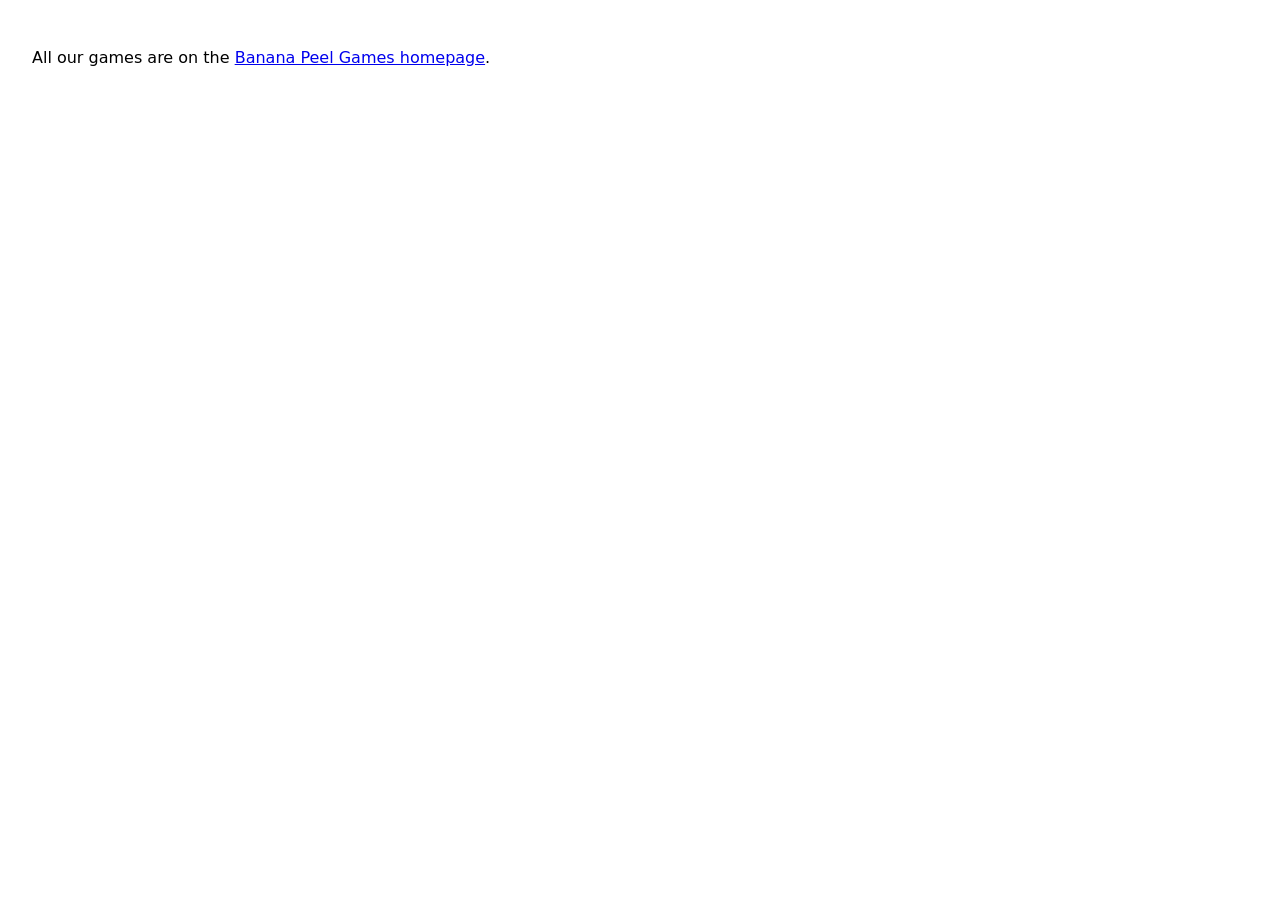
<file: index.html>
<!doctype html>
<html lang="en">
<head>
<meta charset="utf-8">
<meta name="viewport" content="width=device-width, initial-scale=1">
<title>Banana Peel Games</title>
<link rel="canonical" href="https://iphoneos0.com/">
<!-- 2026-11-29：每日一游原来的首页并进了网站首页（环球躲烟仓库 site/index.html），这里只负责跳过去。
     本机调试时不跳（检查工具把 site/ 当网站根目录） -->
<script>if (/^\/daily\//.test(location.pathname)) location.replace('/' + location.search + location.hash);</script>
<link rel="icon" href="brand/favicon-32.png" sizes="32x32">
</head>
<body style="font: 16px system-ui, sans-serif; padding: 24px">
<p>All our games are on the <a href="https://iphoneos0.com/">Banana Peel Games homepage</a>.</p>
</body>
</html>
</file>
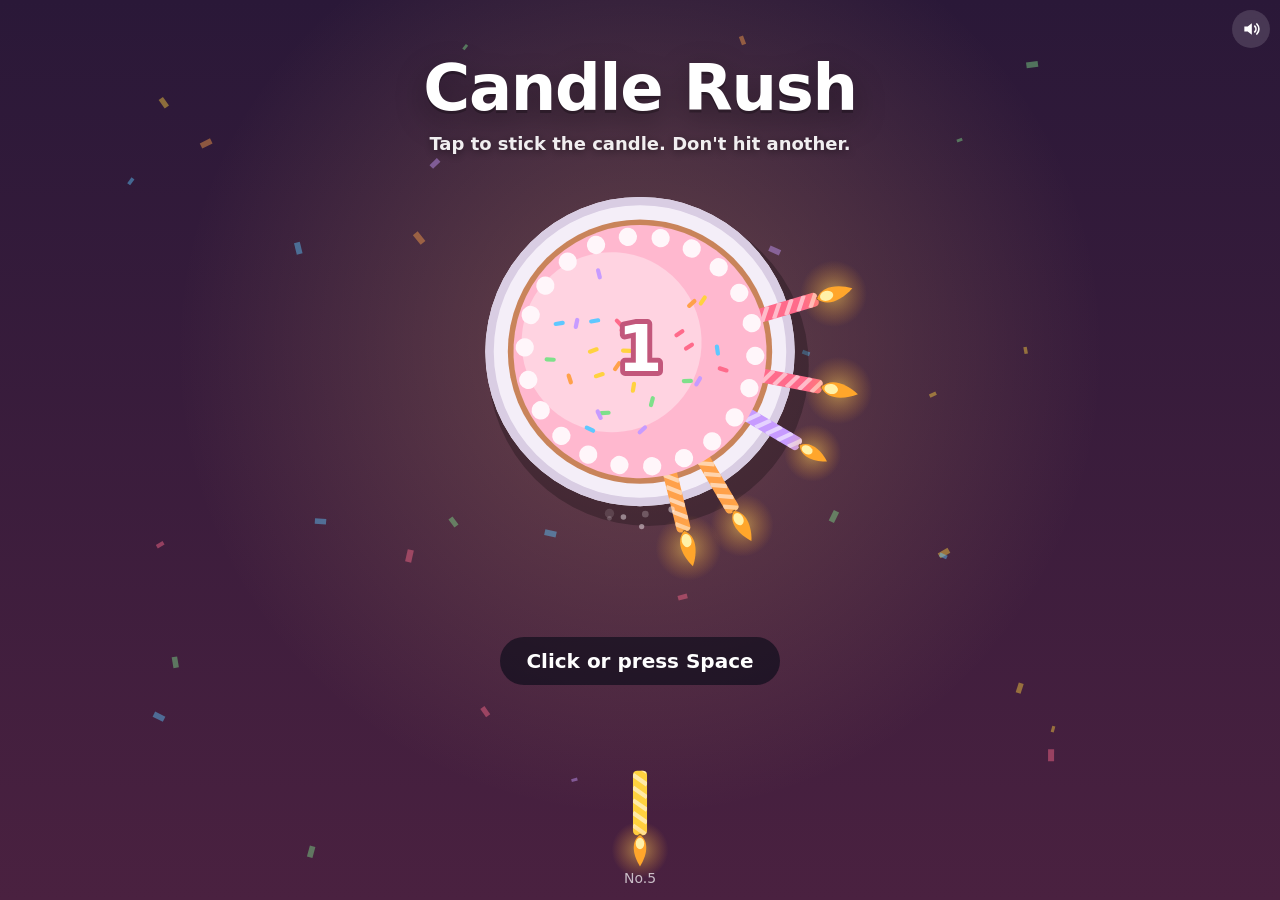
<file: candlerush/index.html>
<!doctype html>
<html lang="en">
<head>
<meta charset="utf-8">
<script src="../frame.js"></script>
<meta name="viewport" content="width=device-width, initial-scale=1, viewport-fit=cover, user-scalable=no">
<meta name="theme-color" content="#2a1838">
<meta name="apple-mobile-web-app-capable" content="yes">
<meta name="mobile-web-app-capable" content="yes">
<title>Candle Rush · Banana Peel Games</title>
<meta name="description" content="Tap to stick the candle. Don't hit another. A tiny free game for your phone, tablet or computer.">
<meta property="og:type" content="website">
<meta property="og:title" content="Candle Rush">
<meta property="og:description" content="Tap to stick the candle. Don't hit another.">
<meta property="og:image" content="https://iphoneos0.com/daily/candlerush/og.jpg">
<meta property="og:url" content="https://iphoneos0.com/daily/candlerush/">
<meta name="twitter:card" content="summary_large_image">
<link rel="icon" href="../icon.png">
<link rel="apple-touch-icon" href="../icon.png">
<link rel="manifest" href="../manifest.webmanifest">
<link rel="stylesheet" href="../kit/kit.css">
<style>:root { --k-bg: #2a1838; }</style>
</head>
<body>
<noscript>This game needs JavaScript.</noscript>
<script src="../a.js"></script>
<script src="../ads.js"></script>
<script src="../kit/kit.js"></script>
<script src="game.js"></script>
</body>
</html>
</file>
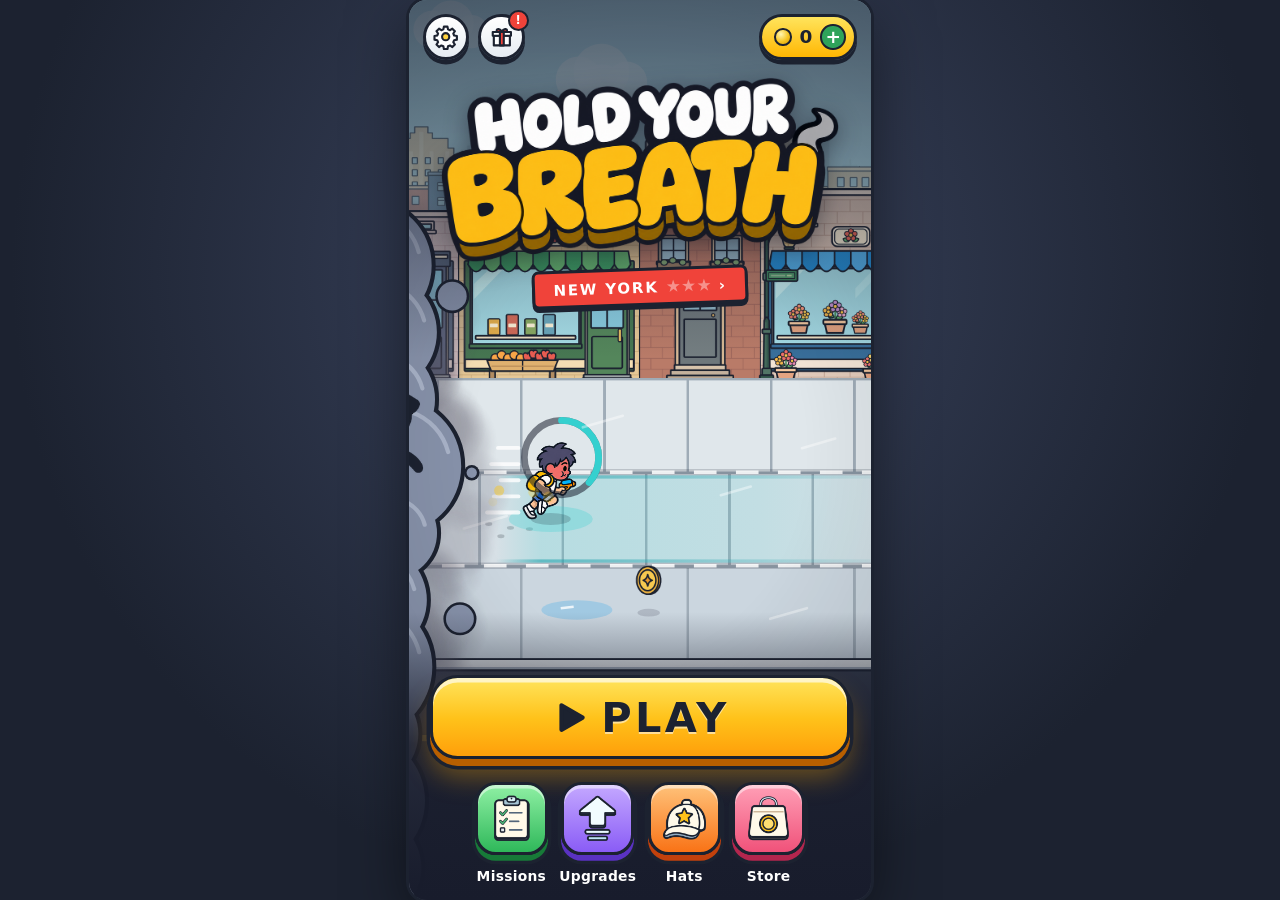
<file: hyb/index.html>
<!doctype html>
<html lang="en">
<head>
<meta charset="utf-8">
<meta name="viewport" content="width=device-width,initial-scale=1,maximum-scale=1,user-scalable=no,viewport-fit=cover">
<meta name="theme-color" content="#2b3140">
<meta name="apple-mobile-web-app-capable" content="yes">
<script src="../frame.js"></script>
<title>Hold Your Breath · Banana Peel Games</title>
<meta name="build" content="hyb a2eeeef">
<meta name="description" content="Hold your breath and outrun the smog. Free in your browser, also on iPhone.">
<meta property="og:type" content="website">
<meta property="og:title" content="Hold Your Breath">
<meta property="og:description" content="Hold your breath. Outrun the smog.">
<meta property="og:image" content="https://iphoneos0.com/daily/hyb/og.jpg">
<meta property="og:url" content="https://iphoneos0.com/daily/hyb/">
<meta name="twitter:card" content="summary_large_image">
<meta name="apple-itunes-app" content="app-id=6835118803">
<link rel="apple-touch-icon" href="assets/img/app-icon.jpg">
<link rel="icon" href="assets/img/app-icon.jpg">
<link rel="stylesheet" href="css/game.css">
</head>
<body>
<!-- 多语言（js/i18n.js）：data-t 的文字、data-ta 的 aria-label 在切换语言时换掉；由代码写进去的字不加这两个，各自在 main.js 里过 HYB.L -->
<div id="turn" hidden><p data-t>Turn your phone upright</p></div>
<div id="app">
  <div id="stage">
    <canvas id="cv" aria-label="City street, side view" data-ta></canvas>

    <div id="pad">
      <div id="mini">
        <button id="bPause" type="button" aria-label="Pause" data-ta><svg viewBox="0 0 24 24"><rect x="6" y="5" width="4" height="14" rx="1.5"/><rect x="14" y="5" width="4" height="14" rx="1.5"/></svg></button>
        <button id="bMute" type="button" aria-label="Sound" data-ta><svg viewBox="0 0 24 24"><path d="M4 9h4l5-4v14l-5-4H4z"/><path class="wave" d="M16 8.5a5 5 0 0 1 0 7M18.5 6a8.5 8.5 0 0 1 0 12" fill="none" stroke-width="2" stroke-linecap="round"/></svg></button>
      </div>
    </div>

    <section id="loading" class="veil">
      <img class="loadlogo" src="assets/img/logo.png" alt="">
      <div class="load"><b data-t>Packing…</b><span><i id="loadBar"></i></span></div>
    </section>

    <section id="title" class="veil" hidden>
      <div class="topbar">
        <div class="lefts">
          <button id="bSettings" class="round" type="button" aria-label="Settings" data-ta><svg viewBox="0 0 24 24" fill="#fff" stroke="#1c2230" stroke-width="2" stroke-linejoin="round"><path d="M10.3 2.5h3.4l.5 2.6 1.9.8 2.2-1.5 2.4 2.4-1.5 2.2.8 1.9 2.6.5v3.4l-2.6.5-.8 1.9 1.5 2.2-2.4 2.4-2.2-1.5-1.9.8-.5 2.6h-3.4l-.5-2.6-1.9-.8-2.2 1.5-2.4-2.4 1.5-2.2-.8-1.9-2.6-.5v-3.4l2.6-.5.8-1.9-1.5-2.2 2.4-2.4 2.2 1.5 1.9-.8z"/><circle cx="12" cy="12" r="3.4" fill="#ffd23f"/></svg></button>
          <button id="bTunes" class="round tunesbtn" type="button" aria-label="Music test" data-ta hidden>♪</button>
          <button id="bGift" class="round gift" type="button" aria-label="Daily rewards" data-ta><svg viewBox="0 0 24 24" stroke="#1c2230" stroke-width="2" stroke-linejoin="round" stroke-linecap="round"><path d="M4.5 11h15v9h-15z" fill="#fff"/><path d="M3.5 7.500h17V11h-17z" fill="#fff"/><path d="M10.200 7.500h3.600V20h-3.600z" fill="#f0433a"/><path d="M12 7.500C10.500 4 7 4 7.200 6.200 7.400 7.600 10 7.500 12 7.500zM12 7.500c1.500-3.500 5-3.500 4.800-1.300-.2 1.400-2.800 1.300-4.800 1.300z" fill="#f0433a"/></svg><i class="badge" id="tGiftBadge" hidden>!</i></button>
        </div>
        <p class="bestpill" id="keys" hidden><svg viewBox="0 0 24 24" fill="#ffd23f" stroke="#1c2230" stroke-width="2.200" stroke-linejoin="round" stroke-linecap="round"><path d="M7 4h10v5a5 5 0 0 1-10 0z"/><path d="M7 5.500H4c0 3 1.500 4.500 3.500 4.500M17 5.500h3c0 3-1.500 4.500-3.500 4.500" fill="none"/><path d="M12 14v3.500M8.500 20h7" fill="none"/></svg><span id="tBest"></span></p>
        <button id="bCoins" class="coin" type="button" aria-label="Store" data-ta><span id="tCoins">0</span><i>+</i></button>
      </div>
      <div class="head">
        <img id="tLogo" class="logoimg" alt="Hold Your Breath">
        <button id="bCities" class="ribbon" type="button">NEW YORK · CHAPTER 1</button>
      </div>
      <div class="menu">
        <button id="tGoal" class="goal" type="button" hidden></button>
        <button id="bStart" class="play" type="button"><svg viewBox="0 0 24 24"><path d="M7 4.5v15l13-7.5z" fill="#1c2230" stroke="#1c2230" stroke-width="2.5" stroke-linejoin="round"/></svg><span data-t>PLAY</span></button>
        <div class="tiles">
          <button id="bDaily" class="tile t-daily" type="button" hidden><img data-img="icon-daily" alt=""><b data-t>Daily</b><i class="badge" id="tDailyBadge" hidden>!</i></button>
          <button id="bMissions" class="tile t-miss" type="button"><img data-img="icon-missions" alt=""><b data-t>Missions</b><i class="badge" id="tMDone" hidden></i></button>
          <button id="bShop" class="tile t-up" type="button"><img data-img="icon-upgrades" alt=""><b data-t>Upgrades</b><i class="badge" id="tUpBadge" hidden>!</i></button>
          <button id="bHats" class="tile t-hats" type="button"><img id="tHatImg" alt=""><b data-t>Hats</b><i class="badge" id="tHatBadge" hidden>!</i></button>
          <button id="bStore" class="tile t-store" type="button"><img data-img="icon-store" alt=""><b data-t>Store</b></button>
        </div>
      </div>
    </section>

    <section id="pause" class="veil center" hidden>
      <article class="tag small">
        <div class="mhead"><h2 data-t>Take five.</h2></div>
        <ul class="missions pmissions" id="pMissions"></ul>
        <button id="bResume" class="go" type="button" data-t>Keep running</button>
        <div class="row2 psw">
          <button id="bMusic" class="setrow" type="button">Music: on</button>
          <button id="bSfx" class="setrow" type="button">Sound effects: on</button>
        </div>
        <button id="bBuzz" class="setrow" type="button" hidden>Vibration: on</button>
        <button id="bStyle" class="ghost" type="button" hidden>Music style: A · Original</button>
        <button id="bHowPause" class="ghost" type="button" data-t>How to play</button>
        <button id="bQuit" class="ghost quit" type="button" data-t>Quit run</button>
      </article>
    </section>

    <!-- 结算：上半截是画布上被追上的那一幕，这里只有下半截和右上角的钱包 -->
    <section id="over" class="veil" hidden>
      <div class="otop">
        <div class="oflags" id="oFlags"></div>
        <span id="oWallet" class="wallet"><span id="oCoins">0</span></span>
      </div>
      <div class="obot">
        <p class="odist"><b id="oDist">0</b><span data-t>m</span></p>
        <p class="oline" id="oLine"></p>
        <div class="oroute">
          <div class="route" id="oRoute"></div>
          <p class="onext" id="oNext"></p>
          <button id="bDayGo" class="daygo" type="button" hidden></button>
        </div>
        <p class="otip" id="oTip"></p>
        <button id="bRetry" class="play again" type="button"><svg viewBox="0 0 24 24" fill="none" stroke="#1c2230" stroke-width="3.200" stroke-linecap="round" stroke-linejoin="round"><path d="M19.500 12a7.500 7.500 0 1 1-2.200-5.300"/><path d="M19.800 3.500v4.700h-4.700"/></svg><span>RUN AGAIN</span></button>
        <!-- 这一局进了多少金币、在攒什么（2026-11-21，docs/32）：挨着下面的看广告翻倍和升级按钮 -->
        <div class="ocoins"><p class="oearn" id="oEarn"></p><button id="oGoal" class="goal sm" type="button" hidden></button></div>
        <div class="orow">
          <button id="bHome" class="round lg" type="button" aria-label="Home" data-ta><svg viewBox="0 0 24 24" fill="#fff" stroke="#1c2230" stroke-width="2.200" stroke-linejoin="round" stroke-linecap="round"><path d="M3.500 11.500 12 4l8.500 7.500"/><path d="M6 10v10h4.500v-5.500h3V20H18V10"/></svg></button>
          <div class="lucky" id="oLucky"><div class="lbar" id="oBar"><i class="needle" id="oNeedle"></i></div><button id="bDouble" class="dbl" type="button"></button></div>
          <button id="bShop2" class="round lg up" type="button" aria-label="Upgrades" data-ta><img data-img="icon-upgrades" alt=""><i class="badge" id="oUpBadge" hidden>!</i></button>
        </div>
      </div>
    </section>

    <section id="revive" class="veil bottom" hidden>
      <article class="tag small">
        <div class="mhead"><h2 data-t>Keep going?</h2></div>
        <p id="rvText"></p>
        <i class="rvbar"><i id="rvFill"></i></i>
        <button id="bRevive" class="go" type="button" data-t>▶︎ Watch an ad</button>
        <button id="bRevivePay" class="go pay" type="button">Pay coins</button>
        <p class="legal"><button id="bNoRevive" type="button">No thanks</button></p>
      </article>
    </section>

    <section id="missions" class="veil center" hidden>
      <article class="tag small shop">
        <div class="mhead"><h2 id="tRank">Missions</h2><span id="mCoins" class="coin">0</span></div><button id="bMissionsClose" class="x" type="button" aria-label="Close" data-ta><svg viewBox="0 0 24 24"><path d="M6 6l12 12M18 6 6 18"/></svg></button>
        <ul class="missions" id="tMissions"></ul>
        <p class="note" id="mNote"></p>
      </article>
    </section>

    <section id="story" class="vn" hidden>
      <img id="stBg" class="bg" alt="">
      <div class="cast"><img id="stL" class="l" alt=""><img id="stR" class="r" alt=""></div>
      <button id="bStorySkip" class="chip" type="button" data-t>Skip</button>
      <div class="dlg" id="stDlg">
        <b class="name" id="stName"></b>
        <p id="stText"></p>
        <i class="more" id="stMore"></i>
      </div>
    </section>

    <!-- 帽子：收集。上面是戴上的样子（没拿到的也能先试戴），下面八顶，一个按钮：戴上 / 摘下 / 买 -->
    <section id="hats" class="veil center" hidden>
      <article class="tag small shop">
        <div class="mhead"><h2><span data-t>Hats</span> <small id="hCount"></small></h2><span id="hCoins" class="coin">0</span></div><button id="bHatsClose" class="x" type="button" aria-label="Close" data-ta><svg viewBox="0 0 24 24"><path d="M6 6l12 12M18 6 6 18"/></svg></button>
        <!-- 舞台：一条矮的，Leo 戴着选中的帽子来回走（main.js 的 hatStage）；名字、来路、怎么拿在舞台下面一行 -->
        <div class="hatpick"><canvas id="hStage" aria-hidden="true"></canvas><i class="try" id="hTry" hidden></i></div>
        <div class="hatinfo"><b id="hName"></b><i class="rar" id="hRar"></i><span id="hHow"></span></div>
        <div class="hatgrid" id="hGrid"></div>
        <button id="bHatGo" class="go" type="button">Wear it</button>
        <button id="bHatRent" class="go rent" type="button" hidden></button>
      </article>
    </section>

    <!-- 七日签到（docs/20）：七张奖励卡，今天那张发光，领了盖章、金币飞进钱包；第 7 天是大奖 -->
    <section id="checkin" class="veil center" hidden>
      <article class="tag small shop ci">
        <div class="mhead"><h2 data-t>Daily Rewards</h2><span id="ciCoins" class="coin">0</span></div><button id="bCiClose" class="x" type="button" aria-label="Close" data-ta><svg viewBox="0 0 24 24"><path d="M6 6l12 12M18 6 6 18"/></svg></button>
        <p class="cisub" id="ciSub"></p>
        <div class="cigrid" id="ciGrid"></div>
        <p class="cinote" id="ciNote"></p>
        <div class="cibtns"><button id="bCiClaim" class="go" type="button" data-t>Claim</button><button id="bCiDouble" class="go civid" type="button" data-t>▶︎ Claim ×2</button></div>
      </article>
    </section>

    <!-- 第一次跑完每日挑战：问一句要不要明天提醒（说好了才弹系统的通知权限） -->
    <section id="remind" class="veil center" hidden>
      <article class="tag small">
        <div class="mhead"><h2 data-t>Tomorrow’s run?</h2></div>
        <p data-t>There’s a new daily street every day. Want a nudge tomorrow at 6 pm, so your streak doesn’t break?</p>
        <button id="bRemindYes" class="go" type="button" data-t>Remind me</button>
        <button id="bRemindNo" class="ghost" type="button" data-t>Not now</button>
      </article>
    </section>

    <section id="cities" class="veil center" hidden>
      <article class="tag small shop">
        <div class="mhead"><h2 data-t>Your trip</h2></div><button id="bCitiesClose" class="x" type="button" aria-label="Close" data-ta><svg viewBox="0 0 24 24"><path d="M6 6l12 12M18 6 6 18"/></svg></button>
        <p class="note" id="cNote"></p>
        <div id="cList" class="shoplist"></div>
        <p class="note daynote" id="cDaysNote" data-t hidden>Start from a day you’ve reached:</p>
        <div id="cDays" class="days"></div>
      </article>
    </section>

    <!-- 试听配乐：测试用，选定一种以后连同 bTunes、bStyle 一起删 -->
    <section id="tunes" class="veil center" hidden>
      <article class="tag small shop">
        <div class="mhead"><h2 data-t>Music test</h2><span data-t>same tune · 4 styles</span></div>
        <div id="tuStyles" class="tunes"></div>
        <div id="tuSongs" class="row3"></div>
        <button id="bTunesClose" class="go" type="button" data-t>Use this one</button>
      </article>
    </section>

    <section id="daily" class="veil center" hidden>
      <article class="tag small shop">
        <div class="mhead"><h2 id="dTitle">Daily run</h2><span id="dCoins" class="coin">0</span></div><button id="bDailyClose" class="x" type="button" aria-label="Close" data-ta><svg viewBox="0 0 24 24"><path d="M6 6l12 12M18 6 6 18"/></svg></button>
        <p class="note" id="dNote"></p>
        <div class="streak" id="dStreak"></div>
        <div class="gearpick still" id="dGear"></div>
        <ul class="missions" id="dGoals"></ul>
        <button id="bDailyGo" class="go" type="button" data-t>Play today’s run</button>
      </article>
    </section>

    <section id="store" class="veil center" hidden>
      <article class="tag small shop">
        <div class="mhead"><h2 data-t>Store</h2><span id="stCoins" class="coin">0</span></div><button id="bStoreClose" class="x" type="button" aria-label="Close" data-ta><svg viewBox="0 0 24 24"><path d="M6 6l12 12M18 6 6 18"/></svg></button>
        <div id="stList" class="shoplist"></div>
        <p class="note" id="stNote"></p>
        <button id="bResetCoins" class="ghost" type="button" data-t hidden>Test build: set my coins back to 0</button>
        <p class="legal"><button id="bRestore" type="button" data-t>Restore purchases</button></p>
      </article>
    </section>

    <section id="shop" class="veil center" hidden>
      <article class="tag small shop">
        <div class="mhead"><h2 data-t>Upgrades</h2><span id="sCoins" class="coin">0</span></div><button id="bShopClose" class="x" type="button" aria-label="Close" data-ta><svg viewBox="0 0 24 24"><path d="M6 6l12 12M18 6 6 18"/></svg></button>
        <p class="note" id="sNote">Permanent. Every run starts stronger.</p>
        <div id="sList" class="shoplist"></div>
      </article>
    </section>

    <section id="gear" class="veil center" hidden>
      <article class="tag small shop">
        <div class="mhead"><h2 data-t>Pick gear</h2><span id="gCoins" class="coin">0</span></div><button id="bGearBack" class="x" type="button" aria-label="Close" data-ta><svg viewBox="0 0 24 24"><path d="M6 6l12 12M18 6 6 18"/></svg></button>
        <p class="note" id="gNote">One item, for this run only.</p>
        <div id="gList" class="shoplist"></div>
        <button id="bGearAd" class="go civid" type="button" hidden></button>
        <div class="row2">
          <button id="bReroll" class="ghost" type="button">Reroll</button>
          <button id="bGearSkip" class="ghost" type="button" data-t>Run without gear</button>
        </div>
      </article>
    </section>

    <!-- 设置（2026-11-17）：主页左上角的齿轮。语言、声音、震动、每日提醒、怎么玩、故事、隐私政策都在这里。
         原来语言藏在暂停菜单和「怎么玩」里，问号、故事各占主页一个圆按钮 -->
    <section id="settings" class="veil center" hidden>
      <article class="tag small settings">
        <div class="mhead"><h2 data-t>Settings</h2></div>
        <button id="bSetClose" class="x" type="button" aria-label="Close" data-ta><svg viewBox="0 0 24 24"><path d="M6 6l12 12M18 6 6 18"/></svg></button>
        <p class="setlab"><svg class="ico" viewBox="0 0 24 24" aria-hidden="true" stroke="#1c2230" stroke-width="2.2" stroke-linejoin="round" stroke-linecap="round"><circle cx="12" cy="12" r="8.6" fill="#8fd8ff"/><path d="M3.6 12h16.8M12 3.4c2.6 2.6 3.6 5.6 3.6 8.6s-1 6-3.6 8.6c-2.6-2.6-3.6-5.6-3.6-8.6s1-6 3.6-8.6z" fill="none" stroke-width="1.8"/></svg> <span data-t>Language</span></p>
        <div class="row2 langs" id="sLangs"></div>
        <p class="setlab" data-t>Sound</p>
        <div class="setlist">
          <button id="sMusic" class="setrow" type="button"></button>
          <button id="sSfx" class="setrow" type="button"></button>
          <button id="sBuzz" class="setrow" type="button" hidden></button>
          <button id="sRemind" class="setrow" type="button" hidden></button>
        </div>
        <div class="row2 more">
          <button id="sHow" class="ghost" type="button" data-t>How to play</button>
          <button id="sStory" class="ghost" type="button" data-t>Story</button>
        </div>
        <p class="legal"><button id="bPolicy" type="button" data-t>Privacy policy</button><button id="bAdChoices" type="button" data-t hidden>Ad privacy choices</button></p>
      </article>
    </section>

    <section id="how" class="veil center" hidden>
      <article class="tag how">
        <div class="mhead"><h2 id="howHead" data-t>How to play</h2></div>
        <ul class="howlist" id="howList"></ul>
        <button id="bHowClose" class="go" type="button" data-t>Got it</button>
        <button id="bLog" class="ghost" type="button" data-t hidden>Playtest log</button>
        <button id="bCourse" class="ghost" type="button" hidden>Track</button>
        <p class="diag" id="diag"></p>
      </article>
    </section>

    <!-- 试玩记录：测试者模式里才看得到（docs/02 的 5 人试玩） -->
    <section id="log" class="veil center" hidden>
      <article class="tag small shop logbox">
        <div class="mhead"><h2 data-t>Playtest log</h2></div>
        <pre id="logText"></pre>
        <div class="row2"><button id="bLogCopy" class="ghost" type="button" data-t>Copy</button><button id="bLogClear" class="ghost" type="button" data-t>Clear</button></div>
        <button id="bLogClose" class="go" type="button" data-t>Close</button>
      </article>
    </section>
    <!-- 隐私政策：打包在游戏里的 privacy.html，没网也能看 -->
    <section id="policy" class="veil center" hidden>
      <article class="tag policybox">
        <iframe id="policyFrame" title="Privacy policy"></iframe>
        <button id="bPolicyClose" class="go" type="button" data-t>Close</button>
      </article>
    </section>
    <!-- 开奖（docs/33）：买到东西、看广告领到东西的那一下，整屏亮起来：转的光、大图弹出来、数字往上滚、彩纸、Leo 在下面道谢 -->
    <section id="reward" class="veil center rw" hidden>
      <div class="rwbox">
        <i class="rwrays"></i>
        <p class="rwkick" id="rwKick"></p>
        <div class="rwpic" id="rwPic"></div>
        <h2 class="rwtitle" id="rwTitle"></h2>
        <p class="rwsub" id="rwSub"></p>
        <button id="bRwGo" class="go" type="button" data-t>Collect</button>
        <button id="bRwNext" class="goal" type="button" hidden></button>
      </div>
      <div class="rwconf" id="rwConf"></div>
      <img class="rwleo" src="assets/img/bust-leo-happy.png" alt="">
      <p class="rwsay" id="rwSay"></p>
    </section>
    <section id="ad" class="veil center" hidden>
      <article class="adbox">
        <p class="kicker" id="adKick" data-t>Ad placeholder</p>
        <h2 id="adTitle"></h2>
        <p id="adText"></p>
        <button id="bAdClose" class="ghost" type="button" disabled>3</button>
      </article>
    </section>
  </div>
</div>
<script src="../a.js"></script>
<script src="../ads.js"></script>
<script src="web.js"></script>
<script src="js/manifest.js"></script>
<script src="js/core.js"></script>
<script src="js/hats.js"></script>
<script src="js/bossfit.js"></script>
<script>
  if (window.hybNativeStore) document.documentElement.classList.add('hyb-ios');
  HYB.store = window.hybNativeStore ?? {
    get(k) { try { return localStorage.getItem(k); } catch (e) { return null; } },
    set(k, v) { try { localStorage.setItem(k, v); } catch (e) {} }
  };
</script>
<script src="js/i18n.js"></script>
<script>HYB.applyStatic();</script>
<script src="js/render.js"></script>
<script src="js/audio.js"></script>
<script src="js/autopilot.js"></script>
<script src="js/main.js"></script>
</body>
</html>
</file>
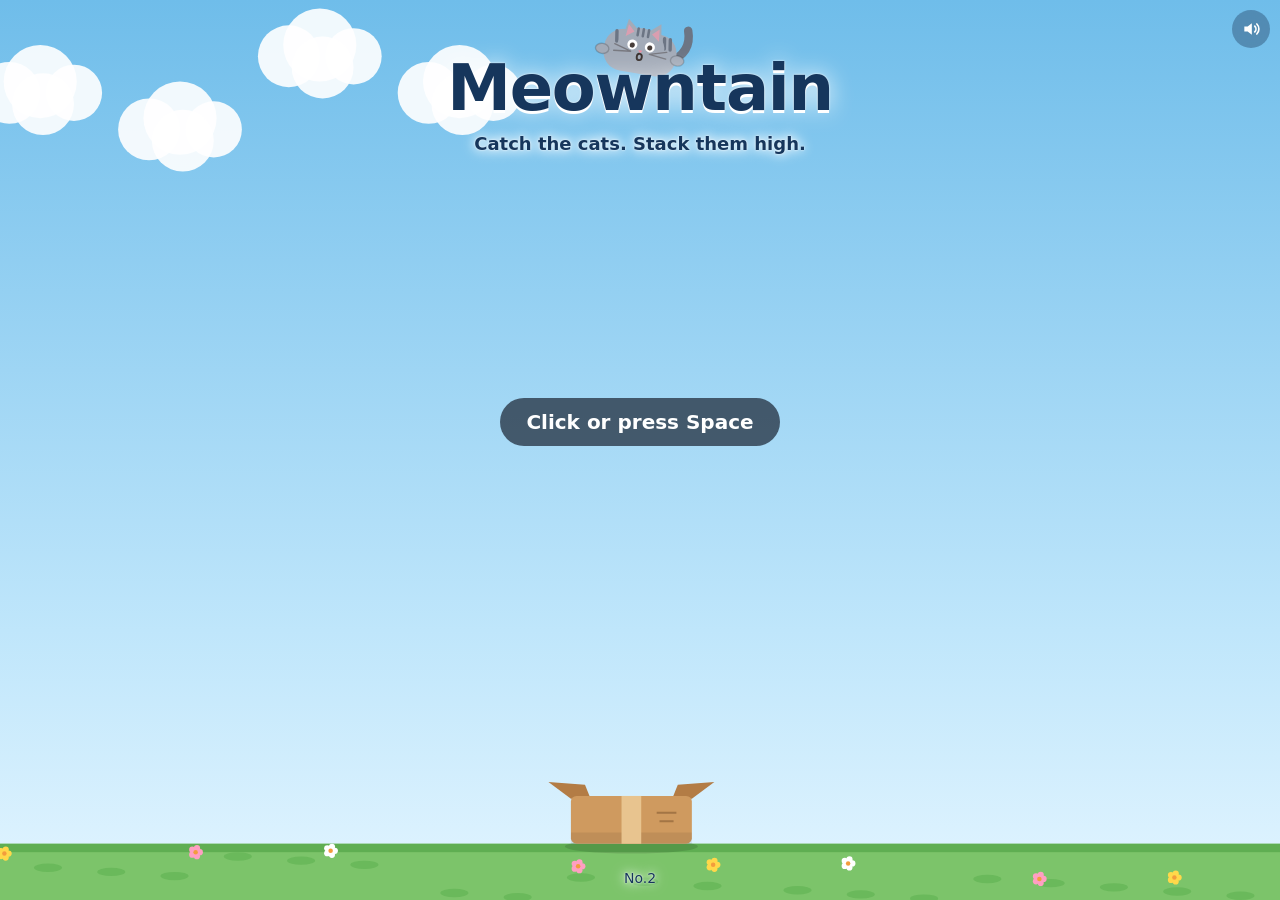
<file: meowntain/index.html>
<!doctype html>
<html lang="en">
<head>
<meta charset="utf-8">
<script src="../frame.js"></script>
<meta name="viewport" content="width=device-width, initial-scale=1, viewport-fit=cover, user-scalable=no">
<meta name="theme-color" content="#8fd0f2">
<meta name="apple-mobile-web-app-capable" content="yes">
<meta name="mobile-web-app-capable" content="yes">
<title>Meowntain · Banana Peel Games</title>
<meta name="description" content="Catch the cats. Stack them high. A tiny free game for your phone, tablet or computer.">
<meta property="og:type" content="website">
<meta property="og:title" content="Meowntain">
<meta property="og:description" content="Catch the cats. Stack them high.">
<meta property="og:image" content="https://iphoneos0.com/daily/meowntain/og.jpg">
<meta property="og:url" content="https://iphoneos0.com/daily/meowntain/">
<meta name="twitter:card" content="summary_large_image">
<link rel="icon" href="../icon.png">
<link rel="apple-touch-icon" href="../icon.png">
<link rel="manifest" href="../manifest.webmanifest">
<link rel="stylesheet" href="../kit/kit.css">
<style>:root { --k-bg: #8fd0f2; }</style>
</head>
<body>
<noscript>This game needs JavaScript.</noscript>
<script src="../a.js"></script>
<script src="../ads.js"></script>
<script src="../kit/kit.js"></script>
<script src="game.js"></script>
</body>
</html>
</file>
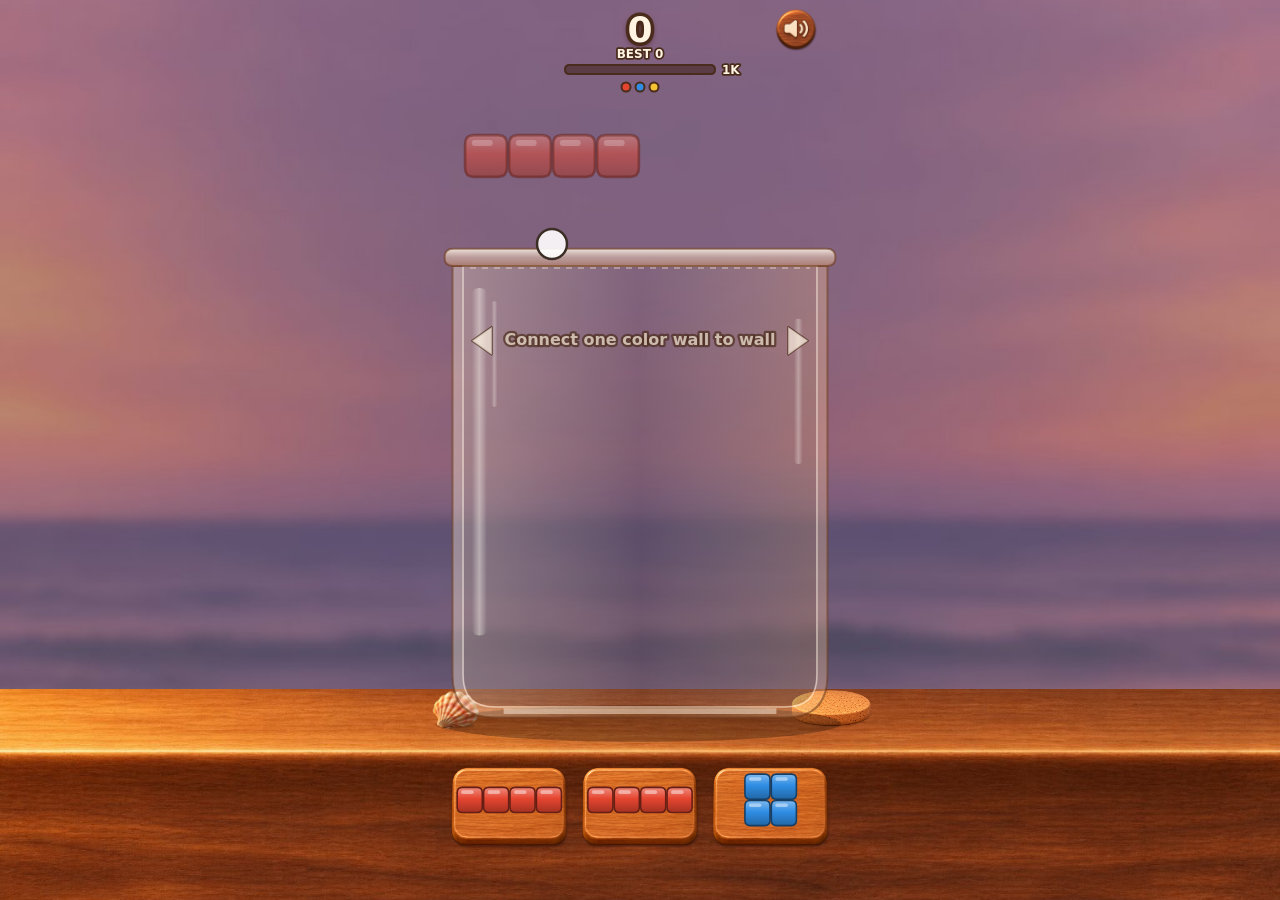
<file: sandjar/index.html>
<!doctype html>
<html lang="en">
<head>
<meta charset="utf-8">
<meta name="viewport" content="width=device-width,initial-scale=1,maximum-scale=1,user-scalable=no,viewport-fit=cover">
<meta name="apple-mobile-web-app-capable" content="yes">
<meta name="theme-color" content="#5E4A86">
<script src="../frame.js"></script>
<title>Sand Jar · Banana Peel Games</title>
<meta name="build" content="fa68acd">
<meta name="description" content="Drop the blocks. Join colors wall to wall. A free sand puzzle for your phone, tablet or computer.">
<meta property="og:type" content="website">
<meta property="og:title" content="Sand Jar">
<meta property="og:description" content="Drop the blocks. Join colors wall to wall.">
<meta property="og:image" content="https://iphoneos0.com/daily/sandjar/og.jpg">
<meta property="og:url" content="https://iphoneos0.com/daily/sandjar/">
<meta name="twitter:card" content="summary_large_image">
<link rel="icon" href="../icon.png">
<link rel="apple-touch-icon" href="../icon.png">
<link rel="manifest" href="../manifest.webmanifest">
<script>window.SAND_SITE = 'daily';</script>
<script src="../a.js"></script>
<script src="../ads.js"></script>
<style>
  :root { --sat: env(safe-area-inset-top, 0px); --sab: env(safe-area-inset-bottom, 0px); }
  html, body { margin: 0; height: 100%; overflow: hidden; background: #5E4A86; -webkit-user-select: none; user-select: none; -webkit-touch-callout: none; -webkit-tap-highlight-color: transparent; font-family: ui-rounded, "SF Pro Rounded", "Arial Rounded MT Bold", "Nunito", system-ui, sans-serif; }
  #cv { display: block; touch-action: none; }
  .ov { position: fixed; inset: 0; display: flex; align-items: center; justify-content: center; background: rgba(60, 45, 30, .35); }
  .hide { display: none; }
  /* 卡片和按钮跟着 A「日落海边」：奶白卡片、可可棕粗边、琥珀色胖按钮（docs/07） */
  .card { background: linear-gradient(#FFF7E8, #F6E3C6); border: 4px solid #4A2C1C; border-radius: 24px; padding: 28px 26px; min-width: 240px; max-width: 86vw; text-align: center; box-shadow: 0 6px 0 #4A2C1C, 0 14px 40px rgba(40, 10, 20, .35); }
  .card h2 { margin: 0 0 6px; font-size: 20px; color: #7A4A2C; font-weight: 800; }
  .big { font-size: 52px; font-weight: 900; color: #4A2C1C; margin: 4px 0; }
  .best { font-size: 14px; color: #8A5E40; font-weight: 700; margin-bottom: 18px; }
  .new { color: #E5452F; font-weight: 900; }
  button.go { font: 900 21px ui-rounded, "SF Pro Rounded", "Arial Rounded MT Bold", system-ui, sans-serif; color: #FFF4E2; background: linear-gradient(#FFB648, #E77A1E); border: 3px solid #4A2C1C; border-radius: 18px; padding: 13px 30px; box-shadow: 0 5px 0 #4A2C1C; cursor: pointer; text-shadow: 0 2px 0 #4A2C1C, 1px 0 0 #4A2C1C, -1px 0 0 #4A2C1C, 0 -1px 0 #4A2C1C; }
  button.go:active { transform: translateY(3px); box-shadow: 0 2px 0 #4A2C1C; }
  /* 结果卡片压在底盘的位置，瓶子里的沙画整个露出来 */
  #over { align-items: flex-end; background: rgba(40, 20, 30, .12); padding-bottom: calc(var(--sab) + 12px); }
  #over .card { display: flex; align-items: center; justify-content: space-between; gap: 18px; padding: 10px 14px 10px 20px; text-align: left; border-radius: 20px; }
  #over h2 { font-size: 13px; margin: 0; }
  #over .big { font-size: 34px; margin: 0; line-height: 1.1; }
  #over .best { font-size: 13px; margin: 0; }
  #over button.go { padding: 12px 22px; font-size: 18px; white-space: nowrap; }
  #over .btns { display: flex; flex-direction: column; align-items: center; gap: 6px; }
  #over .more { font: 800 13px ui-rounded, "SF Pro Rounded", system-ui, sans-serif; color: #7A4A2C; text-decoration: underline; }
  #logSum { font-size: 13px; color: #5B4A3A; margin: 6px 0 10px; }
  #logTxt { width: 78vw; max-width: 520px; height: 46vh; font: 11px ui-monospace, monospace; }
  /* 开屏（2026-11-28，每日一游 docs/05「游戏里怎么放标志」，你选了 B）：用这款游戏自己的日落背景，压暗、模糊，
     中间是 Banana Peel Games 的标志。一打开就盖住，一秒多后淡出进游戏；点一下可以跳过。玩的时候和结束画面不放标志 */
  #splash { position: fixed; inset: 0; z-index: 50; display: flex; align-items: center; justify-content: center; overflow: hidden; background: #3B2F4C; transition: opacity .45s ease; }
  #splash::before { content: ""; position: absolute; inset: -40px; background: url(img/bg_sky.jpg) center / cover; filter: blur(10px) brightness(.62); }
  #splash img { position: relative; width: min(46vw, 230px); height: auto; margin-top: -4vh; filter: drop-shadow(0 4px 10px rgba(0, 0, 0, .35)); }
  #splash.out { opacity: 0; pointer-events: none; }
</style>
</head>
<body>
<div id="splash"><img src="img/brand-splash.png" alt="Banana Peel Games"></div>
<canvas id="cv"></canvas>
<div id="over" class="ov hide"><div class="card">
  <div><h2>The jar is full</h2>
  <div class="big" id="ovScore">0</div>
  <div class="best" id="ovBest"></div></div>
  <div class="btns"><button class="go" id="again">Play again</button><a class="more hide" id="more" href="../">More games</a></div>
</div></div>
<div id="log" class="ov hide"><div class="card">
  <h2>Playtest log</h2>
  <div id="logSum"></div>
  <textarea id="logTxt" readonly></textarea><br><br>
  <button class="go" id="logCopy">Copy</button>
</div></div>
<script src="js/sim.js"></script>
<script src="js/audio.js"></script>
<script src="js/game.js"></script>
</body>
</html>
</file>
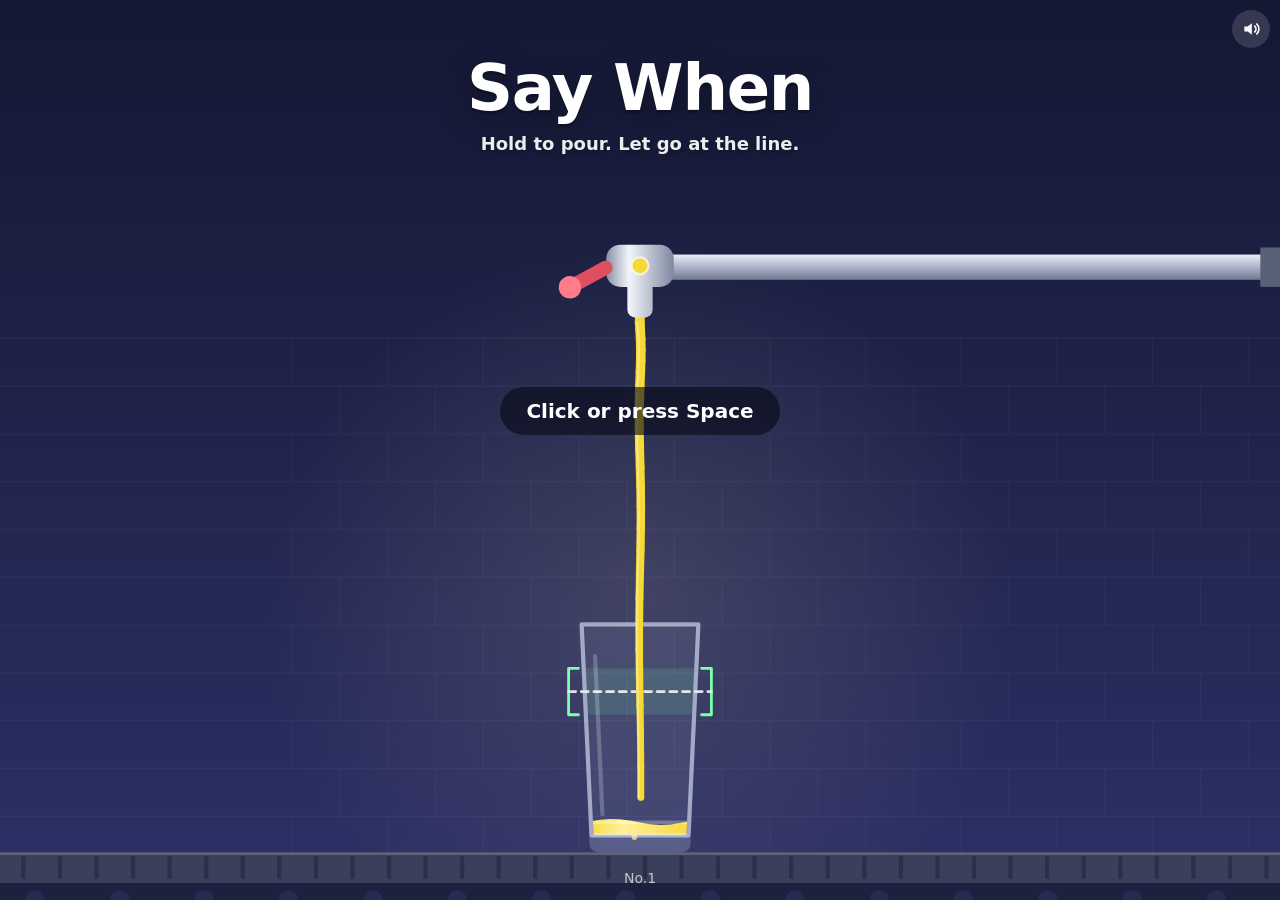
<file: saywhen/index.html>
<!doctype html>
<html lang="en">
<head>
<meta charset="utf-8">
<script src="../frame.js"></script>
<meta name="viewport" content="width=device-width, initial-scale=1, viewport-fit=cover, user-scalable=no">
<meta name="theme-color" content="#171b36">
<meta name="apple-mobile-web-app-capable" content="yes">
<meta name="mobile-web-app-capable" content="yes">
<title>Say When · Banana Peel Games</title>
<meta name="description" content="Hold to pour. Let go at the line. A tiny free game for your phone, tablet or computer.">
<meta property="og:type" content="website">
<meta property="og:title" content="Say When">
<meta property="og:description" content="Hold to pour. Let go at the line.">
<meta property="og:image" content="https://iphoneos0.com/daily/saywhen/og.jpg">
<meta property="og:url" content="https://iphoneos0.com/daily/saywhen/">
<meta name="twitter:card" content="summary_large_image">
<link rel="icon" href="../icon.png">
<link rel="apple-touch-icon" href="../icon.png">
<link rel="manifest" href="../manifest.webmanifest">
<link rel="stylesheet" href="../kit/kit.css">
<style>:root { --k-bg: #171b36; }</style>
</head>
<body>
<noscript>This game needs JavaScript.</noscript>
<script src="../a.js"></script>
<script src="../ads.js"></script>
<script src="../kit/kit.js"></script>
<script src="game.js"></script>
</body>
</html>
</file>
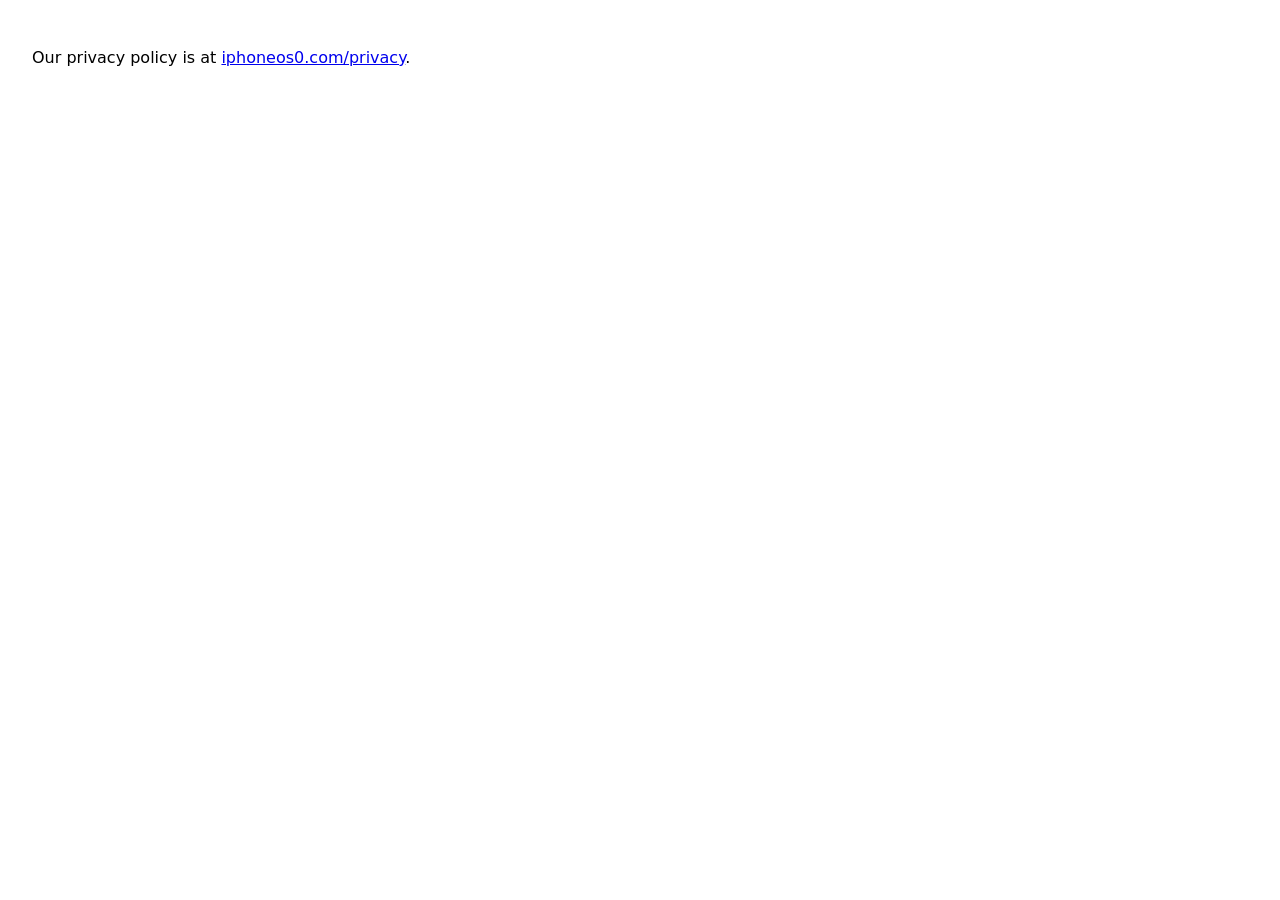
<file: privacy.html>
<!doctype html>
<html lang="en">
<head>
<meta charset="utf-8">
<meta name="viewport" content="width=device-width, initial-scale=1">
<title>Privacy · Banana Peel Games</title>
<link rel="canonical" href="https://iphoneos0.com/privacy/">
<!-- 2026-11-29：网站隐私说明搬到了 /privacy/（环球躲烟仓库 site/privacy/index.html），这里只负责跳过去 -->
<script>if (/^\/daily\//.test(location.pathname)) location.replace('/privacy/');</script>
</head>
<body style="font: 16px system-ui, sans-serif; padding: 24px">
<p>Our privacy policy is at <a href="https://iphoneos0.com/privacy/">iphoneos0.com/privacy</a>.</p>
</body>
</html>
</file>
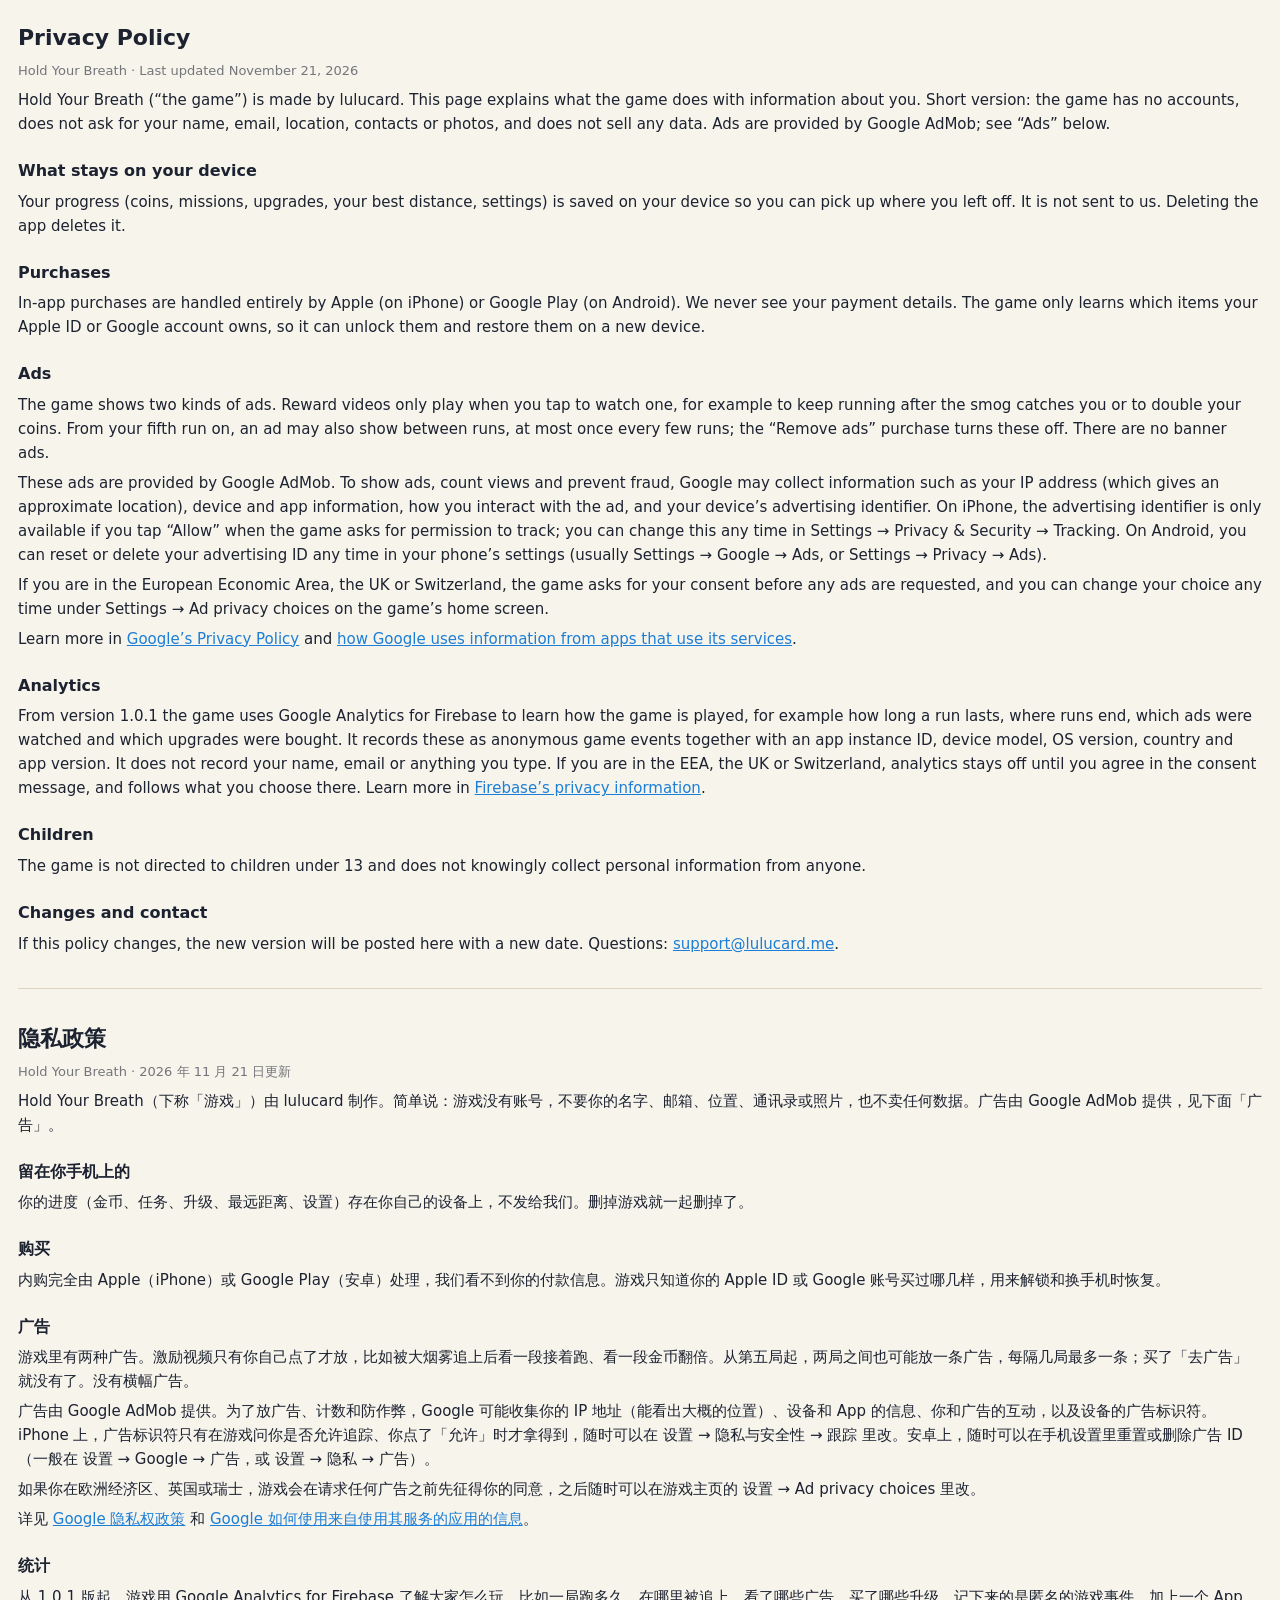
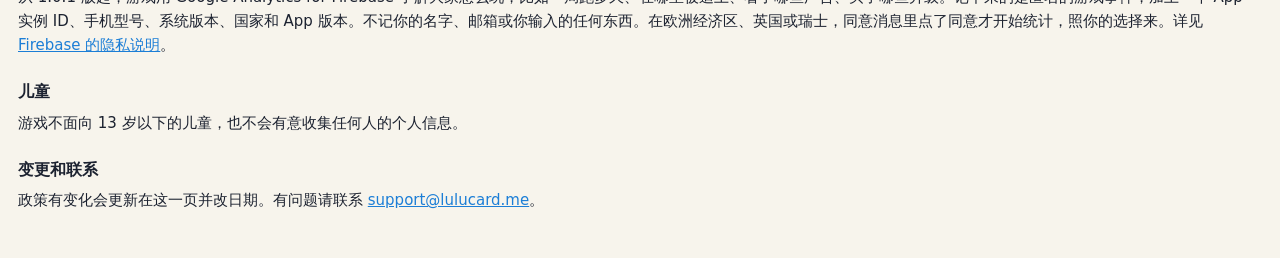
<file: hyb/privacy.html>
<!doctype html>
<html lang="en">
<head>
  <meta charset="utf-8">
  <meta name="viewport" content="width=device-width, initial-scale=1">
  <title>Hold Your Breath · Privacy Policy</title>
  <!-- 链接都在新窗口打开：游戏里这一页在 iframe 里，安卓的 WebView 不拦 iframe 里的跳转，不加这句 Google 的网页会开在游戏里面（docs/28） -->
  <base target="_blank">
  <!--
    隐私政策（照蹄铁小马棚那一页改的）。游戏里「How to play」最下面的 Privacy policy 打开的就是这一页；
    公开网址：https://iphoneos0.github.io/holdyourbreath/privacy.html（仓库 iphoneos0/iphoneos0.github.io，改了这里要同步过去），App Store Connect 和 Play 管理中心都填它。
    开发者名字、联系邮箱用 Google Play 账号公开显示的那两个（docs/29）。「Analytics」那段 2026-11-21 按接上的 Firebase Analytics 改写了。
  -->
  <style>
    body { margin: 0; padding: 20px 18px 40px; font: 15px/1.6 -apple-system, "PingFang SC", system-ui, sans-serif; color: #1c2230; background: #f7f4ec; }
    h1 { font-size: 22px; margin: 0 0 4px; }
    h2 { font-size: 16px; margin: 22px 0 6px; }
    p, li { margin: 6px 0; }
    a { color: #1c7ed6; }
    .muted { opacity: .6; font-size: 13px; }
    hr { border: 0; border-top: 1px solid #ddd5c2; margin: 32px 0; }
  </style>
</head>
<body>
  <h1>Privacy Policy</h1>
  <p class="muted">Hold Your Breath · Last updated November 21, 2026</p>

  <p>Hold Your Breath (“the game”) is made by lulucard. This page explains what the game does with information about you. Short version: the game has no accounts, does not ask for your name, email, location, contacts or photos, and does not sell any data. Ads are provided by Google AdMob; see “Ads” below.</p>

  <h2>What stays on your device</h2>
  <p>Your progress (coins, missions, upgrades, your best distance, settings) is saved on your device so you can pick up where you left off. It is not sent to us. Deleting the app deletes it.</p>

  <h2>Purchases</h2>
  <p>In-app purchases are handled entirely by Apple (on iPhone) or Google Play (on Android). We never see your payment details. The game only learns which items your Apple ID or Google account owns, so it can unlock them and restore them on a new device.</p>

  <h2>Ads</h2>
  <p>The game shows two kinds of ads. Reward videos only play when you tap to watch one, for example to keep running after the smog catches you or to double your coins. From your fifth run on, an ad may also show between runs, at most once every few runs; the “Remove ads” purchase turns these off. There are no banner ads.</p>
  <p>These ads are provided by Google AdMob. To show ads, count views and prevent fraud, Google may collect information such as your IP address (which gives an approximate location), device and app information, how you interact with the ad, and your device’s advertising identifier. On iPhone, the advertising identifier is only available if you tap “Allow” when the game asks for permission to track; you can change this any time in Settings → Privacy &amp; Security → Tracking. On Android, you can reset or delete your advertising ID any time in your phone’s settings (usually Settings → Google → Ads, or Settings → Privacy → Ads).</p>
  <p>If you are in the European Economic Area, the UK or Switzerland, the game asks for your consent before any ads are requested, and you can change your choice any time under Settings → Ad privacy choices on the game’s home screen.</p>
  <p>Learn more in <a href="https://policies.google.com/privacy">Google’s Privacy Policy</a> and <a href="https://policies.google.com/technologies/partner-sites">how Google uses information from apps that use its services</a>.</p>

  <h2>Analytics</h2>
  <!-- 2026-11-21 接了 Firebase Analytics（docs/30），从 1.0.1 起 -->
  <p>From version 1.0.1 the game uses Google Analytics for Firebase to learn how the game is played, for example how long a run lasts, where runs end, which ads were watched and which upgrades were bought. It records these as anonymous game events together with an app instance ID, device model, OS version, country and app version. It does not record your name, email or anything you type. If you are in the EEA, the UK or Switzerland, analytics stays off until you agree in the consent message, and follows what you choose there. Learn more in <a href="https://firebase.google.com/support/privacy">Firebase’s privacy information</a>.</p>

  <h2>Children</h2>
  <p>The game is not directed to children under 13 and does not knowingly collect personal information from anyone.</p>

  <h2>Changes and contact</h2>
  <p>If this policy changes, the new version will be posted here with a new date. Questions: <a href="mailto:support@lulucard.me">support@lulucard.me</a>.</p>

  <hr>

  <h1 id="zh">隐私政策</h1>
  <p class="muted">Hold Your Breath · 2026 年 11 月 21 日更新</p>
  <p>Hold Your Breath（下称「游戏」）由 lulucard 制作。简单说：游戏没有账号，不要你的名字、邮箱、位置、通讯录或照片，也不卖任何数据。广告由 Google AdMob 提供，见下面「广告」。</p>
  <h2>留在你手机上的</h2>
  <p>你的进度（金币、任务、升级、最远距离、设置）存在你自己的设备上，不发给我们。删掉游戏就一起删掉了。</p>
  <h2>购买</h2>
  <p>内购完全由 Apple（iPhone）或 Google Play（安卓）处理，我们看不到你的付款信息。游戏只知道你的 Apple ID 或 Google 账号买过哪几样，用来解锁和换手机时恢复。</p>
  <h2>广告</h2>
  <p>游戏里有两种广告。激励视频只有你自己点了才放，比如被大烟雾追上后看一段接着跑、看一段金币翻倍。从第五局起，两局之间也可能放一条广告，每隔几局最多一条；买了「去广告」就没有了。没有横幅广告。</p>
  <p>广告由 Google AdMob 提供。为了放广告、计数和防作弊，Google 可能收集你的 IP 地址（能看出大概的位置）、设备和 App 的信息、你和广告的互动，以及设备的广告标识符。iPhone 上，广告标识符只有在游戏问你是否允许追踪、你点了「允许」时才拿得到，随时可以在 设置 → 隐私与安全性 → 跟踪 里改。安卓上，随时可以在手机设置里重置或删除广告 ID（一般在 设置 → Google → 广告，或 设置 → 隐私 → 广告）。</p>
  <p>如果你在欧洲经济区、英国或瑞士，游戏会在请求任何广告之前先征得你的同意，之后随时可以在游戏主页的 设置 → Ad privacy choices 里改。</p>
  <p>详见 <a href="https://policies.google.com/privacy">Google 隐私权政策</a> 和 <a href="https://policies.google.com/technologies/partner-sites">Google 如何使用来自使用其服务的应用的信息</a>。</p>
  <h2>统计</h2>
  <p>从 1.0.1 版起，游戏用 Google Analytics for Firebase 了解大家怎么玩，比如一局跑多久、在哪里被追上、看了哪些广告、买了哪些升级。记下来的是匿名的游戏事件，加上一个 App 实例 ID、手机型号、系统版本、国家和 App 版本。不记你的名字、邮箱或你输入的任何东西。在欧洲经济区、英国或瑞士，同意消息里点了同意才开始统计，照你的选择来。详见 <a href="https://firebase.google.com/support/privacy">Firebase 的隐私说明</a>。</p>
  <h2>儿童</h2>
  <p>游戏不面向 13 岁以下的儿童，也不会有意收集任何人的个人信息。</p>
  <h2>变更和联系</h2>
  <p>政策有变化会更新在这一页并改日期。有问题请联系 <a href="mailto:support@lulucard.me">support@lulucard.me</a>。</p>
</body>
</html>
</file>
<file: kit/kit.css>
/* kit.css：每款小游戏共用的页面样式 */
html, body { margin: 0; height: 100%; overflow: hidden; background: var(--k-bg, #111); }
body {
  position: fixed; inset: 0;
  touch-action: none; -webkit-user-select: none; user-select: none; -webkit-touch-callout: none;
  -webkit-tap-highlight-color: transparent; overscroll-behavior: none;
  font-family: system-ui, -apple-system, "Segoe UI", Roboto, "Helvetica Neue", sans-serif;
  color: #fff;
}
.k-canvas { position: fixed; inset: 0; width: 100%; height: 100%; display: block; }
.k-ui { position: fixed; inset: 0; pointer-events: none; }
.k-btn {
  pointer-events: auto; border: 0; cursor: pointer; font: inherit; color: #fff; text-decoration: none;
  background: rgba(255, 255, 255, .14); -webkit-backdrop-filter: blur(6px); backdrop-filter: blur(6px);
  display: inline-flex; align-items: center; justify-content: center; gap: 4px;
}
.k-btn:focus-visible { outline: 2px solid #fff; outline-offset: 2px; }
.k-home, .k-mute { position: absolute; top: calc(env(safe-area-inset-top) + 10px); height: 38px; border-radius: 19px; }
.k-home { left: calc(env(safe-area-inset-left) + 10px); padding: 0 14px 0 10px; font-size: 14px; font-weight: 600; }
.k-mute { right: calc(env(safe-area-inset-right) + 10px); width: 38px; }
body[data-state="play"] .k-home span { display: none; }
body[data-state="play"] .k-home { padding: 0; width: 38px; }

.k-title, .k-over {
  position: absolute; left: 0; right: 0; text-align: center; padding: 0 24px;
  transition: opacity .25s ease, transform .25s ease;
}
.k-title { top: 0; bottom: 0; display: flex; flex-direction: column; align-items: center; padding-top: calc(env(safe-area-inset-top) + 58px); }

.k-title h1 {
  margin: 0; font-size: clamp(44px, 12vw, 64px); line-height: .95; font-weight: 900; letter-spacing: -.02em;
  text-shadow: 0 3px 0 rgba(0, 0, 0, .25), 0 10px 30px rgba(0, 0, 0, .35);
}
.k-verb { margin: 14px 0 0; font-size: 18px; font-weight: 600; opacity: .92; text-shadow: 0 2px 8px rgba(0, 0, 0, .5); }
.k-ctawrap { position: absolute; left: 0; right: 0; transform: translateY(-50%); text-align: center; }
.k-cta {
  display: inline-block; font-size: 20px; font-weight: 800; padding: 12px 26px; border-radius: 999px;
  background: rgba(8, 10, 24, .62); animation: k-pulse 1.4s ease-in-out infinite;
}
.k-bestline { position: absolute; bottom: calc(env(safe-area-inset-bottom) + 14px); left: 0; right: 0; font-size: 14px; opacity: .7; }
@keyframes k-pulse { 50% { transform: scale(1.06); } }
body:not([data-state="title"]) .k-title { opacity: 0; transform: translateY(-12px); }

.k-over {
  top: 50%; transform: translateY(-40%) scale(.96); opacity: 0;
  margin: 0 auto; max-width: 340px; padding: 26px 20px 20px; border-radius: 24px;
  background: rgba(10, 14, 30, .72); -webkit-backdrop-filter: blur(10px); backdrop-filter: blur(10px);
  box-shadow: 0 20px 60px rgba(0, 0, 0, .45);
}
.k-over.show { opacity: 1; transform: translateY(-50%) scale(1); }
.k-over.show .k-row { pointer-events: auto; }
.k-overtitle { font-size: 22px; font-weight: 800; opacity: .9; }
.k-score { font-size: 76px; font-weight: 900; line-height: 1.05; letter-spacing: -.02em; }
.k-best { font-size: 15px; font-weight: 700; opacity: .75; }
.k-best.new { opacity: 1; color: #ffd45a; }
.k-overline { font-size: 15px; opacity: .85; margin-top: 10px; min-height: 0; }
.k-overline:empty { display: none; }
.k-over .k-cta { margin: 18px 0 0; font-size: 17px; background: rgba(255, 255, 255, .12); }
.k-row { display: flex; gap: 10px; justify-content: center; margin-top: 16px; pointer-events: none; }
.k-pill { height: 42px; padding: 0 18px; border-radius: 21px; font-size: 15px; font-weight: 700; }
.k-over:not(.show) .k-btn { pointer-events: none; }

body.k-shot .k-ui { display: none; }
body.k-light .k-btn { background: rgba(16, 32, 64, .32); }
body.k-light .k-title h1 { color: #16365c; text-shadow: 0 3px 0 #fff, 0 0 2px #fff, 0 0 22px rgba(255, 255, 255, .9); }
body.k-light .k-verb, body.k-light .k-bestline { color: #16365c; text-shadow: 0 0 2px #fff, 0 0 10px #fff, 0 0 16px #fff; opacity: 1; }
@media (prefers-reduced-motion: reduce) { .k-cta { animation: none; } }

/* 横屏手机：游戏区在中间很窄，标题和"点一下开始"放到左边的空白里 */
@media (orientation: landscape) and (max-height: 520px) {
  .k-title { right: auto; width: calc(50vw - 28.125vh); padding: 0 16px; justify-content: center; }
  .k-title h1 { font-size: clamp(30px, 6vw, 48px); }
  .k-verb { font-size: 16px; }
  .k-ctawrap { position: static; transform: none; top: auto !important; margin-top: 22px; }
  .k-title .k-cta { font-size: 17px; }
  .k-bestline { position: static; margin-top: 14px; }
}
</file>
<file: hyb/css/game.css>
/* 环球躲烟 · 界面：旅行纸品风格。--u = 1 个游戏单位对应的像素 */
:root {
  color-scheme: light;
  --ink: #1c2230; --paper: #f7f8f5; --street: #2b3140; --sky: #a9e4ee; --water: #1c9bf0;
  --nic: #e3b505; --alarm: #f0433a; --muted: #5d6675; --kraft: #f3e2c0;
  --font: "Arial Rounded MT Bold", "Nunito", "Avenir Next", "PingFang SC", "Hiragino Sans GB", "Microsoft YaHei", "Noto Sans SC", system-ui, -apple-system, "Segoe UI", sans-serif;      /* 中文字落到苹方 */
  --u: 1px;
}
*, *::before, *::after { box-sizing: border-box; }
[hidden] { display: none !important; }
html, body { height: 100%; margin: 0; background: var(--street); color: var(--ink); overflow: hidden; overscroll-behavior: none; }
body { font-family: var(--font); -webkit-user-select: none; user-select: none; -webkit-touch-callout: none; -webkit-tap-highlight-color: transparent; }
button { font-family: var(--font); }
#app { position: fixed; top: env(safe-area-inset-top, 0px); bottom: env(safe-area-inset-bottom, 0px); left: env(safe-area-inset-left, 0px); right: env(safe-area-inset-right, 0px); display: grid; place-items: center; }
#stage { position: relative; overflow: hidden; background: var(--street); }
#cv { position: absolute; inset: 0; width: 100%; height: 100%; display: block; touch-action: none; }

/* ---------- 操作按钮 ---------- */
#pad { position: absolute; inset: 0; pointer-events: none; }
#mini { position: absolute; right: calc(var(--u)*10); top: calc(var(--u)*150); display: grid; gap: calc(var(--u)*8); pointer-events: auto; }
#mini button { width: calc(var(--u)*40); height: calc(var(--u)*40); border-radius: calc(var(--u)*12); border: 0; background: rgba(28,34,48,.72); padding: calc(var(--u)*9); cursor: pointer; }
#mini svg { width: 100%; height: 100%; fill: #fff; stroke: #fff; }
#bMute.off .wave { opacity: 0; }
#mini svg .wave { fill: none; }
button:focus-visible { outline: 3px solid var(--water); outline-offset: 2px; }

/* ---------- 浮层通用 ---------- */
.veil { position: absolute; inset: 0; display: grid; padding: calc(var(--u)*18); }
.veil.center { place-items: center; grid-template-rows: minmax(0, 1fr); background: rgba(20,24,36,.62); }
.veil.center > article { max-height: 100%; min-height: 0; overflow-y: auto; overscroll-behavior: contain; touch-action: pan-y; }
.veil.bottom { align-content: end; gap: calc(var(--u)*14); background: linear-gradient(to bottom, rgba(20,24,36,0) 30%, rgba(20,24,36,.35)); }
.kicker { margin: 0; font-size: calc(var(--u)*11); font-weight: 800; letter-spacing: .14em; text-transform: uppercase; color: var(--muted); }
h2 { margin: 0; font-size: calc(var(--u)*30); line-height: 1.05; text-wrap: balance; }
p { margin: 0; }
.go, .ghost { appearance: none; width: 100%; border: calc(var(--u)*3) solid var(--ink); border-radius: calc(var(--u)*14); font-weight: 900; cursor: pointer; }
.go { background: var(--nic); color: var(--ink); font-size: calc(var(--u)*22); padding: calc(var(--u)*13) 0; box-shadow: 0 calc(var(--u)*4) 0 var(--ink); }
.go:active { transform: translateY(calc(var(--u)*3)); box-shadow: 0 calc(var(--u)*1) 0 var(--ink); }
.ghost { background: #fff; color: var(--ink); font-size: calc(var(--u)*15); padding: calc(var(--u)*10) 0; }
.rows { display: grid; grid-template-columns: auto 1fr; gap: calc(var(--u)*4) calc(var(--u)*12); margin: 0; font-size: calc(var(--u)*13); }
.rows dt { color: var(--muted); font-weight: 700; }
.rows dd { margin: 0; text-align: right; font-weight: 900; font-variant-numeric: tabular-nums; }
.quote { font-size: calc(var(--u)*13); font-style: italic; color: var(--muted); }
.stars { display: flex; gap: calc(var(--u)*6); }
.stars i { width: calc(var(--u)*26); height: calc(var(--u)*26); background: #d5d9de; clip-path: polygon(50% 0,61% 35%,98% 35%,68% 57%,79% 91%,50% 70%,21% 91%,32% 57%,2% 35%,39% 35%); }
.stars i.on { background: var(--nic); }
#sStars { display: grid; grid-template-columns: repeat(5, 1fr); gap: calc(var(--u)*4); justify-items: center; }
#sStars .grp { display: flex; gap: calc(var(--u)*1); }
#sStars i { width: calc(var(--u)*15); height: calc(var(--u)*15); }

/* 载入 */
#loading { place-items: center; background: var(--street); }
.load { display: grid; gap: calc(var(--u)*10); width: calc(var(--u)*200); color: #fff; text-align: center; font-size: calc(var(--u)*18); }
.load span { height: calc(var(--u)*10); border-radius: 99px; background: rgba(255,255,255,.2); overflow: hidden; }
.load i { display: block; height: 100%; width: 0; background: var(--nic); }
/* 加载时的标题字：和 iOS 启动屏（Assets.xcassets 的 LaunchLogo，280 点宽、居中）同一个位置同样大，从启动屏接过来不闪；进度条挪到下面（2026-11-16） */
#loading .loadlogo { position: absolute; left: 50%; top: 50%; width: 280px; max-width: 75vw; transform: translate(-50%, -50%); }
#loading .load { position: absolute; left: 50%; bottom: 16%; transform: translateX(-50%); }

/* 标题 */
.logo { display: grid; justify-items: center; margin-bottom: auto; padding-top: calc(var(--u)*90); transform: rotate(-4deg); }
#title { align-content: space-between; overflow-y: auto; touch-action: pan-y; }
.logo span { font-size: calc(var(--u)*52); font-weight: 900; line-height: .92; color: #fff; -webkit-text-stroke: calc(var(--u)*3) var(--ink); paint-order: stroke fill; text-shadow: 0 calc(var(--u)*5) 0 var(--ink); }
.logo span + span { color: var(--nic); font-size: calc(var(--u)*64); }
.sheet { background: var(--paper); border: calc(var(--u)*3) solid var(--ink); border-radius: calc(var(--u)*16); padding: calc(var(--u)*14) calc(var(--u)*16) calc(var(--u)*16); display: grid; gap: calc(var(--u)*11); box-shadow: calc(var(--u)*5) calc(var(--u)*6) 0 rgba(20,24,36,.5); }
.lede { font-size: calc(var(--u)*15); font-weight: 700; line-height: 1.35; }
.ways { display: grid; grid-template-columns: repeat(3, 1fr); gap: calc(var(--u)*7); }
.ways div { border: calc(var(--u)*2) solid var(--ink); border-radius: calc(var(--u)*10); padding: calc(var(--u)*7) calc(var(--u)*4); text-align: center; }
.ways b { display: block; font-size: calc(var(--u)*14); }
.ways span { font-size: calc(var(--u)*11); color: var(--muted); }
.keys { font-size: calc(var(--u)*11); color: var(--muted); text-align: center; line-height: 1.5; }

/* 行李牌：每站开场与暂停 */
.tag { position: relative; width: calc(var(--u)*300); background: var(--kraft); border: calc(var(--u)*3) solid var(--ink); border-radius: calc(var(--u)*14) calc(var(--u)*14) calc(var(--u)*14) calc(var(--u)*14); padding: calc(var(--u)*34) calc(var(--u)*20) calc(var(--u)*20); display: grid; gap: calc(var(--u)*12); box-shadow: calc(var(--u)*6) calc(var(--u)*7) 0 rgba(20,24,36,.55); animation: drop .32s cubic-bezier(.2,1.4,.4,1); }
.tag.small { padding-top: calc(var(--u)*22); }
.tag .hole { position: absolute; top: calc(var(--u)*12); left: 50%; width: calc(var(--u)*16); height: calc(var(--u)*16); margin-left: calc(var(--u)*-8); border-radius: 50%; border: calc(var(--u)*3) solid var(--ink); background: var(--street); }
.tag p { font-size: calc(var(--u)*15); font-weight: 700; }
/* 卡片上的说明行：折行时两行差不多长，不留一个词单独掉到第二行（装备页的「run.」，2026-11-16） */
.tag p, .note, .gearpick span { text-wrap: balance; }
.chips { display: flex; gap: calc(var(--u)*8); flex-wrap: wrap; }
.chips span { border: calc(var(--u)*2) solid var(--ink); border-radius: 99px; padding: calc(var(--u)*4) calc(var(--u)*10); font-size: calc(var(--u)*12); font-weight: 800; background: #fff; }

/* 明信片 */
.postcard, .passport { width: calc(var(--u)*320); background: var(--paper); border: calc(var(--u)*3) solid var(--ink); border-radius: calc(var(--u)*8); padding: calc(var(--u)*12) calc(var(--u)*14) calc(var(--u)*14); display: grid; gap: calc(var(--u)*9); box-shadow: calc(var(--u)*6) calc(var(--u)*7) 0 rgba(20,24,36,.55); transform: rotate(-1.2deg); animation: drop .32s cubic-bezier(.2,1.4,.4,1); }
@keyframes drop { from { transform: translateY(calc(var(--u)*-30)) rotate(-3deg); opacity: 0; } }
.pic { position: relative; border: calc(var(--u)*2) solid var(--ink); border-radius: calc(var(--u)*4); overflow: hidden; height: calc(var(--u)*214); background: var(--sky); }
.pic img:first-child { width: 100%; height: 100%; object-fit: cover; object-position: 50% 82%; display: block; }
.pic .stamp { position: absolute; right: calc(var(--u)*6); top: calc(var(--u)*6); width: calc(var(--u)*70); transform: rotate(12deg); animation: stamp .26s .25s cubic-bezier(.3,1.7,.5,1) backwards; }
@keyframes stamp { from { transform: rotate(12deg) scale(2.2); opacity: 0; } }
.big { display: flex; align-items: center; gap: calc(var(--u)*10); font-size: calc(var(--u)*14); font-weight: 800; line-height: 1.2; }
.big b { font-size: calc(var(--u)*44); line-height: 1; color: var(--alarm); font-variant-numeric: tabular-nums; }
.big b.clean { color: #1b8a5a; }
.postcard.sad { background: #efe3b8; }
.postcard.sad .pic img:first-child { filter: sepia(.75) saturate(1.2) brightness(.92); }
.postcard.sad .stamp.fail { width: calc(var(--u)*96); right: calc(var(--u)*10); top: calc(var(--u)*30); }
#fText { font-size: calc(var(--u)*14); font-weight: 700; line-height: 1.35; }
.passport { background: #fbf6ea; justify-items: stretch; text-align: left; transform: none; }
.pstamp { width: calc(var(--u)*150); justify-self: center; animation: stamp .3s .2s cubic-bezier(.3,1.7,.5,1) backwards; }

/* 横屏提示 */
#turn { position: fixed; inset: 0; z-index: 5; background: var(--street); color: #fff; display: grid; place-content: center; text-align: center; font-size: 28px; font-weight: 900; padding-inline: 16px; }
@media (prefers-reduced-motion: reduce) { .tag, .postcard, .pstamp, .pic .stamp, .checks li, .pcity, .pdate { animation: none; } }
/* 结算的三颗星条件 */
.checks { list-style: none; margin: 0; padding: 0; display: grid; gap: calc(var(--u)*4); font-size: calc(var(--u)*13); font-weight: 800; }
.checks li { display: flex; align-items: center; gap: calc(var(--u)*8); color: var(--muted); animation: pop .3s cubic-bezier(.3,1.6,.5,1) backwards; }
.checks li::before { content: ""; width: calc(var(--u)*18); height: calc(var(--u)*18); flex: none; background: #d5d9de; clip-path: polygon(50% 0,61% 35%,98% 35%,68% 57%,79% 91%,50% 70%,21% 91%,32% 57%,2% 35%,39% 35%); }
.checks li.ok { color: var(--ink); }
.checks li.ok::before { background: var(--nic); }
@keyframes pop { from { transform: scale(.6); opacity: 0; } }
.rows .tot { color: var(--ink); font-size: calc(var(--u)*15); border-top: calc(var(--u)*2) solid var(--ink); padding-top: calc(var(--u)*4); }
.chips .gold { background: var(--nic); }
#bContinue { background: #fff; }

/* 护照章上叠城市和日期 */
.pstampwrap { position: relative; width: calc(var(--u)*150); justify-self: center; }
.pstampwrap .pstamp { width: 100%; display: block; }
.pcity, .pdate { position: absolute; left: 0; right: 0; text-align: center; font-weight: 900; color: rgba(28,34,48,.78); letter-spacing: .08em; transform: rotate(-8deg); animation: stamp .3s .2s cubic-bezier(.3,1.7,.5,1) backwards; }
.pcity { top: 40%; font-size: calc(var(--u)*15); }
.pdate { top: 55%; font-size: calc(var(--u)*10); }
/* 怎么玩 */
.tag.how { width: calc(var(--u)*330); }
.howlist { list-style: none; margin: 0; padding: 0; display: grid; gap: calc(var(--u)*10); }
.howlist li { display: grid; grid-template-columns: calc(var(--u)*44) 1fr; gap: calc(var(--u)*10); align-items: center; font-size: calc(var(--u)*12.5); line-height: 1.3; }
.howlist img { width: calc(var(--u)*44); height: calc(var(--u)*44); object-fit: contain; }
.howlist li div { display: grid; gap: calc(var(--u)*1); }
.howlist b { font-size: calc(var(--u)*14); }
.howlist span { color: var(--muted); font-weight: 700; }
.sheet .ghost { padding: calc(var(--u)*8) 0; }
@media (max-height: 730px) {
  #result .pic { height: calc(var(--u)*142); }
  #result .postcard { gap: calc(var(--u)*7); }
  .logo { padding-top: calc(var(--u)*55); }
}
/* iPhone App：街景铺满屏幕，文字和控件避开系统界面 */
.hyb-ios {
  --safe-top: env(safe-area-inset-top, 0px);
  --safe-bottom: env(safe-area-inset-bottom, 0px);
}
.hyb-ios #app { top: 0; bottom: 0; }
.hyb-ios #stage { padding-block: var(--safe-top) var(--safe-bottom); }
.hyb-ios .veil {
  padding-top: calc(var(--safe-top) + var(--u)*18);
  padding-bottom: calc(var(--safe-bottom) + var(--u)*18);
}
.hyb-ios .logo { padding-top: calc(var(--u)*40); }
.hyb-ios #mini { top: calc(var(--safe-top) + var(--u)*150); }
.hyb-ios::after {
  content: "";
  position: fixed;
  z-index: 2;
  inset: 0 0 auto;
  height: var(--safe-top);
  pointer-events: none;
  background: linear-gradient(to bottom, rgba(28,34,48,.65) 35%, transparent);
}
/* 桌面：竖屏舞台两边不再是纯黑 */
@media (min-aspect-ratio: 1/1) and (pointer: fine) {
  html, body { background: radial-gradient(circle at 50% 30%, #3b4560, #1c2230 70%); }
  #stage { box-shadow: 0 0 0 3px var(--ink), 0 20px 60px rgba(0,0,0,.5); border-radius: 18px; }
}

/* ---------- 局外：任务、金币、升级 ---------- */
.mhead { display: flex; justify-content: space-between; align-items: center; gap: calc(var(--u)*8); font-size: calc(var(--u)*11); font-weight: 800; letter-spacing: .12em; text-transform: uppercase; color: var(--muted); }
.mhead h2 { font-size: calc(var(--u)*24); letter-spacing: 0; text-transform: none; color: var(--ink); }
.coin { display: inline-flex; align-items: center; gap: calc(var(--u)*5); border: calc(var(--u)*2) solid var(--ink); border-radius: 99px; background: var(--nic); color: var(--ink); padding: calc(var(--u)*2) calc(var(--u)*9); font-size: calc(var(--u)*13); font-weight: 900; letter-spacing: 0; font-variant-numeric: tabular-nums; }
.coin::before { content: ""; width: calc(var(--u)*10); height: calc(var(--u)*10); border-radius: 50%; background: #f6c624; border: calc(var(--u)*2) solid var(--ink); }
.missions { list-style: none; margin: 0; padding: 0; display: grid; gap: calc(var(--u)*4); }
.missions li { display: flex; justify-content: space-between; align-items: baseline; gap: calc(var(--u)*10); font-size: calc(var(--u)*13); font-weight: 700; line-height: 1.25; }
.missions li b { font-weight: 900; font-variant-numeric: tabular-nums; white-space: nowrap; color: var(--muted); }
.missions li.done { color: #1b8a5a; }
.missions li.done b { color: #1b8a5a; }
.missions li.fresh { animation: pop .4s cubic-bezier(.3,1.7,.5,1) backwards; }
@keyframes pop { from { transform: scale(.7); opacity: 0; } }
.row2 { display: grid; grid-template-columns: 1fr 1fr; gap: calc(var(--u)*8); }
/* 暂停页的三个任务：一块白底，字小一点 */
.pmissions { background: #fff; border: calc(var(--u)*2) solid var(--ink); border-radius: calc(var(--u)*10); padding: calc(var(--u)*8) calc(var(--u)*10); gap: calc(var(--u)*6); }
.pmissions li { font-size: calc(var(--u)*12.5); }
.earn { font-size: calc(var(--u)*13); font-weight: 800; }
.earn b { color: #1b8a5a; }
.tag.shop { width: calc(var(--u)*330); }
.tag.shop .note { font-size: calc(var(--u)*13); color: var(--muted); }
.shoplist { display: grid; gap: calc(var(--u)*8); }
.shoprow { display: grid; grid-template-columns: calc(var(--u)*44) 1fr auto; gap: calc(var(--u)*10); align-items: center; background: #fff; border: calc(var(--u)*2) solid var(--ink); border-radius: calc(var(--u)*12); padding: calc(var(--u)*7) calc(var(--u)*9); }
.shoprow img { width: calc(var(--u)*44); height: calc(var(--u)*44); display: block; }
.shoprow b { display: block; font-size: calc(var(--u)*14); }
.shoprow span { display: block; font-size: calc(var(--u)*12); color: var(--muted); font-weight: 700; line-height: 1.3; }      /* block：原来是行内，行高跟着外面大一号的字走，两行说明之间空得很开（模拟器里看到的，2026-11-16） */      /* 商店每行说明一两行：小屏上不用划就看得到「Done」 */
/* 升级页：每行写「现在 → 下一级」；道具时长一行用四个道具的小图拼成一个图标 */
.shoprow.up em { display: block; font-style: normal; font-weight: 900; font-size: calc(var(--u)*12.5); color: var(--ink); margin-top: calc(var(--u)*2); }
.shoprow.up em i { font-style: normal; color: #1b8a5a; }
.quad { width: calc(var(--u)*44); height: calc(var(--u)*44); display: grid; grid-template-columns: 1fr 1fr; gap: calc(var(--u)*1); }
.shoprow .quad img { width: 100%; height: 100%; object-fit: contain; }
/* 商店：金币翻倍的图是一枚金币加 ×2；金币包名字旁边写多送多少 */
.x2 { position: relative; width: calc(var(--u)*44); height: calc(var(--u)*44); }
.x2 i { position: absolute; right: calc(var(--u)*-4); bottom: calc(var(--u)*-3); font-style: normal; font-weight: 900; font-size: calc(var(--u)*14); color: #fff; background: #e8453c; border: calc(var(--u)*2) solid var(--ink); border-radius: 99px; padding: 0 calc(var(--u)*4); line-height: 1.3; }
.x2 i.plus { background: #2fb85a; font-size: calc(var(--u)*10.5); right: calc(var(--u)*-8); padding: 0 calc(var(--u)*3); }      /* 金币包多送的 +32%、+65% */
.bonus { font-style: normal; font-size: calc(var(--u)*11); font-weight: 900; color: #fff; background: #2fb85a; border: calc(var(--u)*1.5) solid var(--ink); border-radius: 99px; padding: 0 calc(var(--u)*5); vertical-align: middle; }
.shoprow.free { background: #fff8d6; }
/* 任务页：没做完的任务后面一个换一个的小按钮 */
#missions .missions li { align-items: center; }
#missions .missions li span { flex: 1; }
.swap { appearance: none; border: calc(var(--u)*2) solid var(--ink); border-radius: 99px; background: #fff; color: var(--ink); font-weight: 900; font-size: calc(var(--u)*11.5); padding: calc(var(--u)*2) calc(var(--u)*7); cursor: pointer; white-space: nowrap; }
.pips { display: flex; gap: calc(var(--u)*3); margin-top: calc(var(--u)*3); }
/* 刚买的那一样：整行弹一下、闪一圈绿，新点亮的那一格跳起来 */
.shoprow.bought, .hatpick.bought, .hcell.bought { animation: bought .55s cubic-bezier(.2,1.5,.4,1); }
@keyframes bought { 0% { transform: scale(.96); box-shadow: 0 0 0 calc(var(--u)*5) rgba(47,184,90,.55); } 60% { transform: scale(1.03); } 100% { box-shadow: 0 0 0 0 rgba(47,184,90,0); } }
.pips i.new { animation: pipnew .5s .1s cubic-bezier(.3,1.8,.5,1) backwards; }
@keyframes pipnew { from { transform: scale(2.2); } }
.shoprow.up em u { text-decoration: none; border-radius: calc(var(--u)*4); }
.shoprow.bought em u { animation: valnew 1s ease-out; }
@keyframes valnew { 0%, 45% { background: #c9f2d6; color: #1b8a5a; } }
@media (prefers-reduced-motion: reduce) { .shoprow.bought, .hatpick.bought, .hcell.bought, .pips i.new, .shoprow.bought em u { animation: none; } }
.pips i { width: calc(var(--u)*13); height: calc(var(--u)*6); border-radius: 99px; background: #d5d9de; border: calc(var(--u)*1.5) solid var(--ink); }
.pips i.on { background: var(--nic); }
.buy { appearance: none; border: calc(var(--u)*2.5) solid var(--ink); border-radius: calc(var(--u)*10); background: var(--nic); color: var(--ink); font-weight: 900; font-size: calc(var(--u)*13); padding: calc(var(--u)*7) calc(var(--u)*10); cursor: pointer; min-width: calc(var(--u)*64); }
.buy:disabled { background: #e3e7eb; color: var(--muted); cursor: default; }
/* ---------- 装备三选一、每日挑战 ---------- */
.gearpick { appearance: none; display: grid; grid-template-columns: calc(var(--u)*52) 1fr; gap: calc(var(--u)*11); align-items: center; text-align: left; width: 100%; background: #fff; color: var(--ink); border: calc(var(--u)*2.5) solid var(--ink); border-radius: calc(var(--u)*12); padding: calc(var(--u)*8) calc(var(--u)*10); cursor: pointer; box-shadow: 0 calc(var(--u)*3) 0 var(--ink); animation: pop .3s cubic-bezier(.3,1.6,.5,1) backwards; }
.gearpick:nth-child(2) { animation-delay: .06s; }
.gearpick:nth-child(3) { animation-delay: .12s; }
.gearpick:active { transform: translateY(calc(var(--u)*2)); box-shadow: 0 calc(var(--u)*1) 0 var(--ink); }
.gearpick svg { width: calc(var(--u)*52); height: calc(var(--u)*52); display: block; }
.gearpick b { display: block; font-size: calc(var(--u)*16); }
.gearpick span { display: block; font-size: calc(var(--u)*12); line-height: 1.3; color: var(--muted); font-weight: 700; }
.ghost.daily { display: grid; gap: calc(var(--u)*1); padding: calc(var(--u)*7) calc(var(--u)*10); background: #dff3f6; }
.ghost.daily b { font-size: calc(var(--u)*15); }
.ghost.daily span { font-size: calc(var(--u)*11); color: var(--muted); font-weight: 700; }
.ghost:disabled { color: var(--muted); background: #e3e7eb; cursor: default; }
#title .row2 .ghost { font-size: calc(var(--u)*13); }

/* ---------- 主页：整屏主视觉，一个大按钮 ---------- */
#title { padding: 0; display: block; overflow: hidden; background: #8fe0fa; touch-action: manipulation; z-index: 0; }      /* z-index 0：里面的按钮不许盖到后面弹出来的卡片上 */
#title .art { position: absolute; inset: 0; width: 100%; height: 100%; object-fit: cover; object-position: 50% 74%; }
#title::after { content: ""; position: absolute; inset: 55% 0 0; background: linear-gradient(to bottom, rgba(20,24,36,0), rgba(20,24,36,.62)); pointer-events: none; }
.topbar { position: absolute; z-index: 1; top: calc(var(--u)*12); left: calc(var(--u)*12); right: calc(var(--u)*12); display: flex; justify-content: space-between; align-items: center; }
.chip { appearance: none; border: calc(var(--u)*2) solid var(--ink); border-radius: 99px; background: #fff; color: var(--ink); font-size: calc(var(--u)*12); font-weight: 900; padding: calc(var(--u)*5) calc(var(--u)*11); cursor: pointer; }
button.coin { appearance: none; cursor: pointer; font-family: var(--font); font-size: calc(var(--u)*14); padding: calc(var(--u)*4) calc(var(--u)*6) calc(var(--u)*4) calc(var(--u)*9); }
button.coin i { font-style: normal; display: grid; place-items: center; width: calc(var(--u)*18); height: calc(var(--u)*18); border-radius: 50%; background: var(--ink); color: #fff; font-size: calc(var(--u)*14); line-height: 1; }
#title .logo { position: absolute; z-index: 1; top: calc(var(--u)*64); left: 0; right: 0; margin: 0; padding: 0; }
#title .menu { position: absolute; z-index: 1; left: calc(var(--u)*18); right: calc(var(--u)*18); bottom: calc(var(--u)*16); display: grid; gap: calc(var(--u)*8); }
#title .keys { position: absolute; z-index: 1; left: 0; right: 0; top: calc(var(--u)*192); color: var(--ink); font-size: calc(var(--u)*14); font-weight: 900; text-shadow: 0 0 calc(var(--u)*5) #9fe6fb, 0 0 calc(var(--u)*5) #9fe6fb, 0 0 calc(var(--u)*2) #9fe6fb; }
.hyb-ios #title .keys { top: calc(var(--safe-top) + var(--u)*180); }
@media (max-height: 730px) { #title .keys { top: calc(var(--u)*150); } .hyb-ios #title .keys { top: calc(var(--safe-top) + var(--u)*140); } }
.go.play { font-size: calc(var(--u)*32); letter-spacing: .06em; padding: calc(var(--u)*14) 0; animation: nudge 1.5s ease-in-out infinite; }
@keyframes nudge { 50% { transform: scale(1.035); } }
.row3 { display: grid; grid-template-columns: repeat(3, 1fr); gap: calc(var(--u)*7); }
.row3 .ghost { font-size: calc(var(--u)*13); padding: calc(var(--u)*9) 0; }
.row3 .ghost b { color: #1b8a5a; }
.hyb-ios .topbar { top: calc(var(--safe-top) + var(--u)*8); }
.hyb-ios #title .logo { top: calc(var(--safe-top) + var(--u)*52); }
.hyb-ios #title .menu { bottom: calc(var(--safe-bottom) + var(--u)*12); }
@media (max-height: 730px) { #title .logo { top: calc(var(--u)*46); } #title .logo span { font-size: calc(var(--u)*44); } #title .logo span + span { font-size: calc(var(--u)*54); } }

@keyframes rise { from { transform: translateY(calc(var(--u)*40)); opacity: 0; } }

/* ---------- 开场故事 ---------- */
.comic { width: calc(var(--u)*336); background: var(--paper); border: calc(var(--u)*3) solid var(--ink); border-radius: calc(var(--u)*14); padding: calc(var(--u)*12); display: grid; gap: calc(var(--u)*11); box-shadow: calc(var(--u)*6) calc(var(--u)*7) 0 rgba(20,24,36,.55); }
.comic img { width: 100%; aspect-ratio: 820 / 600; object-fit: cover; display: block; border: calc(var(--u)*2.5) solid var(--ink); border-radius: calc(var(--u)*8); background: var(--sky); animation: pop .3s cubic-bezier(.3,1.5,.5,1); }
.comic p { font-size: calc(var(--u)*18); font-weight: 900; line-height: 1.3; min-height: calc(var(--u)*70); text-wrap: balance; }
.dots { display: flex; gap: calc(var(--u)*6); justify-content: center; }
.dots i { width: calc(var(--u)*9); height: calc(var(--u)*9); border-radius: 50%; border: calc(var(--u)*2) solid var(--ink); background: #fff; }
.dots i.on { background: var(--nic); }

/* ---------- 任务页、商店、广告占位 ---------- */
#missions .missions { gap: calc(var(--u)*8); }
#missions .missions li { background: #fff; border: calc(var(--u)*2) solid var(--ink); border-radius: calc(var(--u)*10); padding: calc(var(--u)*8) calc(var(--u)*10); font-size: calc(var(--u)*14); }
.gearpick img { width: calc(var(--u)*52); height: calc(var(--u)*52); display: block; border-radius: calc(var(--u)*11); }
.gearpick img.plain { background: #fff3c9; border: calc(var(--u)*2.5) solid var(--ink); padding: calc(var(--u)*5); }
.adbox { width: calc(var(--u)*300); background: #1c2230; color: #fff; border: calc(var(--u)*3) dashed #fff; border-radius: calc(var(--u)*14); padding: calc(var(--u)*26) calc(var(--u)*20); display: grid; gap: calc(var(--u)*12); text-align: center; }
.adbox .kicker { color: var(--nic); }
.adbox p { font-size: calc(var(--u)*13); color: #c6ccd4; }
#ad.veil.center { background: rgba(10,12,20,.9); z-index: 3; }
.diag { font-size: calc(var(--u)*10); color: var(--muted); text-align: center; font-weight: 700 !important; }

/* ================= 第二版主页：背后是自己在跑的实机演示，按钮做成有厚度的糖果色 ================= */
:root { --lip: calc(var(--u)*6); }
#title { background: none; }
#title::after { inset: auto 0 0 0; height: calc(var(--u)*250); background: linear-gradient(to bottom, rgba(24,28,44,0), rgba(24,28,44,.86) 46%, #181c2c); }
#title::before { content: ""; position: absolute; inset: 0 0 auto 0; height: calc(var(--u)*310); background: linear-gradient(to bottom, rgba(24,28,44,.6), rgba(24,28,44,.36) 58%, rgba(24,28,44,0)); pointer-events: none; }
/* 矮屏幕上标题字后面正好是店面，垫深一点才看得清 */
@media (max-height: 730px) { #title::before { height: calc(var(--u)*290); background: linear-gradient(to bottom, rgba(24,28,44,.86), rgba(24,28,44,.66) 62%, rgba(24,28,44,0)); } }

/* 顶栏 */
.topbar .lefts { display: flex; gap: calc(var(--u)*8); }
.round { appearance: none; width: calc(var(--u)*40); height: calc(var(--u)*40); border-radius: 50%; border: calc(var(--u)*3) solid var(--ink); background: linear-gradient(#fff, #e6ecf2); box-shadow: 0 calc(var(--u)*4) 0 var(--ink); color: var(--ink); font-size: calc(var(--u)*20); font-weight: 900; display: grid; place-items: center; padding: 0; cursor: pointer; }
.round svg { width: calc(var(--u)*22); height: calc(var(--u)*22); }
.round:active { transform: translateY(calc(var(--u)*3)); box-shadow: 0 calc(var(--u)*1) 0 var(--ink); }
button.coin { border-width: calc(var(--u)*3); background: linear-gradient(#ffe45c, #ffb703); box-shadow: 0 calc(var(--u)*4) 0 var(--ink); font-size: calc(var(--u)*16); padding: calc(var(--u)*6) calc(var(--u)*7) calc(var(--u)*6) calc(var(--u)*11); gap: calc(var(--u)*7); }
button.coin::before { width: calc(var(--u)*15); height: calc(var(--u)*15); background: radial-gradient(circle at 35% 30%, #fff6b0, #f6c624 55%, #d99a00); }
button.coin i { width: calc(var(--u)*22); height: calc(var(--u)*22); background: #2fa35a; border: calc(var(--u)*2) solid var(--ink); font-size: calc(var(--u)*16); font-weight: 900; }

/* 标题字：上一行轻轻晃，BREATH 像憋气一样鼓起来、憋住、再松开 */
#title .logo { top: calc(var(--u)*66); transform: rotate(-4deg); }
#title .logo span { animation: sway 3.2s ease-in-out infinite; }
#title .logo span + span { animation: breathe 3.6s ease-in-out infinite; transform-origin: 50% 60%; }
@keyframes sway { 50% { transform: translateY(calc(var(--u)*-4)) rotate(1.2deg); } }
@keyframes breathe { 0%, 100% { transform: scale(1); } 30%, 62% { transform: scale(1.09); } 72% { transform: scale(.97); } }
.ribbon { position: absolute; z-index: 1; left: 50%; top: calc(var(--u)*184); transform: translateX(-50%) rotate(-2deg); margin: 0; white-space: nowrap; background: var(--alarm); color: #fff; font-size: calc(var(--u)*13); font-weight: 900; letter-spacing: .12em; padding: calc(var(--u)*5) calc(var(--u)*16); border: calc(var(--u)*3) solid var(--ink); border-radius: calc(var(--u)*6); box-shadow: 0 calc(var(--u)*3) 0 var(--ink); }
.bestpill { position: absolute; z-index: 1; left: 50%; top: calc(var(--u)*226); transform: translateX(-50%); margin: 0; display: flex; align-items: center; gap: calc(var(--u)*6); white-space: nowrap; background: rgba(24,28,44,.78); color: #fff; font-size: calc(var(--u)*13); font-weight: 900; padding: calc(var(--u)*4) calc(var(--u)*12) calc(var(--u)*4) calc(var(--u)*8); border-radius: 99px; }
.bestpill svg { width: calc(var(--u)*18); height: calc(var(--u)*18); }
.hyb-ios #title .logo { top: calc(var(--safe-top) + var(--u)*54); }
.hyb-ios .ribbon { top: calc(var(--safe-top) + var(--u)*172); }
.hyb-ios .bestpill { top: calc(var(--safe-top) + var(--u)*214); }
@media (max-height: 730px) {
  .ribbon { top: calc(var(--u)*150); } .bestpill { top: calc(var(--u)*188); }
  .hyb-ios .ribbon { top: calc(var(--safe-top) + var(--u)*142); } .hyb-ios .bestpill { top: calc(var(--safe-top) + var(--u)*180); }
}

/* 大 PLAY：橙黄渐变、厚底边、上沿高光、一道扫过去的反光，整个按钮在一下一下地跳 */
#title .menu { gap: calc(var(--u)*14); bottom: calc(var(--u)*14); }
.play { appearance: none; position: relative; overflow: hidden; width: 100%; display: flex; align-items: center; justify-content: center; gap: calc(var(--u)*10); border: calc(var(--u)*4) solid var(--ink); border-radius: calc(var(--u)*24); background: linear-gradient(#ffe45c 0%, #ffc21a 52%, #ff9f0a 100%); box-shadow: inset 0 calc(var(--u)*4) 0 rgba(255,255,255,.65), 0 var(--lip) 0 #b85f00, 0 var(--lip) 0 calc(var(--u)*4) var(--ink), 0 calc(var(--u)*16) calc(var(--u)*22) rgba(255,170,0,.35); padding: calc(var(--u)*13) 0 calc(var(--u)*12); margin-bottom: var(--lip); font-family: var(--font); cursor: pointer; animation: bounce 1.25s cubic-bezier(.3,.6,.4,1) infinite; }
.play span { font-size: calc(var(--u)*36); font-weight: 900; letter-spacing: .08em; color: var(--ink); text-shadow: 0 calc(var(--u)*2) 0 rgba(255,255,255,.55); }
.play svg { width: calc(var(--u)*34); height: calc(var(--u)*34); }
.play::after { content: ""; position: absolute; top: -20%; bottom: -20%; width: 30%; left: -40%; background: linear-gradient(100deg, rgba(255,255,255,0), rgba(255,255,255,.75), rgba(255,255,255,0)); transform: skewX(-18deg); animation: shine 2.6s ease-in-out infinite; }
.play:active { animation: none; transform: translateY(calc(var(--u)*5)); box-shadow: inset 0 calc(var(--u)*4) 0 rgba(255,255,255,.65), 0 calc(var(--u)*1) 0 #b85f00, 0 calc(var(--u)*1) 0 calc(var(--u)*4) var(--ink); }
@keyframes bounce { 0%, 100% { transform: scale(1); } 12% { transform: scale(1.05, .95); } 30% { transform: scale(.98, 1.04) translateY(calc(var(--u)*-3)); } 50% { transform: scale(1); } }
@keyframes shine { 0%, 55% { left: -40%; } 100% { left: 130%; } }

/* 四个图标按钮 */
.tiles { display: flex; justify-content: center; gap: calc(var(--u)*14); }
.tile { appearance: none; position: relative; background: none; border: 0; padding: 0; display: grid; justify-items: center; gap: calc(var(--u)*7); cursor: pointer; font-family: var(--font); -webkit-tap-highlight-color: transparent; }
.tile svg { box-sizing: content-box; width: calc(var(--u)*34); height: calc(var(--u)*34); padding: calc(var(--u)*11); border: calc(var(--u)*3) solid var(--ink); border-radius: calc(var(--u)*18); background: linear-gradient(var(--c1), var(--c2)); box-shadow: inset 0 calc(var(--u)*3) 0 rgba(255,255,255,.5), 0 calc(var(--u)*5) 0 var(--c3), 0 calc(var(--u)*5) 0 calc(var(--u)*3) var(--ink); }
.tile:active svg { transform: translateY(calc(var(--u)*4)); box-shadow: inset 0 calc(var(--u)*3) 0 rgba(255,255,255,.5), 0 calc(var(--u)*1) 0 var(--c3), 0 calc(var(--u)*1) 0 calc(var(--u)*3) var(--ink); }
.tile b { margin-top: calc(var(--u)*4); font-size: calc(var(--u)*12); font-weight: 900; color: #fff; letter-spacing: .02em; }
.t-daily { --c1: #6fd3ff; --c2: #1c9bf0; --c3: #0b63b0; }
.t-miss { --c1: #8ff0a4; --c2: #2fb85a; --c3: #177a38; }
.t-up { --c1: #c4a8ff; --c2: #8a5cf6; --c3: #5a32c2; }
.t-store { --c1: #ff9fb6; --c2: #f0527a; --c3: #b3264e; }
.t-hats { --c1: #ffc27a; --c2: #f97316; --c3: #c2410c; }
/* 试玩记录：等宽小字，可以滚动、可以选中复制 */
.logbox pre { margin: 0; max-height: calc(var(--u)*380); overflow: auto; -webkit-overflow-scrolling: touch; background: #fff; border: calc(var(--u)*2) solid var(--ink); border-radius: calc(var(--u)*10); padding: calc(var(--u)*8); font: 600 calc(var(--u)*10.5)/1.45 ui-monospace, Menlo, monospace; white-space: pre-wrap; -webkit-user-select: text; user-select: text; color: var(--ink); }
/* 每日挑战卡上的连续天数：七格，拿到的是橙色，第七格放潜水镜 */
.streak { display: flex; flex-wrap: wrap; align-items: center; justify-content: center; gap: calc(var(--u)*6); }
.streak i { box-sizing: border-box; width: calc(var(--u)*30); height: calc(var(--u)*30); border-radius: 50%; border: calc(var(--u)*2.5) solid var(--ink); background: #fff; display: grid; place-items: center; font-style: normal; font-size: calc(var(--u)*12); font-weight: 900; color: var(--muted); overflow: hidden; }
.streak i.on { background: linear-gradient(#ffc27a, #f97316); color: #fff; }
/* 第七格是潜水镜帽子 */
.streak i.hat { width: calc(var(--u)*40); height: calc(var(--u)*40); border-radius: calc(var(--u)*12); background-color: #e8f6f9; background-repeat: no-repeat; background-size: 84%; background-position: center; }      /* 完整的帽子图标（tools/hat_fit.py 的 icon-*），居中放进框里 */
.streak i.hat.on { background-color: #ffc27a; }
.streak span { flex-basis: 100%; text-align: center; font-size: calc(var(--u)*12); font-weight: 800; color: var(--muted); }
/* 主页每日挑战的角标：火苗加天数时宽一点 */
#tDailyBadge { white-space: nowrap; }
/* 五个图标挤一行：间距收一点，375 宽的手机上放得下 */
.tiles { gap: calc(var(--u)*10); }
/* 帽子页：上面一块试戴，下面四乘二的格子 */
.hatpick { display: grid; grid-template-columns: calc(var(--u)*86) 1fr; gap: calc(var(--u)*12); align-items: center; background: #fff; border: calc(var(--u)*2.5) solid var(--ink); border-radius: calc(var(--u)*12); padding: calc(var(--u)*6) calc(var(--u)*12) calc(var(--u)*6) calc(var(--u)*6); }
.hatpick img { width: calc(var(--u)*86); height: calc(var(--u)*124); object-fit: contain; display: block; padding: calc(var(--u)*4) 0 calc(var(--u)*2); border-radius: calc(var(--u)*9); background: linear-gradient(#bfeaf3, #e8f6f9); }      /* 完整的小全身像，竖长的框，从头到脚都在里面 */
.hcell .pt { flex: 1 1 0; min-height: 0; width: 100%; object-fit: contain; display: block; padding: calc(var(--u)*2) calc(var(--u)*3) 0; box-sizing: border-box; }      /* 格子里只画帽子本身 */
.hcell.lock .pt { filter: grayscale(1) brightness(.75) opacity(.6); }
.hatpick b { display: block; font-size: calc(var(--u)*18); }
.hatpick span { display: block; margin-top: calc(var(--u)*3); font-size: calc(var(--u)*12); font-weight: 700; color: var(--muted); line-height: 1.3; }
.hatgrid { display: grid; grid-template-columns: repeat(4, minmax(0, 1fr)); gap: calc(var(--u)*8); }      /* minmax(0)：iOS 上按帽子图片的原宽撑开格子，第四列被挤出去 */
.hcell { appearance: none; position: relative; aspect-ratio: 1; display: flex; flex-direction: column; align-items: stretch; padding: calc(var(--u)*4) calc(var(--u)*4) calc(var(--u)*3); background: #fff; border: calc(var(--u)*2.5) solid var(--ink); border-radius: calc(var(--u)*12); box-shadow: 0 calc(var(--u)*3) 0 var(--ink); cursor: pointer; font-family: var(--font); -webkit-tap-highlight-color: transparent; }
.hcell { min-width: 0; }
.hcell .thumb { flex: 1 1 0; min-height: 0; width: 100%; display: block; }      /* 上面帽子，下面一行字，各占各的，不叠在一起 */
.hcell i { display: block; flex: none; height: calc(var(--u)*12); line-height: calc(var(--u)*12); text-align: center; font-style: normal; font-size: calc(var(--u)*10); font-weight: 900; color: var(--ink); white-space: nowrap; }
.hcell.lock { background: #eef1f4; }
.hcell.lock .thumb { filter: grayscale(1) brightness(.6) opacity(.55); }
.hcell.on { background: #e5f8ec; }
.hcell.on i { color: #1b8a5a; }
.hcell.sel { border-color: #f97316; box-shadow: 0 0 0 calc(var(--u)*2.5) #f97316, 0 calc(var(--u)*3) 0 var(--ink); }
.hcell:active { transform: translateY(calc(var(--u)*2)); box-shadow: 0 calc(var(--u)*1) 0 var(--ink); }
.badge { position: absolute; top: calc(var(--u)*-7); right: calc(var(--u)*-7); min-width: calc(var(--u)*22); height: calc(var(--u)*22); padding: 0 calc(var(--u)*5); border-radius: 99px; background: var(--alarm); border: calc(var(--u)*2.5) solid var(--ink); color: #fff; font-style: normal; font-size: calc(var(--u)*11); font-weight: 900; display: grid; place-items: center; animation: nudge 1.1s ease-in-out infinite; }
.badge.ok { background: #2fa35a; }

/* 其余按钮也换成有厚度的 */
.go { background: linear-gradient(#ffe45c, #ffb703); box-shadow: inset 0 calc(var(--u)*3) 0 rgba(255,255,255,.6), 0 calc(var(--u)*5) 0 #b85f00, 0 calc(var(--u)*5) 0 calc(var(--u)*3) var(--ink); margin-bottom: calc(var(--u)*5); }
.go:active { transform: translateY(calc(var(--u)*4)); box-shadow: inset 0 calc(var(--u)*3) 0 rgba(255,255,255,.6), 0 calc(var(--u)*1) 0 #b85f00, 0 calc(var(--u)*1) 0 calc(var(--u)*3) var(--ink); }
.ghost { background: linear-gradient(#fff, #e9eef3); box-shadow: 0 calc(var(--u)*4) 0 #9aa6b4, 0 calc(var(--u)*4) 0 calc(var(--u)*3) var(--ink); margin-bottom: calc(var(--u)*4); }
.ghost:active { transform: translateY(calc(var(--u)*3)); box-shadow: 0 calc(var(--u)*1) 0 #9aa6b4, 0 calc(var(--u)*1) 0 calc(var(--u)*3) var(--ink); }
.ghost:disabled { background: #e3e7eb; box-shadow: 0 calc(var(--u)*4) 0 #b9c0c8, 0 calc(var(--u)*4) 0 calc(var(--u)*3) var(--ink); }
.buy { background: linear-gradient(#8ff0a4, #2fb85a); color: #fff; text-shadow: 0 calc(var(--u)*1.5) 0 rgba(0,0,0,.35); box-shadow: 0 calc(var(--u)*3) 0 #177a38, 0 calc(var(--u)*3) 0 calc(var(--u)*2.5) var(--ink); }
.buy:disabled { background: #e3e7eb; text-shadow: none; box-shadow: 0 calc(var(--u)*3) 0 #b9c0c8, 0 calc(var(--u)*3) 0 calc(var(--u)*2.5) var(--ink); }
.gearpick.still { cursor: default; box-shadow: none; animation: none; }

/* ================= 开场对话：整屏场景，人物半身像站在对话框上面，字一个一个打出来 ================= */
.vn { position: absolute; inset: 0; z-index: 2; overflow: hidden; background: #12151f center 38% / cover no-repeat; touch-action: manipulation; }
.vn .bg { position: absolute; inset: 0; width: 100%; height: 100%; object-fit: cover; object-position: 50% 38%; display: block; }
.vn .bg.in { animation: fadein .55s ease-out; }
.vn.quake .bg { animation: quake .5s linear; }
@keyframes fadein { from { opacity: 0; } }
@keyframes quake { 15% { transform: translate(calc(var(--u)*-8), calc(var(--u)*5)) scale(1.03); } 35% { transform: translate(calc(var(--u)*7), calc(var(--u)*-4)) scale(1.03); } 55% { transform: translate(calc(var(--u)*-5), calc(var(--u)*-3)) scale(1.03); } 75% { transform: translate(calc(var(--u)*4), calc(var(--u)*3)) scale(1.03); } }
.vn::after { content: ""; position: absolute; inset: 55% 0 0; background: linear-gradient(to bottom, rgba(18,21,31,0), rgba(18,21,31,.55)); pointer-events: none; }
/* 人物：说话的那个亮着、大一点，听的那个暗下去 */
.cast { position: absolute; z-index: 1; left: 0; right: 0; bottom: calc(var(--u)*176); height: calc(var(--u)*236); pointer-events: none; }
.cast img { position: absolute; bottom: 0; height: 100%; transform-origin: 50% 100%; transition: filter .2s, transform .2s; }
.cast img:not([src]) { display: none; }
.cast .l { left: calc(var(--u)*-2); }
.cast .r { right: calc(var(--u)*-2); }
.cast img.dim { filter: brightness(.74) saturate(.82); transform: scale(.93); }      /* 压得太暗肤色会变，看着像换了个人 */
.cast img.hop { animation: hop .32s cubic-bezier(.3,1.5,.5,1); }
.cast .l.enter { animation: inl .34s cubic-bezier(.2,1.2,.4,1); }
.cast .r.enter { animation: inr .34s cubic-bezier(.2,1.2,.4,1); }
@keyframes hop { 40% { transform: translateY(calc(var(--u)*-12)) scale(1.04); } }
@keyframes inl { from { transform: translateX(calc(var(--u)*-90)); opacity: 0; } }
@keyframes inr { from { transform: translateX(calc(var(--u)*90)); opacity: 0; } }
#bStorySkip { position: absolute; z-index: 2; top: calc(var(--u)*14); right: calc(var(--u)*14); background: rgba(18,21,31,.6); color: #fff; border-color: rgba(255,255,255,.7); }
.hyb-ios #bStorySkip { top: calc(var(--safe-top) + var(--u)*10); }
.dlg { position: absolute; z-index: 2; left: calc(var(--u)*12); right: calc(var(--u)*12); bottom: calc(var(--u)*16); min-height: calc(var(--u)*164); background: var(--paper); border: calc(var(--u)*4) solid var(--ink); border-radius: calc(var(--u)*20); padding: calc(var(--u)*30) calc(var(--u)*20) calc(var(--u)*28); box-shadow: 0 calc(var(--u)*6) 0 var(--ink); }
.hyb-ios .dlg { bottom: calc(var(--safe-bottom) + var(--u)*12); }
.hyb-ios .cast { bottom: calc(var(--safe-bottom) + var(--u)*172); }
.dlg p { font-size: calc(var(--u)*20); font-weight: 800; line-height: 1.32; min-height: calc(var(--u)*80); }
.dlg .name { position: absolute; top: calc(var(--u)*-19); left: calc(var(--u)*18); background: var(--tag, #1c9bf0); color: #fff; font-size: calc(var(--u)*14); letter-spacing: .08em; padding: calc(var(--u)*5) calc(var(--u)*14); border: calc(var(--u)*3.5) solid var(--ink); border-radius: calc(var(--u)*10); box-shadow: 0 calc(var(--u)*3) 0 var(--ink); }
.dlg.r .name { left: auto; right: calc(var(--u)*18); }
.dlg .more { position: absolute; right: calc(var(--u)*18); bottom: calc(var(--u)*10); width: 0; height: 0; border-left: calc(var(--u)*8) solid transparent; border-right: calc(var(--u)*8) solid transparent; border-top: calc(var(--u)*11) solid var(--alarm); animation: tapme .7s ease-in-out infinite; }
@keyframes tapme { 50% { transform: translateY(calc(var(--u)*5)); } }
@media (max-height: 730px) { .cast { height: calc(var(--u)*200); } }

/* ================= 主页：画出来的标题字、美术画的图标 ================= */
.head { position: absolute; z-index: 1; top: calc(var(--u)*56); left: 0; right: 0; display: grid; justify-items: center; gap: calc(var(--u)*2); pointer-events: none; }
.hyb-ios .head { top: calc(var(--safe-top) + var(--u)*46); }
.logoimg { width: calc(var(--u)*352); max-width: 92%; display: block; transform-origin: 50% 62%; animation: breathe 3.6s ease-in-out infinite; filter: drop-shadow(0 calc(var(--u)*6) calc(var(--u)*10) rgba(18,21,31,.45)); }
.head .ribbon, .head .bestpill { position: static; transform: none; }
.head .ribbon { transform: rotate(-2deg); margin-top: calc(var(--u)*-8); }
.head .bestpill { margin-top: calc(var(--u)*10); }
@media (max-height: 730px) { .head { top: calc(var(--u)*46); } .hyb-ios .head { top: calc(var(--safe-top) + var(--u)*30); } .logoimg { width: calc(var(--u)*300); } }
.tile img { box-sizing: content-box; width: calc(var(--u)*46); height: calc(var(--u)*46); padding: calc(var(--u)*6); border: calc(var(--u)*3) solid var(--ink); border-radius: calc(var(--u)*18); background: linear-gradient(var(--c1), var(--c2)); box-shadow: inset 0 calc(var(--u)*3) 0 rgba(255,255,255,.5), 0 calc(var(--u)*5) 0 var(--c3), 0 calc(var(--u)*5) 0 calc(var(--u)*3) var(--ink); display: block; }
.tile:active img { transform: translateY(calc(var(--u)*4)); box-shadow: inset 0 calc(var(--u)*3) 0 rgba(255,255,255,.5), 0 calc(var(--u)*1) 0 var(--c3), 0 calc(var(--u)*1) 0 calc(var(--u)*3) var(--ink); }
@media (prefers-reduced-motion: reduce) { .play, .play::after, .badge, .logoimg, .vn .bg, .cast img, .dlg .more { animation: none; } }

/* ---------- 顶栏中间的最好成绩；红色横幅是「城市」入口；城市列表 ---------- */
.topbar .bestpill { position: static; transform: none; margin: 0; font-size: calc(var(--u)*12); padding: calc(var(--u)*5) calc(var(--u)*11) calc(var(--u)*5) calc(var(--u)*7); }
button.ribbon { appearance: none; font-family: var(--font); cursor: pointer; pointer-events: auto; }
button.ribbon::after { content: " ›"; }
button.ribbon:active { transform: rotate(-2deg) translateY(calc(var(--u)*2)); box-shadow: 0 calc(var(--u)*1) 0 var(--ink); }
.cityrow { display: grid; grid-template-columns: calc(var(--u)*54) 1fr; gap: calc(var(--u)*11); align-items: center; background: #fff; border: calc(var(--u)*2.5) solid var(--ink); border-radius: calc(var(--u)*12); padding: calc(var(--u)*7) calc(var(--u)*10); }
.cityrow img, .cityrow .lock { width: calc(var(--u)*54); height: calc(var(--u)*54); border-radius: calc(var(--u)*10); border: calc(var(--u)*2) solid var(--ink); object-fit: cover; object-position: 50% 30%; display: grid; place-items: center; }
.cityrow .lock { background: #c6ccd4; font-size: calc(var(--u)*26); font-weight: 900; color: #fff; }
.cityrow b { display: block; font-size: calc(var(--u)*16); }
.cityrow span { display: block; font-size: calc(var(--u)*12); color: var(--muted); font-weight: 700; line-height: 1.3; }
.cityrow.off { background: #eef1f4; }
.cityrow .ok { color: #1b8a5a; }
/* 城市卡上纽约的三颗星：用最上面那个画好的星形，小一号 */
.cityrow .stars.cs { display: flex; gap: calc(var(--u)*4); margin: calc(var(--u)*3) 0 calc(var(--u)*2); }
.cityrow .stars.cs i { width: calc(var(--u)*19); height: calc(var(--u)*19); }
/* 主页红条上的纽约三颗星 */
.ribbon .st { font-style: normal; color: #ffd23f; letter-spacing: .02em; font-size: 1.12em; }
.ribbon .st.off { color: rgba(255,255,255,.42); }

/* ---------- 金币经济：装备的价钱、花金币复活 ---------- */
/* 名字和价钱一行，说明在下面占满整行（2026-11-16）：原来价钱签单独占一列，iPhone SE 上名字折两行、说明挤成三四行 */
.gearpick { grid-template-columns: calc(var(--u)*52) 1fr auto; grid-template-areas: "img name cost" "img text text"; row-gap: calc(var(--u)*3); }
.gearpick > div { display: contents; }
.gearpick > img { grid-area: img; align-self: center; }
.gearpick b { grid-area: name; align-self: end; line-height: 1.15; font-size: calc(var(--u)*15); }
.gearpick span { grid-area: text; align-self: start; }
.gearpick .cost { grid-area: cost; align-self: end; border: calc(var(--u)*2.5) solid var(--ink); border-radius: 99px; background: var(--nic); padding: calc(var(--u)*3) calc(var(--u)*7); font-size: calc(var(--u)*13); font-weight: 900; color: var(--ink); white-space: nowrap; }
.gearpick .cost.free { background: #3fc96a; color: #fff; }
.gearpick:disabled { filter: grayscale(.8); opacity: .6; cursor: default; box-shadow: none; }
.gearpick:disabled .cost { background: #e3e7eb; }
.go.pay { background: linear-gradient(#8ff0a4, #2fb85a); box-shadow: inset 0 calc(var(--u)*3) 0 rgba(255,255,255,.5), 0 calc(var(--u)*5) 0 #177a38, 0 calc(var(--u)*5) 0 calc(var(--u)*3) var(--ink); font-size: calc(var(--u)*18); }
.go.pay:disabled { background: #e3e7eb; color: var(--muted); box-shadow: 0 calc(var(--u)*5) 0 #b9c0c8, 0 calc(var(--u)*5) 0 calc(var(--u)*3) var(--ink); }
#bHatGo:disabled { background: #e3e7eb; color: var(--muted); text-shadow: none; cursor: default; box-shadow: 0 calc(var(--u)*5) 0 #b9c0c8, 0 calc(var(--u)*5) 0 calc(var(--u)*3) var(--ink); }      /* 帽子还没拿到：按钮灰掉 */
#bGearSkip { font-size: calc(var(--u)*17); padding: calc(var(--u)*9) 0; }

/* 城市清单：纽约的图标，走通以后上面盖一枚章 */
.cityrow .cthumb { position: relative; display: block; width: calc(var(--u)*54); height: calc(var(--u)*54); }
.cityrow .cthumb img { border: 0; border-radius: 0; width: 100%; height: 100%; object-fit: contain; display: block; }
.cityrow .cthumb .stamp { position: absolute; inset: calc(var(--u)*-6); width: calc(100% + var(--u)*12); height: calc(100% + var(--u)*12); transform: rotate(-12deg); }

#pause .row2 .ghost { font-size: calc(var(--u)*12); padding: calc(var(--u)*9) 0; }

/* 主页顶部的最好成绩：原来是半透明的黑条配一个小奖杯，压在街景上看不清。改成和别的按钮一样的白底粗边 */
.topbar .bestpill { background: linear-gradient(#fff, #eef2f6); color: var(--ink); border: calc(var(--u)*3) solid var(--ink); box-shadow: 0 calc(var(--u)*3) 0 var(--ink); font-size: calc(var(--u)*13); padding: calc(var(--u)*3) calc(var(--u)*10) calc(var(--u)*3) calc(var(--u)*6); gap: calc(var(--u)*4); border-width: calc(var(--u)*2.5); }
.topbar .bestpill svg { width: calc(var(--u)*19); height: calc(var(--u)*19); }      /* 第三次试玩：顶栏挤，奖杯收小一点 */

/* 试听配乐（测试用，选定后删）：四种编曲各一行，下面一排选听哪一首 */
.round.tunesbtn { background: linear-gradient(#fff3c4, #ffd23f); }
.tunes { display: grid; gap: calc(var(--u)*7); }
.tune { appearance: none; display: grid; grid-template-columns: auto 1fr; align-items: center; column-gap: calc(var(--u)*10); text-align: left; background: #fff; border: calc(var(--u)*3) solid var(--ink); border-radius: calc(var(--u)*12); padding: calc(var(--u)*7) calc(var(--u)*12); font-family: var(--font); color: var(--ink); cursor: pointer; }
.tune i { grid-row: span 2; font-style: normal; font-weight: 900; font-size: calc(var(--u)*18); width: calc(var(--u)*32); height: calc(var(--u)*32); border-radius: 50%; display: grid; place-items: center; background: #e3e7eb; }
.tune b { font-size: calc(var(--u)*15); }
.tune span { font-size: calc(var(--u)*11); color: var(--muted); font-weight: 700; }
.tune.on { background: #fff3c4; box-shadow: 0 calc(var(--u)*3) 0 var(--ink); }
.tune.on i { background: var(--ink); color: #ffd23f; }
#tuSongs .ghost.on { background: var(--ink); color: #fff; }

/* 矮屏幕上标题字往下让一点，别顶到顶栏中间的最好成绩 */
@media (max-height: 730px) { .head { top: calc(var(--u)*56); } .hyb-ios .head { top: calc(var(--safe-top) + var(--u)*40); } }

/* ================= 结算（2026-11-15 重做）=================
 * 上半截是画布上被追上的那一幕（镜头推近，大烟雾说风凉话），这里只管下半截：
 * 一个大数字、一句离目标多远、一条路（纽约五个街区 + 雪茄老板，人停在哪、最好成绩插在哪、离下一站几米）、一个大按钮。
 * 右上角是钱包，这一局的金币一个个数进去；左上角弹出完成的任务、升级 */
#over { z-index: 0; align-content: space-between; padding: calc(var(--u)*12) calc(var(--u)*16) calc(var(--u)*14); background: linear-gradient(to bottom, rgba(16,18,30,0) 46%, rgba(16,18,30,.93) 57%, rgba(16,18,30,.96)); }
.hyb-ios #over { padding-top: calc(var(--safe-top) + var(--u)*8); padding-bottom: calc(var(--safe-bottom) + var(--u)*10); }
.otop { display: flex; justify-content: space-between; align-items: flex-start; gap: calc(var(--u)*8); }
.oflags { display: grid; gap: calc(var(--u)*6); justify-items: start; }
.oflags span { background: linear-gradient(#ffe45c, #ffb703); border: calc(var(--u)*2.5) solid var(--ink); border-radius: 99px; box-shadow: 0 calc(var(--u)*3) 0 var(--ink); padding: calc(var(--u)*3) calc(var(--u)*11); font-size: calc(var(--u)*13); font-weight: 900; color: var(--ink); white-space: nowrap; opacity: 0; animation: flagin .4s cubic-bezier(.2,1.5,.4,1) var(--d) forwards; }
@keyframes flagin { from { opacity: 0; transform: translateX(calc(var(--u)*-40)) scale(.8); } to { opacity: 1; transform: none; } }
.wallet { margin-left: auto; display: inline-flex; align-items: center; gap: calc(var(--u)*7); border: calc(var(--u)*3) solid var(--ink); border-radius: 99px; background: linear-gradient(#ffe45c, #ffb703); box-shadow: 0 calc(var(--u)*4) 0 var(--ink); padding: calc(var(--u)*5) calc(var(--u)*13) calc(var(--u)*5) calc(var(--u)*8); font-size: calc(var(--u)*17); font-weight: 900; font-variant-numeric: tabular-nums; color: var(--ink); }
.wallet::before { content: ""; width: calc(var(--u)*17); height: calc(var(--u)*17); border-radius: 50%; border: calc(var(--u)*2) solid var(--ink); background: radial-gradient(circle at 35% 30%, #fff6b0, #f6c624 55%, #d99a00); }
.wallet.pop { animation: wpop .5s cubic-bezier(.2,1.6,.4,1); }
@keyframes wpop { 30% { transform: scale(1.18); } }

.obot { display: grid; gap: calc(var(--u)*8); justify-items: center; }
.odist { display: flex; align-items: baseline; gap: calc(var(--u)*6); line-height: .9; transform-origin: 50% 70%; }
.odist b { font-size: calc(var(--u)*80); font-weight: 900; color: #fff; -webkit-text-stroke: calc(var(--u)*4) var(--ink); paint-order: stroke fill; text-shadow: 0 calc(var(--u)*6) 0 var(--ink); font-variant-numeric: tabular-nums; }
.odist span { font-size: calc(var(--u)*30); font-weight: 900; color: #fff; -webkit-text-stroke: calc(var(--u)*3) var(--ink); paint-order: stroke fill; text-shadow: 0 calc(var(--u)*4) 0 var(--ink); }
#over.landed .odist { animation: thud .4s cubic-bezier(.2,1.6,.4,1); }
#over.gold .odist b, #over.gold .odist span { color: #ffd23f; }
@keyframes thud { from { transform: scale(1.28); } }
.oline { font-size: calc(var(--u)*16); font-weight: 900; color: #c9d1dc; min-height: calc(var(--u)*22); text-align: center; }
.oline.near { color: #ffa36b; font-size: calc(var(--u)*17); }
.oline.best { color: var(--ink); background: linear-gradient(#ffe45c, #ffb703); border: calc(var(--u)*3) solid var(--ink); border-radius: calc(var(--u)*8); padding: calc(var(--u)*2) calc(var(--u)*16); box-shadow: 0 calc(var(--u)*3) 0 var(--ink); transform: rotate(-3deg); font-size: calc(var(--u)*19); letter-spacing: .08em; }
#over:not(.landed) .oline { visibility: hidden; }
#over.landed .oline { animation: pop .3s cubic-bezier(.2,1.6,.4,1); }

.oroute { position: relative; width: 100%; display: grid; gap: calc(var(--u)*7); padding: calc(var(--u)*30) calc(var(--u)*20) 0; }
.route { position: relative; height: calc(var(--u)*40); }
.rtrack { position: absolute; left: 0; right: 0; top: 50%; height: calc(var(--u)*10); margin-top: calc(var(--u)*-5); border-radius: 99px; background: #3a4258; border: calc(var(--u)*2) solid var(--ink); overflow: hidden; }
.rfill { position: absolute; left: 0; top: 0; bottom: 0; width: var(--w); background: linear-gradient(#ffe45c, #ffb703); animation: fillin 1s cubic-bezier(.3,.8,.3,1) .2s both; }
@keyframes fillin { from { width: 0; } }
.rnode { position: absolute; top: 50%; width: calc(var(--u)*30); height: calc(var(--u)*30); margin: calc(var(--u)*-15) 0 0 calc(var(--u)*-15); border-radius: 50%; border: calc(var(--u)*2.5) solid var(--ink); background: #59617a; display: grid; place-items: center; box-shadow: 0 calc(var(--u)*2.5) 0 var(--ink); }
.rnode svg { width: 76%; height: 76%; }
.rnode:not(.done):not(.here) svg { opacity: .5; filter: grayscale(1); }
.rnode.done, .rnode.here { background: #fff; }
.rnode.boss { width: calc(var(--u)*42); height: calc(var(--u)*42); margin: calc(var(--u)*-21) 0 0 calc(var(--u)*-21); background: #f0433a; overflow: hidden; }
/* 雪茄老板的头：从他招手那张图里抠出来 */
.rnode.boss i { position: absolute; inset: 0; background: url(../assets/chars/b4/boss-side-wave.png) no-repeat calc(var(--u)*-3.2) calc(var(--u)*-.6) / calc(var(--u)*189) calc(var(--u)*71); }
.rnode.boss:not(.here) i { filter: brightness(.9); }
.rbest { position: absolute; top: calc(var(--u)*-14); width: calc(var(--u)*2.5); height: calc(var(--u)*34); margin-left: calc(var(--u)*-1.2); background: var(--ink); z-index: 1; }
.rbest::after { content: "BEST"; position: absolute; left: calc(var(--u)*2); top: 0; background: #2fbf71; color: #fff; font-size: calc(var(--u)*9); font-weight: 900; padding: calc(var(--u)*1) calc(var(--u)*4); border: calc(var(--u)*1.5) solid var(--ink); border-left: 0; border-radius: 0 calc(var(--u)*4) calc(var(--u)*4) 0; letter-spacing: .04em; }
:root[lang="zh-Hans"] .rbest::after { content: "最好"; }      /* 多语言：结算路线上最好成绩的小旗 */
:root[lang="zh-Hans"] i { font-style: normal; }      /* 中文没有斜体，浏览器硬斜过去很难看（装备价签「免费试」） */
:root[lang="zh-Hans"] .otip, :root[lang="zh-Hans"] .note, :root[lang="zh-Hans"] .cinote { text-wrap: balance; }      /* 中文折两行时别让最后一两个字单独一行 */
/* 路线条上的 Leo：一个圆头像直接压在条上他走到的地方（2026-11-16，用户说原来那个浮在条上方、下面一个白三角的样子丑） */
.rme { position: absolute; z-index: 2; top: 50%; width: calc(var(--u)*34); height: calc(var(--u)*34); margin: calc(var(--u)*-17) 0 0 calc(var(--u)*-17); border-radius: 50%; background: #ffd23f; border: calc(var(--u)*2.5) solid var(--ink); box-shadow: 0 calc(var(--u)*2) 0 var(--ink); overflow: hidden; animation: mein 1s cubic-bezier(.3,.8,.3,1) .2s both; }
.rme img { position: absolute; left: 50%; top: 54%; width: 118%; height: 118%; transform: translate(-50%, -50%); display: block; }
@keyframes mein { from { left: 0; } }
.onext { text-align: center; font-size: calc(var(--u)*14); font-weight: 900; color: #fff; }
/* 从第几天出发（2026-11-21）：结算页路下面的小按钮、旅行卡上的三天 */
/* 金币重新设计（2026-11-21，docs/32）：「在攒什么」条、结算页钱包下面这一局进了多少、商店「最划算」、升级按钮上的还差多少 */
.goal { appearance: none; font: inherit; color: var(--ink); text-align: left; cursor: pointer; display: grid; grid-template-columns: calc(var(--u)*34) 1fr auto; align-items: center; gap: calc(var(--u)*9); background: #fff; border: calc(var(--u)*2.5) solid var(--ink); border-radius: calc(var(--u)*14); padding: calc(var(--u)*6) calc(var(--u)*12) calc(var(--u)*6) calc(var(--u)*8); box-shadow: 0 calc(var(--u)*3) 0 var(--ink); }
.goal:active { transform: translateY(calc(var(--u)*2)); box-shadow: 0 calc(var(--u)*1) 0 var(--ink); }
.goal img { width: calc(var(--u)*34); height: calc(var(--u)*34); object-fit: contain; display: block; }
.goal .gt { min-width: 0; }
.goal .gt b { display: block; font-size: calc(var(--u)*13); font-weight: 900; white-space: nowrap; overflow: hidden; text-overflow: ellipsis; }
.goal .gbar { display: block; height: calc(var(--u)*9); margin-top: calc(var(--u)*4); border-radius: 99px; background: #e3e7eb; border: calc(var(--u)*1.5) solid var(--ink); overflow: hidden; }
.goal .gbar i { display: block; height: 100%; background: linear-gradient(#ffe45c, #ffb703); }
.goal em { font-style: normal; font-weight: 900; font-size: calc(var(--u)*12); color: var(--muted); white-space: nowrap; }
.goal.ready { background: #e6f9e8; }
.goal.ready .gbar i { background: linear-gradient(#8ff0a4, #2fb85a); }
.goal.ready em { color: #1b8a5a; }
.goal.sm { flex: none; width: calc(var(--u)*168); grid-template-columns: calc(var(--u)*24) 1fr; grid-template-rows: auto auto; column-gap: calc(var(--u)*6); row-gap: 0; padding: calc(var(--u)*4) calc(var(--u)*8); border-radius: calc(var(--u)*11); box-shadow: 0 calc(var(--u)*2) 0 var(--ink); }
.goal.sm img { width: calc(var(--u)*24); height: calc(var(--u)*24); grid-row: span 2; }
.goal.sm .gt b { font-size: calc(var(--u)*11); }
.goal.sm .gbar { height: calc(var(--u)*7); margin-top: calc(var(--u)*2); }
.goal.sm em { font-size: calc(var(--u)*10); grid-column: 2; }
.ocoins { width: 100%; display: flex; align-items: center; justify-content: space-between; gap: calc(var(--u)*10); min-height: calc(var(--u)*36); }
.oearn { margin: 0; text-align: left; color: #fff; line-height: 1.2; min-width: 0; }
.oearn b { display: block; font-size: calc(var(--u)*17); font-weight: 900; color: #ffe45c; }
.oearn span { display: block; font-size: calc(var(--u)*10.5); font-weight: 700; color: #c9cfdc; }
.buy small { display: block; font-size: calc(var(--u)*9.5); font-weight: 800; margin-top: calc(var(--u)*1); }
.shoprow.best { position: relative; border-color: #e8453c; background: #fff4f2; }
.tagbest { position: absolute; top: calc(var(--u)*-10); left: calc(var(--u)*12); font-style: normal; font-weight: 900; font-size: calc(var(--u)*10.5); color: #fff; background: #e8453c; border: calc(var(--u)*2) solid var(--ink); border-radius: 99px; padding: 0 calc(var(--u)*8); line-height: 1.5; }
.daygo { justify-self: center; appearance: none; border: calc(var(--u)*2.5) solid var(--ink); border-radius: 999px; background: #ffd23f; color: var(--ink); font: inherit; font-weight: 900; font-size: calc(var(--u)*14); padding: calc(var(--u)*6) calc(var(--u)*16); box-shadow: 0 calc(var(--u)*3) 0 var(--ink); cursor: pointer; }
.daygo:active { transform: translateY(calc(var(--u)*2)); box-shadow: 0 calc(var(--u)*1) 0 var(--ink); }
.daynote { margin: calc(var(--u)*10) 0 calc(var(--u)*6); }
.days { display: grid; grid-template-columns: repeat(3, 1fr); gap: calc(var(--u)*8); margin-bottom: calc(var(--u)*10); }
.ghost.dayb { display: grid; gap: calc(var(--u)*1); padding: calc(var(--u)*7) calc(var(--u)*2); }
.ghost.dayb b { font-size: calc(var(--u)*15); }
.ghost.dayb span { font-size: calc(var(--u)*11); color: var(--muted); font-weight: 700; line-height: 1.2; }
.ghost.dayb.d2:not(:disabled) { background: linear-gradient(#ffe7c2, #ffc98a); }
.ghost.dayb.d3:not(:disabled) { background: linear-gradient(#5d62a8, #353a75); color: #fff; }
.ghost.dayb.d3:not(:disabled) span { color: #d6d9ff; }
.otip { font-size: calc(var(--u)*13); font-weight: 800; color: #9aa4b4; text-align: center; }
/* 教完怎么躲以后，这一行换成下一个任务的进度：金色、可以点开任务页 */
.otip.m { color: #ffd23f; cursor: pointer; pointer-events: auto; text-decoration: underline dotted rgba(255,210,63,.5); text-underline-offset: calc(var(--u)*3); }

.play.again { margin-top: calc(var(--u)*4); }
.play.again span { font-size: calc(var(--u)*30); }
.play.again svg { width: calc(var(--u)*30); height: calc(var(--u)*30); }
.orow { width: 100%; display: flex; align-items: center; gap: calc(var(--u)*12); }
.round.lg { position: relative; flex: none; width: calc(var(--u)*52); height: calc(var(--u)*52); margin-bottom: calc(var(--u)*4); }
.round.lg svg { width: 58%; height: 58%; }
.round.up { background: linear-gradient(#c4a8ff, #8a5cf6); }
.round.up img { width: 80%; height: 80%; display: block; }
.round.lg .badge { top: calc(var(--u)*-8); right: calc(var(--u)*-8); }
.dbl { appearance: none; flex: 1; display: flex; align-items: center; justify-content: center; gap: calc(var(--u)*7); border: calc(var(--u)*3) solid var(--ink); border-radius: 99px; background: linear-gradient(#8ff0a4, #2fb85a); box-shadow: inset 0 calc(var(--u)*3) 0 rgba(255,255,255,.5), 0 calc(var(--u)*4) 0 #177a38, 0 calc(var(--u)*4) 0 calc(var(--u)*3) var(--ink); color: #fff; font-family: var(--font); font-size: calc(var(--u)*19); font-weight: 900; padding: calc(var(--u)*10) 0; margin-bottom: calc(var(--u)*4); text-shadow: 0 calc(var(--u)*1.5) 0 rgba(0,0,0,.35); cursor: pointer; }
.dbl i { font-style: normal; font-size: calc(var(--u)*11); width: calc(var(--u)*24); height: calc(var(--u)*24); border-radius: 50%; background: var(--ink); color: #fff; display: grid; place-items: center; text-shadow: none; padding-left: calc(var(--u)*2); }
.dbl b { color: #fff6b0; }
.dbl:active { transform: translateY(calc(var(--u)*3)); box-shadow: inset 0 calc(var(--u)*3) 0 rgba(255,255,255,.5), 0 calc(var(--u)*1) 0 #177a38, 0 calc(var(--u)*1) 0 calc(var(--u)*3) var(--ink); }
.dbl:disabled { filter: grayscale(1); opacity: .5; cursor: default; }
@media (max-height: 730px) { .odist b { font-size: calc(var(--u)*64); } .obot { gap: calc(var(--u)*6); } .oroute { padding-top: calc(var(--u)*26); } }
@media (prefers-reduced-motion: reduce) { .oflags span, #over.landed .odist, #over.landed .oline, .rfill, .rme, .wallet.pop { animation: none; opacity: 1; } }

/* 接着跑吗：也贴在底下，上面一直看得到被追上的那一幕 */
#revive { justify-items: center; background: linear-gradient(to bottom, rgba(16,18,30,0) 46%, rgba(16,18,30,.7)); }

/* 「How to play」最下面的两个小链接：隐私政策、欧洲用户改广告同意（只在需要时露出来） */
.legal { display: flex; justify-content: center; gap: calc(var(--u)*16); margin: 0; }
.legal button { appearance: none; border: 0; background: none; padding: calc(var(--u)*4) 0; color: var(--ink); opacity: .7; font: inherit; font-size: calc(var(--u)*12); font-weight: 800; text-decoration: underline; cursor: pointer; }
.policybox { width: calc(var(--u)*330); height: calc(var(--u)*560); max-height: 92%; padding: calc(var(--u)*12); grid-template-rows: minmax(0, 1fr) auto; }
.policybox iframe { width: 100%; height: 100%; border: 0; border-radius: calc(var(--u)*8); background: #f7f4ec; }
/* 真广告加载时盖的那张卡：只有一行字，不要占位卡的虚线框说明 */
.adbox.wait #adKick, .adbox.wait #adText:empty { display: none; }

/* ---------- 七日签到（docs/20）---------- */
.round.gift { position: relative; }
.round.gift svg { width: 64%; height: 64%; }
.round.gift .badge { top: calc(var(--u)*-6); right: calc(var(--u)*-6); min-width: calc(var(--u)*18); height: calc(var(--u)*18); font-size: calc(var(--u)*10); }
.cisub { margin: calc(var(--u)*-4) 0 0; font-size: calc(var(--u)*12); font-weight: 800; color: var(--muted); }
.cigrid { display: grid; grid-template-columns: repeat(3, minmax(0, 1fr)) minmax(0, 1.2fr); gap: calc(var(--u)*7); }      /* 前 6 天三乘二，第 7 天在右边一张竖长的大卡 */
.cicard { position: relative; min-width: 0; aspect-ratio: .78; display: flex; flex-direction: column; align-items: center; justify-content: space-between;
  background: #fff6e0; border: calc(var(--u)*2.5) solid var(--ink); border-radius: calc(var(--u)*11); box-shadow: 0 calc(var(--u)*3) 0 var(--ink); padding: 0 0 calc(var(--u)*5); overflow: hidden; }
.ciday { position: relative; z-index: 1; align-self: stretch; text-align: center; background: var(--ink); color: #fff; font-size: calc(var(--u)*9.5); font-weight: 900; letter-spacing: .04em; padding: calc(var(--u)*2.5) 0; }
.ciimg { width: 70%; flex: 1 1 0; min-height: 0; object-fit: contain; }
.ciamt { font-style: normal; font-size: calc(var(--u)*12); font-weight: 900; color: var(--ink); white-space: nowrap; }
.ciamt em { font-style: normal; color: #b07800; }
/* 领过的：变淡，盖一个绿色的章 */
.cicard.got > :not(.cistamp):not(.ciday) { opacity: .38; filter: grayscale(.5); }
.cicard.got .ciday { background: #2fa35a; }
.cistamp { position: absolute; left: 50%; top: 56%; width: 78%; transform: translate(-50%, -50%) rotate(-12deg); pointer-events: none; }
.cicard.wide .cistamp { width: 88%; top: 50%; }      /* 大卡上的章要大，压在 Leo 身上也看得清 */
.cicard.wide.got > :not(.cistamp):not(.ciday) { opacity: .6; filter: none; }
.cicard.just .cistamp { animation: stampin .42s cubic-bezier(.2,1.6,.4,1) both; }
@keyframes stampin { from { transform: translate(-50%, -50%) rotate(-30deg) scale(2.6); opacity: 0; } 60% { opacity: 1; } to { transform: translate(-50%, -50%) rotate(-12deg) scale(1); opacity: 1; } }
/* 今天的：金边、发光、一跳一跳 */
.cicard.today { border-color: #c47b00; background: #fffbea; animation: citoday 1.2s ease-in-out infinite; }
.cicard.today .ciday { background: #ffb703; color: var(--ink); }
@keyframes citoday { 0%, 100% { transform: translateY(0) scale(1); box-shadow: 0 calc(var(--u)*3) 0 var(--ink), 0 0 0 calc(var(--u)*2) rgba(255,190,40,.0); }
  50% { transform: translateY(calc(var(--u)*-3)) scale(1.04); box-shadow: 0 calc(var(--u)*5) 0 var(--ink), 0 0 calc(var(--u)*10) calc(var(--u)*4) rgba(255,190,40,.75); } }
.cicard.next .ciday { background: #1c9bf0; }
/* 第 7 天：右边跨两排的金色大卡，背后一圈慢慢转的光芒，中间是 Leo 戴着新帽子的全身像 */
.cicard.wide { grid-column: 4; grid-row: 1 / span 2; aspect-ratio: auto; background: linear-gradient(#ffe58a, #ffc21a); border-color: #8a4b00; }
.cicard.wide .ciday { background: #c2410c; }
.cicard.wide .rays { position: absolute; left: 50%; top: 52%; width: 170%; aspect-ratio: 1; transform: translate(-50%, -50%); pointer-events: none;
  background: repeating-conic-gradient(rgba(255,255,255,.55) 0 10deg, rgba(255,255,255,0) 10deg 22deg); border-radius: 50%; animation: cirays 9s linear infinite;
  -webkit-mask: radial-gradient(circle, #000 25%, transparent 66%); mask: radial-gradient(circle, #000 25%, transparent 66%); }
@keyframes cirays { to { transform: translate(-50%, -50%) rotate(360deg); } }
.ciprize { position: relative; flex: 1 1 0; min-height: 0; width: 92%; object-fit: contain; padding-top: calc(var(--u)*6); }      /* 第 7 天的奖品：潜水镜放在小绒垫上（第十八批） */
.cicard.wide .ciimg { position: relative; }
.cicard.wide .ciamt { position: relative; font-size: calc(var(--u)*11.5); text-align: center; line-height: 1.15; white-space: normal; }
.cicard.wide .ciamt em { display: block; }
.cinote { margin: 0; text-align: center; font-size: calc(var(--u)*13); font-weight: 900; color: var(--ink); min-height: 1.3em; }
.cibtns { display: grid; grid-template-columns: 1fr 1fr; gap: calc(var(--u)*8); }
.cibtns .go { min-width: 0; padding-left: 0; padding-right: 0; }
.cibtns .go[hidden] { display: none; }
.cibtns:has(> .go[hidden]) { grid-template-columns: 1fr; }
.go.civid { background: linear-gradient(#7ee39a, #2fb85a); color: #fff; text-shadow: 0 calc(var(--u)*1.5) 0 rgba(0,0,0,.25); box-shadow: inset 0 calc(var(--u)*3) 0 rgba(255,255,255,.45), 0 calc(var(--u)*5) 0 #177a38, 0 calc(var(--u)*5) 0 calc(var(--u)*3) var(--ink); }
.flycoin { position: fixed; left: 0; top: 0; width: calc(var(--u)*24); height: calc(var(--u)*24); z-index: 9999; pointer-events: none; }
.coin.pop { animation: coinpop .25s ease-out; }
@keyframes coinpop { 50% { transform: scale(1.25); } }
@media (prefers-reduced-motion: reduce) { .cicard.today, .cicard.wide .rays, .cicard.just .cistamp { animation: none; } }

/* 设置（2026-11-17）：主页左上角齿轮打开。语言直接列出来点，选中的那个是黄的 */
.settings { display: grid; gap: calc(var(--u)*6); }
.settings h2 { margin-bottom: calc(var(--u)*2); }
.settings .setlab { margin: calc(var(--u)*4) 0 0; font-size: calc(var(--u)*12); font-weight: 900; color: var(--muted); text-align: left; }
.settings .ghost { font-size: calc(var(--u)*13); padding: calc(var(--u)*9) 0; margin-bottom: calc(var(--u)*2); }
.settings .langs .ghost.on { background: linear-gradient(#ffe58a, #ffd23f); }
.settings .more { margin-top: calc(var(--u)*6); }
.settings .go { margin-top: calc(var(--u)*4); }

/* ================= 窗口统一和开奖（2026-11-21，docs/33）=================
 * 每个窗口：顶上一条和主页图标同色的标题带（商店粉、升级紫、任务绿、帽子橙、每日蓝），右上角一个红色 ✕，底下只留真正要做的那一个按钮。
 * 原来每个窗口都是同一张牛皮纸卡，最底下一个大黄「好」，和「买」「开跑」抢眼 */
.veil.center { background: rgba(14,17,28,.74); }
.tag { animation: cardin .34s cubic-bezier(.2,1.35,.4,1); }
@keyframes cardin { from { transform: scale(.84) translateY(calc(var(--u)*14)); opacity: 0; } 65% { opacity: 1; } }
#missions { --c1: #8ff0a4; --c2: #2fb85a; } #shop { --c1: #c4a8ff; --c2: #8a5cf6; } #store { --c1: #ff9fb6; --c2: #f0527a; }
#hats { --c1: #ffc27a; --c2: #f97316; } #daily { --c1: #6fd3ff; --c2: #1c9bf0; } #checkin { --c1: #ffd76a; --c2: #f5a300; }
#cities { --c1: #8fd8ff; --c2: #3b82f6; } #gear { --c1: #7fe6cf; --c2: #14a587; } #settings { --c1: #b8c2d0; --c2: #6b7688; }
.tag .mhead { position: relative; margin: calc(var(--u)*-22) calc(var(--u)*-20) calc(var(--u)*2); padding: calc(var(--u)*13) calc(var(--u)*60) calc(var(--u)*12) calc(var(--u)*18);
  background: linear-gradient(var(--c1, #e9d3a6), var(--c2, #d9b97c)); border-bottom: calc(var(--u)*3) solid var(--ink); border-radius: calc(var(--u)*11) calc(var(--u)*11) 0 0; box-shadow: inset 0 calc(var(--u)*3) 0 rgba(255,255,255,.4); }
.tag .mhead h2 { color: #fff; font-size: calc(var(--u)*25); -webkit-text-stroke: calc(var(--u)*2.5) var(--ink); paint-order: stroke fill; text-shadow: 0 calc(var(--u)*3) 0 var(--ink); letter-spacing: .01em; }
.tag .mhead h2 small { font-size: .62em; -webkit-text-stroke-width: calc(var(--u)*2); vertical-align: .12em; }
.tag .mhead .coin { font-size: calc(var(--u)*15); padding: calc(var(--u)*3) calc(var(--u)*11) calc(var(--u)*3) calc(var(--u)*8); border-width: calc(var(--u)*2.5); box-shadow: 0 calc(var(--u)*2.5) 0 var(--ink); background: linear-gradient(#ffe45c, #ffb703); }
.tag .mhead .coin::before { width: calc(var(--u)*13); height: calc(var(--u)*13); background: radial-gradient(circle at 35% 30%, #fff6b0, #f6c624 55%, #d99a00); }
/* 关闭：红圆 ✕，压在标题带右边 */
.tag > .x { position: absolute; z-index: 3; top: calc(var(--u)*9); right: calc(var(--u)*10); width: calc(var(--u)*40); height: calc(var(--u)*40); padding: 0; border-radius: 50%; border: calc(var(--u)*3) solid var(--ink);
  background: linear-gradient(#ff8f80, #e5392f); box-shadow: inset 0 calc(var(--u)*2.5) 0 rgba(255,255,255,.45), 0 calc(var(--u)*3.5) 0 var(--ink); display: grid; place-items: center; cursor: pointer; }
.tag > .x svg { width: 50%; height: 50%; fill: none; stroke: #fff; stroke-width: 4.2; stroke-linecap: round; }
.tag > .x:active { transform: translateY(calc(var(--u)*3)); box-shadow: inset 0 calc(var(--u)*2.5) 0 rgba(255,255,255,.45), 0 calc(var(--u)*.5) 0 var(--ink); }
.tag .legal { margin-top: calc(var(--u)*-2); }
#gear .row2 .ghost { font-size: calc(var(--u)*14); }
#bGearSkip { font-size: calc(var(--u)*14); padding: calc(var(--u)*10) 0; }
#bGearAd { font-size: calc(var(--u)*18); }

/* 设置：一行一个开关（右边一个会滑的小开关），不再是写着「：开」的按钮 */
.settings h2 { margin: 0; }
.setlist { display: grid; gap: calc(var(--u)*6); }
.setrow { appearance: none; display: flex; align-items: center; justify-content: space-between; gap: calc(var(--u)*10); width: 100%; background: #fff; border: calc(var(--u)*2.5) solid var(--ink); border-radius: calc(var(--u)*12); padding: calc(var(--u)*8) calc(var(--u)*10) calc(var(--u)*8) calc(var(--u)*12); font-family: var(--font); font-size: calc(var(--u)*15); font-weight: 900; color: var(--ink); text-align: left; cursor: pointer; }
.setrow::after { content: ""; flex: none; width: calc(var(--u)*50); height: calc(var(--u)*28); border-radius: 99px; border: calc(var(--u)*2.5) solid var(--ink); box-sizing: border-box;
  background: radial-gradient(circle at calc(var(--u)*12) 50%, #fff 0 calc(var(--u)*8), var(--ink) calc(var(--u)*8.5) calc(var(--u)*10), transparent calc(var(--u)*10.5)), #c6ccd4; transition: background .15s; }
.setrow.on::after { background: radial-gradient(circle at calc(100% - var(--u)*12) 50%, #fff 0 calc(var(--u)*8), var(--ink) calc(var(--u)*8.5) calc(var(--u)*10), transparent calc(var(--u)*10.5)), #2fb85a; }
.settings .more .ghost { margin-bottom: calc(var(--u)*4); }

/* 任务：每个任务下面一条进度条；做完的整行变绿 */
.mbar { display: block; height: calc(var(--u)*8); margin-top: calc(var(--u)*5); border-radius: 99px; background: #e3e7eb; border: calc(var(--u)*1.5) solid var(--ink); overflow: hidden; }
.mbar i { display: block; height: 100%; background: linear-gradient(#ffe45c, #ffb703); }
#missions .missions li.done { background: #e6f9e8; }
#missions .missions li.done .mbar i { background: linear-gradient(#8ff0a4, #2fb85a); }
.mreward { display: flex; align-items: center; justify-content: center; gap: calc(var(--u)*6); font-size: calc(var(--u)*14); font-weight: 900; }
.mreward .coin { font-size: calc(var(--u)*14); }

/* 商店：最上面一块金色大卡（金币翻倍）、一条绿色的免费金币、三个金币包并排、去广告一行小的 */
.stfeat { position: relative; overflow: hidden; display: grid; grid-template-columns: calc(var(--u)*66) 1fr auto; gap: calc(var(--u)*10); align-items: center; padding: calc(var(--u)*14) calc(var(--u)*10) calc(var(--u)*11) calc(var(--u)*10);
  background: linear-gradient(#fff6c8, #ffd54a); border: calc(var(--u)*3) solid var(--ink); border-radius: calc(var(--u)*14); box-shadow: 0 calc(var(--u)*4) 0 var(--ink); }
.stfeat::before { content: ""; position: absolute; left: calc(var(--u)*-60); top: 50%; width: calc(var(--u)*240); aspect-ratio: 1; transform: translateY(-50%); border-radius: 50%; pointer-events: none;
  background: repeating-conic-gradient(rgba(255,255,255,.7) 0 9deg, rgba(255,255,255,0) 9deg 20deg); -webkit-mask: radial-gradient(circle, #000 15%, transparent 62%); mask: radial-gradient(circle, #000 15%, transparent 62%); animation: spin 14s linear infinite; }
@keyframes spin { to { transform: translateY(-50%) rotate(360deg); } }
.stfeat > * { position: relative; }
.stfeat .x2 { width: calc(var(--u)*66); height: calc(var(--u)*66); }
.stfeat .x2 img { width: 100%; height: 100%; }
.stfeat .x2 i { font-size: calc(var(--u)*17); right: calc(var(--u)*-6); bottom: calc(var(--u)*-4); }
.stfeat b { display: block; font-size: calc(var(--u)*18); }
.stfeat span { display: block; font-size: calc(var(--u)*12); font-weight: 800; color: #6b4a00; line-height: 1.3; }
.stfeat .tagbest { top: calc(var(--u)*-2); left: calc(var(--u)*-2); border-radius: 0 0 calc(var(--u)*10) 0; border-width: 0 calc(var(--u)*2.5) calc(var(--u)*2.5) 0; padding: calc(var(--u)*1) calc(var(--u)*9); font-size: calc(var(--u)*11); }
.stfeat .buy { font-size: calc(var(--u)*15); padding: calc(var(--u)*9) calc(var(--u)*10); }
.stfeat.own { background: linear-gradient(#e9fbe9, #b9efc6); }
.stfeat.own span { color: #1b6b45; }
.stfree { appearance: none; position: relative; display: grid; grid-template-columns: calc(var(--u)*38) 1fr auto; align-items: center; gap: calc(var(--u)*10); width: 100%; text-align: left; font-family: var(--font); cursor: pointer;
  border: calc(var(--u)*3) solid var(--ink); border-radius: calc(var(--u)*14); background: linear-gradient(#9af5ae, #2fb85a); color: #fff; padding: calc(var(--u)*7) calc(var(--u)*10);
  box-shadow: inset 0 calc(var(--u)*3) 0 rgba(255,255,255,.45), 0 calc(var(--u)*4) 0 #177a38, 0 calc(var(--u)*4) 0 calc(var(--u)*3) var(--ink); margin-bottom: calc(var(--u)*4); text-shadow: 0 calc(var(--u)*1.5) 0 rgba(0,0,0,.3); }
.stfree img { width: calc(var(--u)*38); height: calc(var(--u)*38); display: block; }
.stfree b { display: block; font-size: calc(var(--u)*16); }
.stfree span { display: block; font-size: calc(var(--u)*11.5); font-weight: 800; color: #e6ffe9; }
.stfree em { font-style: normal; font-weight: 900; font-size: calc(var(--u)*16); background: var(--ink); color: #fff; border-radius: 99px; padding: calc(var(--u)*5) calc(var(--u)*11); text-shadow: none; white-space: nowrap; }
.stfree:active { transform: translateY(calc(var(--u)*3)); box-shadow: inset 0 calc(var(--u)*3) 0 rgba(255,255,255,.45), 0 calc(var(--u)*1) 0 #177a38, 0 calc(var(--u)*1) 0 calc(var(--u)*3) var(--ink); }
.stfree:disabled { filter: grayscale(1); opacity: .55; cursor: default; }
.stpacks { display: grid; grid-template-columns: repeat(3, minmax(0, 1fr)); gap: calc(var(--u)*8); margin-top: calc(var(--u)*6); }
.pack { appearance: none; position: relative; min-width: 0; display: flex; flex-direction: column; align-items: center; padding: calc(var(--u)*14) 0 0; font-family: var(--font); color: var(--ink); cursor: pointer;
  background: linear-gradient(#ffffff, #f1f4f8); border: calc(var(--u)*2.5) solid var(--ink); border-radius: calc(var(--u)*13); box-shadow: 0 calc(var(--u)*4) 0 var(--ink); overflow: hidden; }
.pack img { width: calc(var(--u)*62); height: calc(var(--u)*62); object-fit: contain; display: block; filter: drop-shadow(0 calc(var(--u)*3) calc(var(--u)*3) rgba(0,0,0,.18)); }
.pack b { font-size: calc(var(--u)*16); font-weight: 900; margin-top: calc(var(--u)*3); font-variant-numeric: tabular-nums; }
.pack > span { font-size: calc(var(--u)*10.5); font-weight: 800; color: var(--muted); line-height: 1.2; min-height: 2.4em; padding: calc(var(--u)*1) calc(var(--u)*4) 0; text-align: center; text-wrap: balance; }
.pack .price { align-self: stretch; margin-top: calc(var(--u)*6); padding: calc(var(--u)*7) 0; background: linear-gradient(#8ff0a4, #2fb85a); border-top: calc(var(--u)*2.5) solid var(--ink); color: #fff; font-size: calc(var(--u)*15); font-weight: 900; text-shadow: 0 calc(var(--u)*1.5) 0 rgba(0,0,0,.35); }
.pack .bonus { position: absolute; top: calc(var(--u)*5); right: calc(var(--u)*5); font-size: calc(var(--u)*10.5); }
.pack.hot { border-color: #e8453c; background: linear-gradient(#fff4f2, #ffe3de); }
.pack .hottag { position: absolute; top: 0; left: 0; right: 0; background: #e8453c; color: #fff; font-style: normal; font-size: calc(var(--u)*9.5); font-weight: 900; letter-spacing: .04em; padding: calc(var(--u)*1) 0; border-bottom: calc(var(--u)*2) solid var(--ink); }
.pack.hot { padding-top: calc(var(--u)*20); }
.pack:active { transform: translateY(calc(var(--u)*3)); box-shadow: 0 calc(var(--u)*1) 0 var(--ink); }
.shoprow.slim { grid-template-columns: calc(var(--u)*36) 1fr auto; padding: calc(var(--u)*5) calc(var(--u)*8); margin-top: calc(var(--u)*6); }
.shoprow.slim img { width: calc(var(--u)*36); height: calc(var(--u)*36); }
.shoprow.slim b { font-size: calc(var(--u)*14); }
#bResetCoins { margin-top: calc(var(--u)*4); }

/* 结算页：看广告领几倍。一根针在 ×2 ×3 ×5 ×3 ×2 上来回走，按下去停在哪就领几倍（同类休闲游戏都这么做，比固定翻倍更想点） */
.lucky { flex: 1; min-width: 0; display: grid; gap: calc(var(--u)*5); }
.lbar { position: relative; display: flex; height: calc(var(--u)*22); border: calc(var(--u)*2.5) solid var(--ink); border-radius: 99px; overflow: hidden; box-shadow: 0 calc(var(--u)*2.5) 0 var(--ink); }
.lbar span { display: grid; place-items: center; min-width: 0; font-size: calc(var(--u)*12); font-weight: 900; color: var(--ink); border-left: calc(var(--u)*2) solid var(--ink); }
.lbar span:first-child { border-left: 0; }
.lbar span.v2 { background: #9ed8ff; } .lbar span.v3 { background: #9af0ae; } .lbar span.v5 { background: linear-gradient(#ffe45c, #ffb703); font-size: calc(var(--u)*13.5); }
.lbar span.hit { background: #fff; animation: pop .3s cubic-bezier(.2,1.6,.4,1); }
.needle { position: absolute; z-index: 1; top: calc(var(--u)*-3); bottom: calc(var(--u)*-3); width: calc(var(--u)*7); margin-left: calc(var(--u)*-3.5); left: 50%; background: #fff; border: calc(var(--u)*2) solid var(--ink); border-radius: calc(var(--u)*3); box-shadow: 0 0 calc(var(--u)*6) rgba(255,255,255,.9); }
.lucky .dbl { flex: none; width: 100%; }
.lucky.done .lbar { opacity: .5; }
.dbl b.n { display: inline-block; min-width: 3.2em; text-align: left; font-variant-numeric: tabular-nums; }

/* 接着跑吗：一条在走的倒数条，按钮写「免费接着跑」 */
.rvbar { display: block; height: calc(var(--u)*10); border-radius: 99px; background: rgba(28,34,48,.15); border: calc(var(--u)*2) solid var(--ink); overflow: hidden; }
.rvbar i { display: block; height: 100%; background: linear-gradient(#ffe45c, #ff8a00); transform-origin: left center; }
#revive:not([hidden]) .rvbar i { animation: rvdrain 7s linear both; }
@keyframes rvdrain { to { transform: scaleX(0); } }

/* 开奖：整屏，背后转的光，大图弹出来，数字滚上去，彩纸，Leo 从左下角冒出来道谢 */
#reward { z-index: 3; place-items: center; background: radial-gradient(circle at 50% 38%, rgba(70,46,8,.7), rgba(8,10,18,.94) 68%); overflow: hidden; }
#reward.veil.center { background: radial-gradient(circle at 50% 38%, rgba(70,46,8,.7), rgba(8,10,18,.94) 68%); }
.rwbox { position: relative; z-index: 1; display: grid; justify-items: center; gap: calc(var(--u)*8); width: calc(var(--u)*310); text-align: center; }
.rwrays { position: absolute; z-index: -1; left: 50%; top: calc(var(--u)*118); width: calc(var(--u)*560); aspect-ratio: 1; transform: translate(-50%, -50%); border-radius: 50%; pointer-events: none;
  background: repeating-conic-gradient(rgba(255,214,90,.42) 0 8deg, rgba(255,214,90,0) 8deg 20deg); -webkit-mask: radial-gradient(circle, #000 12%, transparent 64%); mask: radial-gradient(circle, #000 12%, transparent 64%); animation: cirays 14s linear infinite; }
.rwkick { margin: 0; font-size: calc(var(--u)*15); font-weight: 900; letter-spacing: .14em; color: #ffd23f; text-transform: uppercase; animation: pop .3s cubic-bezier(.2,1.6,.4,1) both; }
.rwpic { width: calc(var(--u)*176); height: calc(var(--u)*176); display: grid; place-items: center; animation: rwpop .62s cubic-bezier(.2,1.6,.4,1) .08s both; filter: drop-shadow(0 calc(var(--u)*10) calc(var(--u)*14) rgba(0,0,0,.55)); }
.rwpic img { max-width: 100%; max-height: 100%; display: block; animation: rwfloat 2.4s ease-in-out .7s infinite; }
.rwpic.hat { width: calc(var(--u)*140); height: calc(var(--u)*249); }
.rwpic .x2 { width: calc(var(--u)*150); height: calc(var(--u)*150); }
.rwpic .x2 img { width: 100%; height: 100%; }
.rwpic .x2 i { font-size: calc(var(--u)*34); right: calc(var(--u)*-14); bottom: calc(var(--u)*-6); padding: 0 calc(var(--u)*9); border-width: calc(var(--u)*3); animation: stampx .45s cubic-bezier(.2,1.7,.4,1) .55s both; }
@keyframes stampx { from { transform: scale(3) rotate(-25deg); opacity: 0; } }
@keyframes rwpop { from { transform: scale(0) rotate(-18deg); opacity: 0; } 60% { transform: scale(1.16) rotate(4deg); opacity: 1; } }
@keyframes rwfloat { 50% { transform: translateY(calc(var(--u)*-7)); } }
.rwtitle { margin-top: calc(var(--u)*4); font-size: calc(var(--u)*46); color: #ffd23f; -webkit-text-stroke: calc(var(--u)*4) var(--ink); paint-order: stroke fill; text-shadow: 0 calc(var(--u)*5) 0 var(--ink); font-variant-numeric: tabular-nums; line-height: 1; animation: thud .45s cubic-bezier(.2,1.6,.4,1) .3s both; }
.rwtitle.w { color: #fff; font-size: calc(var(--u)*38); }
.rwsub { color: #eef1f6; font-size: calc(var(--u)*15); font-weight: 800; line-height: 1.35; max-width: calc(var(--u)*290); text-wrap: balance; animation: fadein .4s .5s both; }
#bRwGo { width: calc(var(--u)*230); margin-top: calc(var(--u)*8); font-size: calc(var(--u)*24); animation: pop .35s cubic-bezier(.2,1.6,.4,1) .75s both; }
#bRwNext { width: calc(var(--u)*290); animation: fadein .4s 1s both; }
.rwconf { position: absolute; inset: 0; pointer-events: none; overflow: hidden; }
.rwconf i { position: absolute; top: calc(var(--u)*-24); left: var(--x); width: calc(var(--u)*9); height: calc(var(--u)*15); background: var(--c); border-radius: calc(var(--u)*2); animation: rwfall var(--t) cubic-bezier(.3,.4,.6,1) var(--d) both; }
@keyframes rwfall { from { transform: translate(0, 0) rotate(0); } to { transform: translate(var(--dx), 112vh) rotate(var(--r)); } }
.rwleo { position: absolute; z-index: 0; left: calc(var(--u)*-14); bottom: 0; width: calc(var(--u)*150); pointer-events: none; animation: rwleo .5s cubic-bezier(.2,1.4,.4,1) .55s both; }
.rwsay { position: absolute; z-index: 0; left: calc(var(--u)*124); bottom: calc(var(--u)*128); margin: 0; background: #fff; color: var(--ink); border: calc(var(--u)*3) solid var(--ink); border-radius: calc(var(--u)*14); padding: calc(var(--u)*6) calc(var(--u)*12); font-size: calc(var(--u)*15); font-weight: 900; white-space: nowrap; animation: pop .3s cubic-bezier(.2,1.6,.4,1) 1s both; }
.rwsay::before { content: ""; position: absolute; left: calc(var(--u)*-11); bottom: calc(var(--u)*8); border: calc(var(--u)*8) solid transparent; border-right: calc(var(--u)*12) solid var(--ink); border-left: 0; }
.rwsay:empty { display: none; }
@keyframes rwleo { from { transform: translateY(105%); } }
@media (max-height: 730px) { .rwpic { width: calc(var(--u)*140); height: calc(var(--u)*140); } .rwpic.hat { width: calc(var(--u)*112); height: calc(var(--u)*199); } .rwleo { width: calc(var(--u)*112); } .rwsay { left: calc(var(--u)*94); bottom: calc(var(--u)*96); font-size: calc(var(--u)*13); } .rwtitle { font-size: calc(var(--u)*40); } }
@media (prefers-reduced-motion: reduce) { .rwrays, .stfeat::before, .rwpic img, .rwconf { animation: none; } .rwconf { display: none; } }
/* 主页钱包：买了金币翻倍，右上角一直挂着一个 ×2 */
#bCoins { position: relative; }
#bCoins .x2b { position: absolute; top: calc(var(--u)*-9); left: calc(var(--u)*-8); font-style: normal; font-size: calc(var(--u)*11); font-weight: 900; color: #fff; background: #e8453c; border: calc(var(--u)*2) solid var(--ink); border-radius: 99px; padding: 0 calc(var(--u)*5); line-height: 1.4; width: auto; height: auto; display: block; }

/* 帽子：上面一个舞台（大一号的 Leo 站在聚光灯下，慢慢呼吸），格子按来路分颜色：金币买的蓝、任务绿、签到橙、星星金。
 * 靠本事拿的没拿到时只露一个黑影，买的没拿到时看得见样子 */
#hats .tag.shop { width: calc(var(--u)*340); }
.hatpick { position: relative; grid-template-columns: calc(var(--u)*124) 1fr; gap: calc(var(--u)*12); padding: calc(var(--u)*6) calc(var(--u)*12) calc(var(--u)*6) calc(var(--u)*6); overflow: hidden;
  background: radial-gradient(ellipse 60% 70% at 22% 18%, #fffbe8 0, #ffe9a8 32%, rgba(255,233,168,0) 62%), linear-gradient(#bfe9f5, #8fd0e6 70%, #6dbfd9); }
.hatpick img { width: calc(var(--u)*124); height: calc(var(--u)*220); padding: 0; background: radial-gradient(ellipse 70% 9% at 50% 95%, rgba(255,255,255,.75), rgba(255,255,255,0)); transform-origin: 50% 96%; animation: hbreath 2.8s ease-in-out infinite; }
@keyframes hbreath { 50% { transform: scale(1.012, 1.025); } }
.hatpick > div { padding: calc(var(--u)*10) calc(var(--u)*8); background: rgba(255,255,255,.86); border: calc(var(--u)*2) solid var(--ink); border-radius: calc(var(--u)*12); }
.hatpick b { font-size: calc(var(--u)*19); }
.hatpick .rar { display: inline-block; margin-top: calc(var(--u)*5); font-style: normal; font-size: calc(var(--u)*10.5); font-weight: 900; color: #fff; border: calc(var(--u)*2) solid var(--ink); border-radius: 99px; padding: 0 calc(var(--u)*7); background: var(--rc, #1c9bf0); letter-spacing: .03em; }
.hatpick .try { position: absolute; top: calc(var(--u)*10); left: calc(var(--u)*-26); transform: rotate(-38deg); width: calc(var(--u)*110); text-align: center; background: #e8453c; color: #fff; font-style: normal; font-size: calc(var(--u)*10.5); font-weight: 900; letter-spacing: .06em; border-block: calc(var(--u)*2) solid var(--ink); padding: calc(var(--u)*1) 0; }
.hcell { aspect-ratio: .9; }
.hcell.k-coin { background: #e4f4ff; } .hcell.k-rank { background: #e5f8e9; } .hcell.k-checkin { background: #fff0dc; } .hcell.k-star { background: linear-gradient(#fff6cf, #ffe08a); }
.hcell.lock { background: #e3e8ee; }
.hcell.lock.k-coin { background: #d7e9f6; }
.hcell.lock .pt { filter: grayscale(.25) opacity(.8); }
.hcell.lock:not(.k-coin) .pt { filter: brightness(0) opacity(.28); }
.hcell.lock i::before { content: "🔒"; font-size: .9em; margin-right: calc(var(--u)*1); }
.hcell.lock.k-coin i::before { content: ""; display: inline-block; width: .85em; height: .85em; margin-right: calc(var(--u)*2); vertical-align: -.08em; border-radius: 50%; border: calc(var(--u)*1.5) solid var(--ink); background: #f6c624; }
.hcell.on { box-shadow: 0 0 0 calc(var(--u)*2.5) #2fb85a, 0 calc(var(--u)*3) 0 var(--ink); }
.hcell.sel { border-color: var(--ink); box-shadow: 0 0 0 calc(var(--u)*3) #f97316, 0 calc(var(--u)*3) 0 var(--ink); transform: translateY(calc(var(--u)*-2)); }
.go.rent { background: linear-gradient(#9af5ae, #2fb85a); color: #fff; text-shadow: 0 calc(var(--u)*1.5) 0 rgba(0,0,0,.3); box-shadow: inset 0 calc(var(--u)*3) 0 rgba(255,255,255,.45), 0 calc(var(--u)*5) 0 #177a38, 0 calc(var(--u)*5) 0 calc(var(--u)*3) var(--ink); font-size: calc(var(--u)*17); }
@media (max-height: 730px) { .hatpick img { width: calc(var(--u)*100); height: calc(var(--u)*178); } .hatpick { grid-template-columns: calc(var(--u)*100) 1fr; } }
.stfeat > .tagbest { position: absolute; z-index: 1; }
.stfeat > .x2 { margin-top: calc(var(--u)*4); }
.pack.hot .bonus { top: calc(var(--u)*25); }
.pack .bonus { z-index: 1; }
.stfeat span { text-wrap: balance; }
#reward.veil.center { background: radial-gradient(circle at 50% 38%, rgba(74,50,10,.9), rgba(8,10,18,.97) 66%); }
#reward.solo .rwleo, #reward.solo .rwsay { display: none; }
.tag .mhead h2 { white-space: nowrap; }
.tag .mhead { min-width: 0; }
.tag .mhead h2 { min-width: 0; overflow: hidden; text-overflow: ellipsis; }
.tag .mhead .coin { flex: none; }
.tag .mhead h2 { padding: calc(var(--u)*2) calc(var(--u)*3) calc(var(--u)*6); margin: calc(var(--u)*-2) calc(var(--u)*-3) calc(var(--u)*-6); }      /* 描边和投影不被 overflow 切掉 */
#daily .mhead .coin { display: none; }      /* 每日挑战不花钱：标题带只放标题和日期 */
.tag .mhead h2 { font-size: calc(var(--u)*23); }
#checkin .tag.shop { width: calc(var(--u)*346); }
.pack .price, .pack .hottag, .pack .bonus { font-style: normal; }
.stfeat.own .buy:disabled { background: linear-gradient(#8ff0a4, #2fb85a); color: #fff; font-size: calc(var(--u)*20); box-shadow: 0 calc(var(--u)*3) 0 #177a38, 0 calc(var(--u)*3) 0 calc(var(--u)*2.5) var(--ink); }
.hcell.lock.on i::before { display: none; }

/* ---------- 第二轮（2026-11-21，docs/33）：暂停、接着跑、怎么玩、提醒也有标题带；按钮按轻重分三档 ----------
 * 一档：黄色大按钮，只有一个（接着跑、看广告接着跑、知道了、提醒我）；二档：白色按钮（怎么玩、花金币）；三档：一行小字（结束这一局、不用了） */
#pause { --c1: #a9c4ef; --c2: #4f74b8; } #revive { --c1: #ffb36b; --c2: #ef5a2f; } #how { --c1: #8fd8ff; --c2: #1c9bf0; } #remind { --c1: #c4a8ff; --c2: #8a5cf6; }
.tag.how { padding-top: calc(var(--u)*22); }
.psw .setrow { font-size: calc(var(--u)*13); padding: calc(var(--u)*6) calc(var(--u)*7) calc(var(--u)*6) calc(var(--u)*9); gap: calc(var(--u)*4); }
.psw .setrow::after { width: calc(var(--u)*44); height: calc(var(--u)*26); }
#pause .setrow { margin: 0; }
.legal.quit { margin-top: calc(var(--u)*-2); }
.legal.quit button { color: #b3261e; opacity: .85; }
#revive .go.pay { background: linear-gradient(#fff, #e9eef3); color: var(--ink); font-size: calc(var(--u)*16); padding: calc(var(--u)*10) 0; box-shadow: 0 calc(var(--u)*4) 0 #9aa6b4, 0 calc(var(--u)*4) 0 calc(var(--u)*3) var(--ink); }
#revive .go.pay:disabled { color: var(--muted); background: #e3e7eb; }
#revive .legal button { font-size: calc(var(--u)*14); }
#revive #bRevive { font-size: calc(var(--u)*22); padding: calc(var(--u)*15) 0; }
.soon { display: flex; align-items: center; gap: calc(var(--u)*10); background: #eef1f4; border: calc(var(--u)*2) dashed #9aa6b4; border-radius: calc(var(--u)*12); padding: calc(var(--u)*7) calc(var(--u)*10); }
.soon span { display: flex; align-items: center; gap: calc(var(--u)*4); font-size: calc(var(--u)*12.5); font-weight: 900; color: var(--muted); white-space: nowrap; }
.soon span i { display: grid; place-items: center; width: calc(var(--u)*20); height: calc(var(--u)*20); border-radius: calc(var(--u)*6); background: #c6ccd4; color: #fff; font-style: normal; font-size: calc(var(--u)*12); }
.soon em { margin-left: auto; font-style: normal; font-size: calc(var(--u)*11); font-weight: 800; color: var(--muted); white-space: nowrap; }
.cityrow .stars.cs i { width: calc(var(--u)*24); height: calc(var(--u)*24); }

/* ---------- 第三轮（2026-11-21，用户在手机上看完说的）----------
 * 一、按钮一条规矩：窗口里的一张卡片整张都能点；卡片右边一个同样大小的按钮（.act），价钱黄、看广告绿带 ▶；已经有了的不是按钮，是一行小绿字。
 * 二、游戏里不用 emoji：锁、火苗、设置里的图标都是画的（main.js 的 ICON），和齿轮、礼物一个画法。
 * 三、帽子页舞台变矮，Leo 戴着帽子来回走；主页顶上三样一样高；结算页少几样；暂停里「结束这一局」是正常按钮 */
.ico { display: inline-block; flex: none; width: 1.15em; height: 1.15em; vertical-align: -.2em; }
.coinico { display: inline-block; flex: none; width: 1.15em; height: 1.15em; vertical-align: -.2em; object-fit: contain; }
.setrow .sl { display: inline-flex; align-items: center; gap: calc(var(--u)*8); min-width: 0; }
.setrow .ico { width: calc(var(--u)*22); height: calc(var(--u)*22); }
.psw .setrow .ico { width: calc(var(--u)*18); height: calc(var(--u)*18); }
.psw .setrow .sl { gap: calc(var(--u)*5); }
.setlab .ico { width: calc(var(--u)*18); height: calc(var(--u)*18); vertical-align: -.28em; }
#tDailyBadge { display: flex; align-items: center; gap: calc(var(--u)*1); }
#tDailyBadge .ico { width: calc(var(--u)*12); height: calc(var(--u)*12); vertical-align: 0; }
.streak span .ico { width: calc(var(--u)*15); height: calc(var(--u)*15); margin-right: calc(var(--u)*2); }
.dayb .ico.lock { width: calc(var(--u)*14); height: calc(var(--u)*14); margin-right: calc(var(--u)*3); vertical-align: -.15em; }
/* 帽子格子里没拿到的：画的锁（原来是 🔒） */
.hcell.lock i::before { content: ""; display: inline-block; width: .95em; height: .95em; margin-right: calc(var(--u)*2); vertical-align: -.14em;
  background: url("data:image/svg+xml;utf8,<svg xmlns='http://www.w3.org/2000/svg' viewBox='0 0 24 24' stroke='%231c2230' stroke-width='2.4' stroke-linejoin='round' stroke-linecap='round'><path d='M7.6 10.6V8.2a4.4 4.4 0 0 1 8.8 0v2.4' fill='none' stroke-width='2.8'/><rect x='4.6' y='10.6' width='14.8' height='10.4' rx='2.6' fill='%23ffd23f'/><path d='M12 14.6v2.4'/></svg>") center / contain no-repeat; }

/* 商店：一样的卡片、一样的按钮 */
.stcard { appearance: none; position: relative; overflow: hidden; width: 100%; display: grid; grid-template-columns: calc(var(--u)*50) 1fr auto; gap: calc(var(--u)*10); align-items: center; text-align: left;
  font-family: var(--font); color: var(--ink); background: #fff; border: calc(var(--u)*2.5) solid var(--ink); border-radius: calc(var(--u)*14); padding: calc(var(--u)*9) calc(var(--u)*10);
  box-shadow: 0 calc(var(--u)*4) 0 var(--ink); cursor: pointer; -webkit-tap-highlight-color: transparent; }
.stcard:active { transform: translateY(calc(var(--u)*3)); box-shadow: 0 calc(var(--u)*1) 0 var(--ink); }
.stcard > img, .stcard > .x2 { width: calc(var(--u)*50); height: calc(var(--u)*50); display: block; object-fit: contain; position: relative; }
.stcard > .x2 img { width: 100%; height: 100%; display: block; }
.stcard .sc { display: block; min-width: 0; position: relative; }
.stcard .sc b { display: block; font-size: calc(var(--u)*16); line-height: 1.15; }
.stcard .sc > span { display: block; margin-top: calc(var(--u)*2); font-size: calc(var(--u)*12); font-weight: 800; color: var(--muted); line-height: 1.3; text-wrap: balance; }
.stcard.feat { background: linear-gradient(#fff6c8, #ffd54a); padding-top: calc(var(--u)*17); }
.stcard.feat::before { content: ""; position: absolute; left: calc(var(--u)*-60); top: 50%; width: calc(var(--u)*240); aspect-ratio: 1; transform: translateY(-50%); border-radius: 50%; pointer-events: none;
  background: repeating-conic-gradient(rgba(255,255,255,.7) 0 9deg, rgba(255,255,255,0) 9deg 20deg); -webkit-mask: radial-gradient(circle, #000 15%, transparent 62%); mask: radial-gradient(circle, #000 15%, transparent 62%); animation: spin 14s linear infinite; }
.stcard.feat .sc > span { color: #6b4a00; }
.stcard.feat .act, .stcard .tagbest { position: relative; }
.stcard .tagbest { position: absolute; z-index: 1; top: 0; left: 0; border-radius: 0 0 calc(var(--u)*10) 0; border-width: 0 calc(var(--u)*2.5) calc(var(--u)*2.5) 0; padding: calc(var(--u)*1) calc(var(--u)*9); font-size: calc(var(--u)*11); }
.stcard.free { background: linear-gradient(#f1fdf3, #d4f5da); }
.stcard:disabled { cursor: default; }
.stcard:disabled:active { transform: none; box-shadow: 0 calc(var(--u)*4) 0 var(--ink); }
.stcard.owned { background: #f3f5f7; box-shadow: none; cursor: default; grid-template-columns: calc(var(--u)*38) 1fr auto; padding: calc(var(--u)*7) calc(var(--u)*10); border-width: calc(var(--u)*2); }
.stcard.owned > img, .stcard.owned > .x2 { width: calc(var(--u)*38); height: calc(var(--u)*38); }
.stcard.owned .x2 i { font-size: calc(var(--u)*11); }
.stcard.owned .sc b { font-size: calc(var(--u)*14); }
.stcard.owned .sc > span { font-size: calc(var(--u)*11); }
.stsec { margin: calc(var(--u)*6) calc(var(--u)*2) calc(var(--u)*-2); font-size: calc(var(--u)*12); font-weight: 900; color: var(--muted); letter-spacing: .04em; }
.act { display: inline-flex; align-items: center; justify-content: center; gap: calc(var(--u)*3); min-width: calc(var(--u)*80); height: calc(var(--u)*38); padding: 0 calc(var(--u)*11); box-sizing: border-box;
  border: calc(var(--u)*2.5) solid var(--ink); border-radius: calc(var(--u)*11); font-style: normal; font-size: calc(var(--u)*16); font-weight: 900; color: var(--ink); white-space: nowrap; box-shadow: 0 calc(var(--u)*3) 0 var(--ink); }
.act.pay { background: linear-gradient(#ffe45c, #ffb703); }
.act.ad { background: linear-gradient(#9af5ae, #2fb85a); color: #fff; text-shadow: 0 calc(var(--u)*1.5) 0 rgba(0,0,0,.3); }
.act.ad .ico.tri { width: calc(var(--u)*13); height: calc(var(--u)*13); filter: drop-shadow(0 calc(var(--u)*1.5) 0 rgba(0,0,0,.3)); }
.act.off { background: #e3e7eb; color: var(--muted); box-shadow: none; font-size: calc(var(--u)*13); }
.act.own { min-width: 0; height: auto; padding: 0 calc(var(--u)*2); border: 0; box-shadow: none; background: none; color: #1b8a5a; font-size: calc(var(--u)*13); }
.act.own::before { content: "✓\fe0e"; margin-right: calc(var(--u)*3); }
.pack { padding-bottom: 0; }
.pack .act { margin: calc(var(--u)*6) 0 calc(var(--u)*10); min-width: calc(var(--u)*70); height: calc(var(--u)*34); font-size: calc(var(--u)*15); }

/* 选装备：右上角的签（免费试、免费、券、价钱）一样大、竖着居中 */
.gearpick .cost { align-self: center; min-width: calc(var(--u)*60); height: calc(var(--u)*28); box-sizing: border-box; display: inline-flex; align-items: center; justify-content: center; padding: 0 calc(var(--u)*8); }

/* 帽子：一条矮舞台，Leo 戴着帽子来回走；名字、来路、怎么拿在下面一行 */
.hatpick { display: block; position: relative; height: calc(var(--u)*118); padding: 0; overflow: hidden; }
#hStage { display: block; width: 100%; height: 100%; }
.hatinfo { display: flex; flex-wrap: wrap; align-items: center; gap: calc(var(--u)*3) calc(var(--u)*8); margin-top: calc(var(--u)*-4); }
.hatinfo b { font-size: calc(var(--u)*18); line-height: 1.2; }
.hatinfo .rar { font-style: normal; font-size: calc(var(--u)*10.5); font-weight: 900; color: #fff; border: calc(var(--u)*2) solid var(--ink); border-radius: 99px; padding: 0 calc(var(--u)*7); background: var(--rc, #1c9bf0); letter-spacing: .03em; }
.hatinfo span { flex-basis: 100%; font-size: calc(var(--u)*12.5); font-weight: 800; color: var(--muted); line-height: 1.3; }
@media (max-height: 730px) { .hatpick { height: calc(var(--u)*100); } }

/* 主页顶上：齿轮、礼物、最好成绩、钱包一样高（原来 40、40、约 27、约 37） */
.topbar .bestpill, .topbar button.coin { height: calc(var(--u)*40); box-sizing: border-box; }
.topbar .bestpill { border-width: calc(var(--u)*3); box-shadow: 0 calc(var(--u)*4) 0 var(--ink); font-size: calc(var(--u)*15); padding: 0 calc(var(--u)*12) 0 calc(var(--u)*8); gap: calc(var(--u)*5); }
.topbar .bestpill svg { width: calc(var(--u)*20); height: calc(var(--u)*20); }
.topbar button.coin { padding-top: 0; padding-bottom: 0; }

/* 结算页：入账只留一行「+18」带金币；看广告按钮写「看广告 ×3 +100」带金币 */
.ocoins { justify-content: center; min-height: 0; }
.oearn b { display: inline-flex; align-items: center; gap: calc(var(--u)*5); font-size: calc(var(--u)*19); }
.oearn .coinico { width: calc(var(--u)*20); height: calc(var(--u)*20); }
.dbl .ico.tri { width: calc(var(--u)*24); height: calc(var(--u)*24); padding: calc(var(--u)*5) calc(var(--u)*4) calc(var(--u)*5) calc(var(--u)*6); box-sizing: border-box; border-radius: 50%; background: var(--ink); }
.dbl .coinico { width: calc(var(--u)*22); height: calc(var(--u)*22); margin-left: calc(var(--u)*-3); filter: drop-shadow(0 calc(var(--u)*1.5) 0 rgba(0,0,0,.3)); }

/* 暂停：「结束这一局」是正常的白按钮，字是红的（原来是一行红色小字，手指不好点） */
.ghost.quit { color: #b3261e; font-size: calc(var(--u)*15); }

/* ---------- 描边统一（2026-11-21，用户：「所有界面的按钮粗细是不是要保持一致？保持统一的画面风格」）----------
 * 原来同样是按钮或卡片，描边有 1.5、2、2.5、3、4 五种。现在两档：
 *   一档 3：按钮和能点的卡片（大黄按钮、白按钮、圆按钮、关闭、价钱按钮、商店卡片、金币包、帽子格子、选装备、开关行、签到卡、路线上的城市卡……）；
 *   二档 2：卡片里的小东西（角标、最受欢迎、+32%、来路标签、装备价签、小红点、开关里的小圆钮、标题带里的钱包） */
.play, .act, .buy, .stcard, .stcard.owned, .pack, .gearpick, .hcell, .setrow, .cicard, .cityrow, .daygo, .goal, .hatpick, .shoprow, .lbar, .tile img, .tile svg { border-width: calc(var(--u)*3); }
.badge, .gearpick .cost, .tagbest, .stcard .tagbest, .x2 i, .pack .hottag, .pack .bonus, .bonus, .hatinfo .rar, .hatpick .rar, .oflags span, .streak i, .setrow::after, .tag .mhead .coin, #bCoins .x2b, .chip { border-width: calc(var(--u)*2); }
.stcard .tagbest { border-width: 0 calc(var(--u)*2) calc(var(--u)*2) 0; }
.pack .hottag { border-width: 0 0 calc(var(--u)*2); }

/* 金币包：三张一样高，内容从同一个高度开始；价钱按钮贴在底部、左右留一样的空，三个对齐（原来中间那张多一条标签，按钮被挤得比两边低） */
.stpacks { align-items: stretch; }
.pack, .pack.hot { padding-top: calc(var(--u)*22); }
.pack .act { margin: auto calc(var(--u)*8) calc(var(--u)*9); align-self: stretch; min-width: 0; height: calc(var(--u)*38); font-size: calc(var(--u)*16); }
.pack > span { margin-bottom: calc(var(--u)*8); }
.pack .bonus { top: calc(var(--u)*25); }
.pack:not(.hot) .bonus { top: calc(var(--u)*6); }
.play { box-shadow: inset 0 calc(var(--u)*4) 0 rgba(255,255,255,.65), 0 var(--lip) 0 #b85f00, 0 var(--lip) 0 calc(var(--u)*3) var(--ink), 0 calc(var(--u)*16) calc(var(--u)*22) rgba(255,170,0,.35); }      /* 描边改 3 以后，底下那圈墨边也跟着 3 */

/* 叠着的窗口：下面那个藏起来，只露最上面那个（main.js 的 restack） */
.veil.center.under { visibility: hidden; }
/* 窗口右上角的叉：底下那道墨边从 3.5 改成 2（用户：叉号底下的阴影太粗，不好看） */
.tag > .x { box-shadow: inset 0 calc(var(--u)*2.5) 0 rgba(255,255,255,.45), 0 calc(var(--u)*2) 0 var(--ink); }
.tag > .x:active { transform: translateY(calc(var(--u)*2)); box-shadow: inset 0 calc(var(--u)*2.5) 0 rgba(255,255,255,.45), 0 0 0 var(--ink); }
/* 标题带一样高、叉号上下居中（2026-11-21 用户：每日挑战、设置的叉号贴到标题带下面那条黑线上，不在中间）。
 * 原来标题带的高度跟着里面有没有钱包变（48、49），叉号却钉在离顶上 9 的地方，下面只剩 0 到 1，阴影压在黑线上。
 * 现在标题带一律 60 高（底下 3 是黑线），标题、钱包靠 flex 居中；叉号 40 加 2 的阴影，放在 (57 − 42) / 2 = 7.5 */
.tag .mhead { box-sizing: border-box; height: calc(var(--u)*60); padding-top: 0; padding-bottom: 0; }
.tag > .x { top: calc(var(--u)*8); }

/* 结算页下半截（2026-11-21 用户：+10 和下面三个按钮挤在一起；希望回主页、看广告、升级三个按钮在一条直线上）。
 * 倍数条挪到按钮行上面单独一行，只在看广告按钮的正上方；三个按钮同一行、竖着居中。「+10」紧跟在「再来一局」下面，和按钮那一块之间多留一点空 */
.orow { display: grid; grid-template-columns: auto minmax(0, 1fr) auto; grid-template-areas: ". bar ." "home ad up"; column-gap: calc(var(--u)*12); row-gap: calc(var(--u)*7); align-items: center; margin-top: calc(var(--u)*6); }
.orow .lucky { display: contents; }
.orow .lbar { grid-area: bar; }
.orow .dbl { grid-area: ad; margin-bottom: 0; }
.orow #bHome { grid-area: home; margin-bottom: 0; }
.orow #bShop2 { grid-area: up; margin-bottom: 0; }
.ocoins { margin-top: calc(var(--u)*-2); }
/* 窗口卡片只许上下滚，不许左右滚（2026-11-21 用户：暂停等几个窗口「延长出去，要左右拖」）。
 * 卡片设了 overflow-y:auto，按规则左右也跟着变成可滚：里面有哪样东西宽出一两个像素（手机上的苹方字比电脑上宽），整张卡就能左右拖 */
.veil > article { overflow-x: hidden; }

/* 卡片里的那一列锁在卡片宽度以内（2026-11-21 用户手机截图：英文的暂停窗口里，任务框、按钮、开关全比卡片宽，右边被切掉；之前没切的时候就是「要左右拖」）。
 * 卡片是一列的 grid，列宽是 auto：里面哪一样的最小宽度比卡片宽（并排的 Music / Sound effects 加图标加开关），整列就跟着变宽。
 * 现在列宽 minmax(0, 1fr)、两列的行也是 minmax(0, 1fr)，谁都撑不宽了 */
.veil > article.tag { grid-template-columns: minmax(0, 1fr); }
.row2 { grid-template-columns: minmax(0, 1fr) minmax(0, 1fr); }
/* 暂停：音乐、音效一行一个，和下面的「震动」、设置里的一样（并排时英文放不下） */
.row2.psw { grid-template-columns: minmax(0, 1fr); }
.psw .setrow { font-size: calc(var(--u)*15); padding: calc(var(--u)*8) calc(var(--u)*10) calc(var(--u)*8) calc(var(--u)*12); gap: calc(var(--u)*10); }
.psw .setrow::after { width: calc(var(--u)*50); height: calc(var(--u)*28); }
.psw .setrow .ico { width: calc(var(--u)*22); height: calc(var(--u)*22); }
.psw .setrow .sl { gap: calc(var(--u)*8); }
/* 卡片里的列表也一样锁住（英文的「你的旅行」：纽约那行、「? London ? Paris ? Tokyo · Coming soon」那行比卡片宽 4） */
.shoplist, .missions, .stpacks > * { min-width: 0; }
.shoplist { grid-template-columns: minmax(0, 1fr); }
.soon { flex-wrap: wrap; row-gap: calc(var(--u)*4); }
</file>
